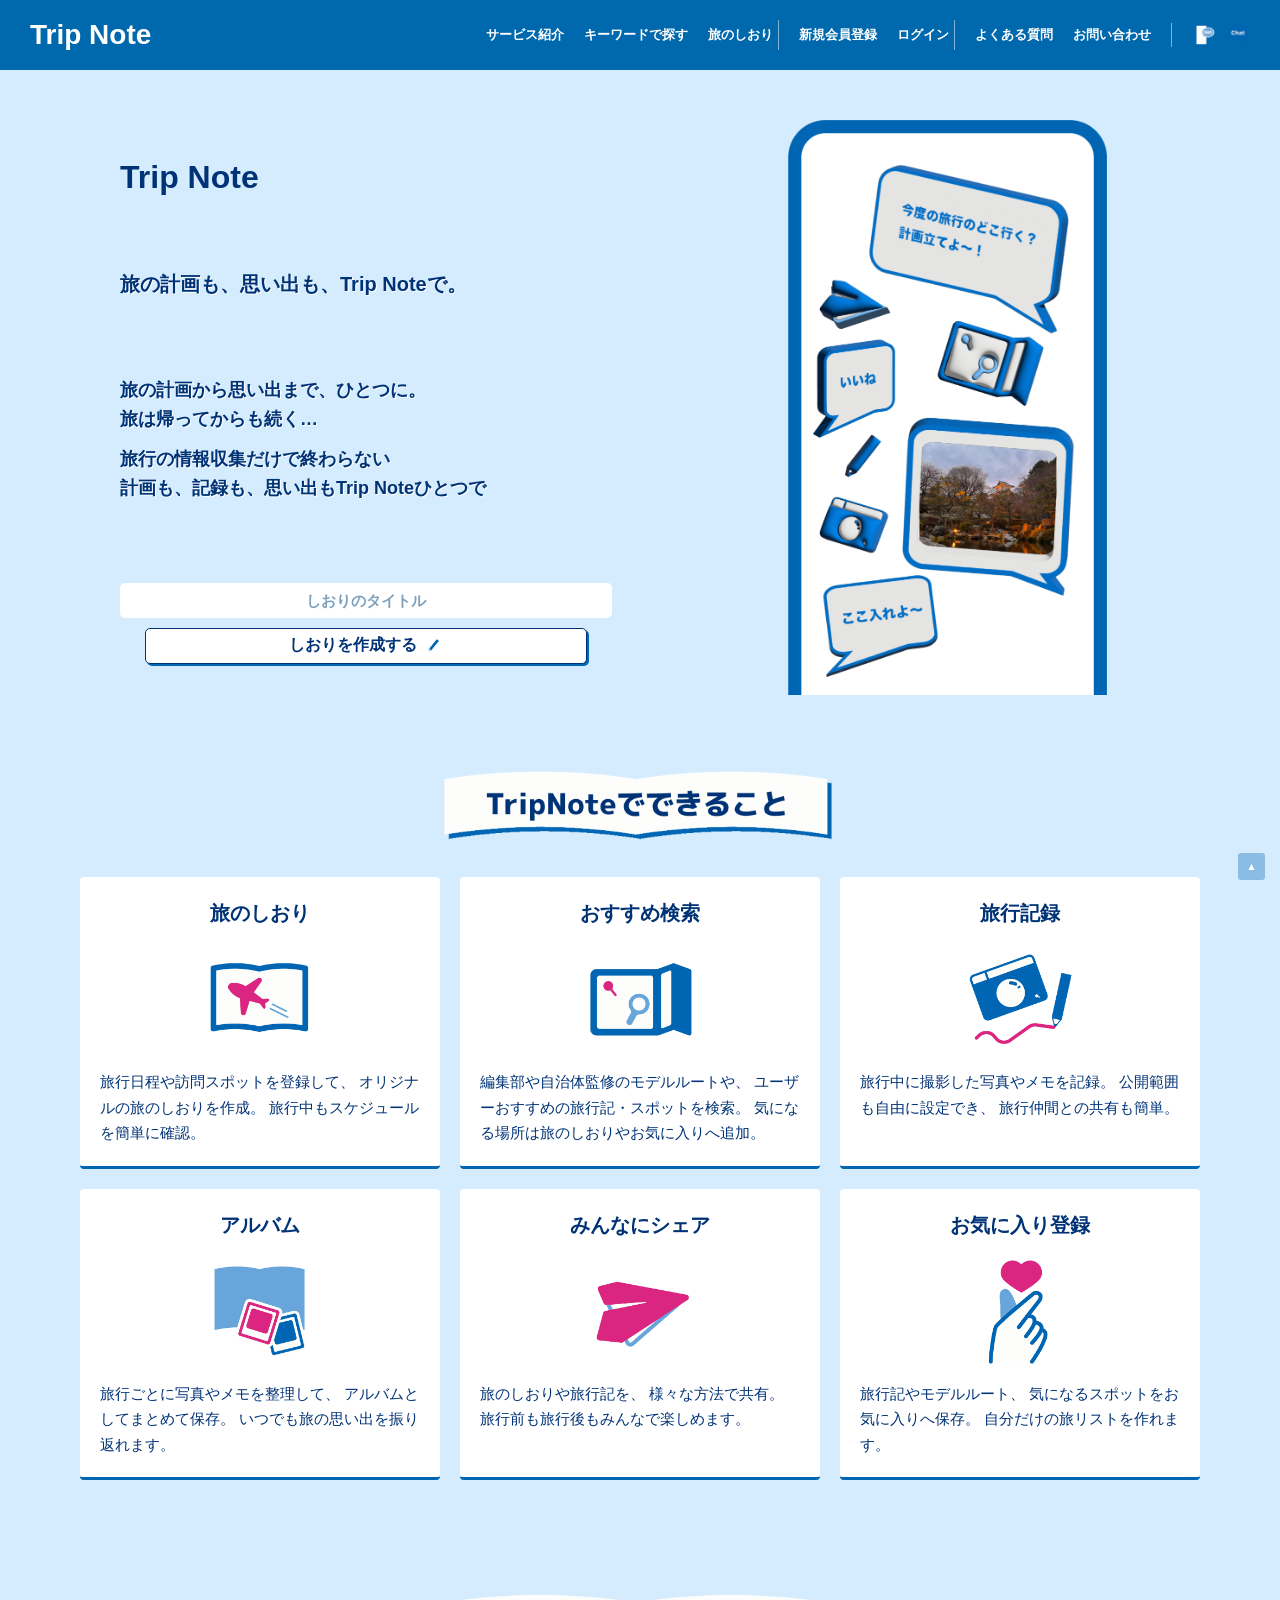
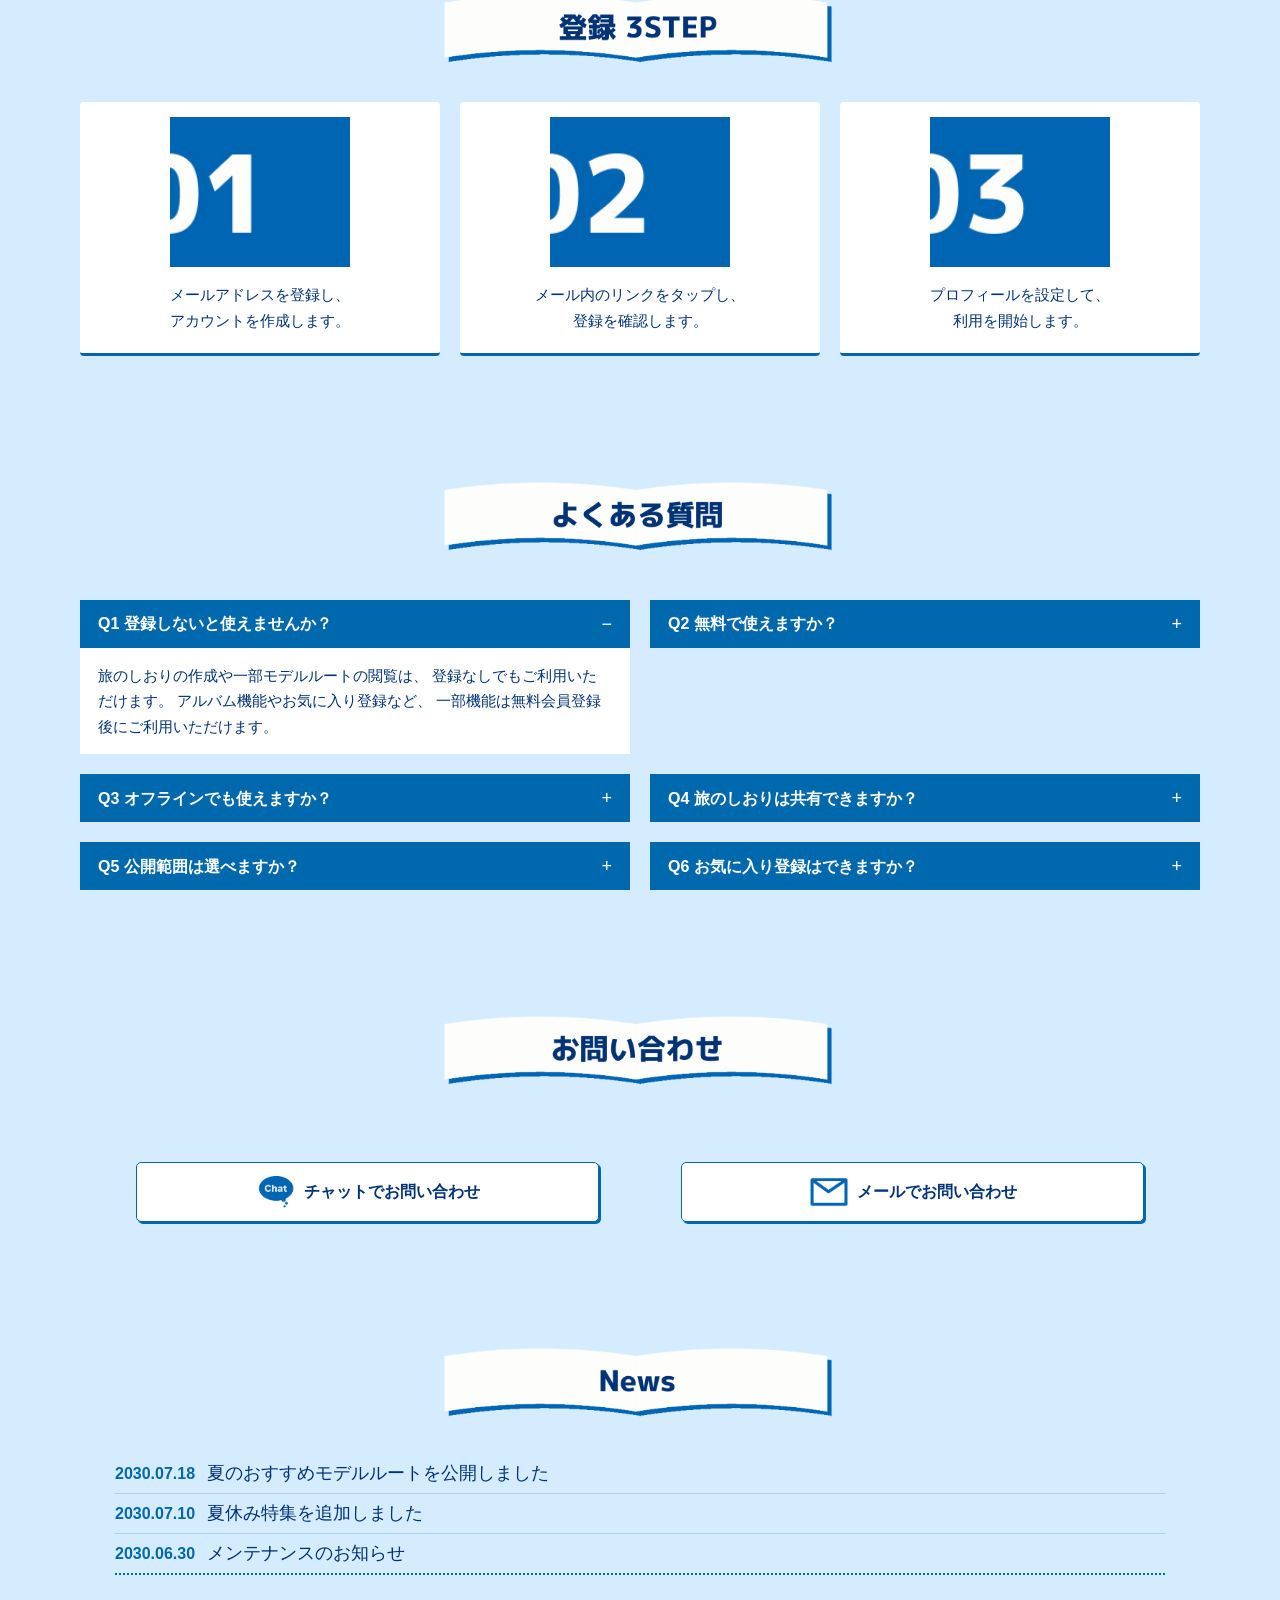
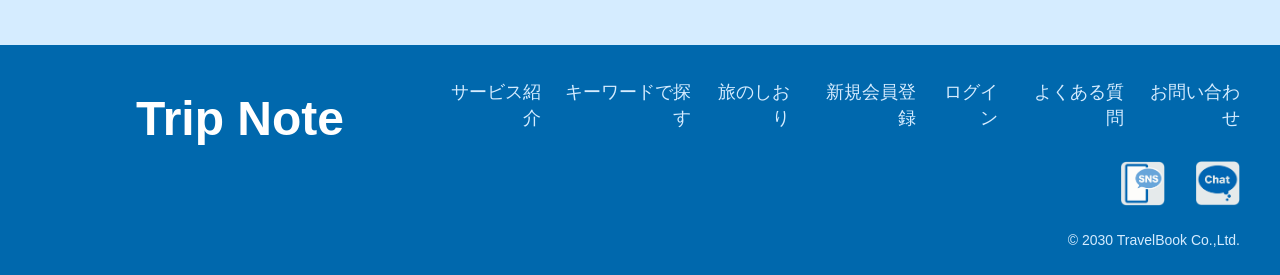
<file: index.html>
<!DOCTYPE html>
<html lang="ja">

<head>

    <!-- ページの基本設定 -->
    <meta charset="UTF-8">

    <!-- スマートフォンなどの画面幅に合わせて表示する -->
    <meta name="viewport" content="width=device-width, initial-scale=1.0">

    <!-- ページタイトル -->
    <title>Trip Note｜Top</title>

    <!-- 検索結果などに表示されるページの説明 -->
    <meta name="description" content="TripNoteと新しい旅を始めよう">

    <!-- CSSファイルの読み込み -->
    <link rel="stylesheet" href="./css/topStyle.css">

</head>


<body>

    <!-- ヘッダー -->
    <header>

        <!-- ヘッダー内の要素をまとめる -->
        <div class="headerInner">

            <!-- サイトロゴ -->
            <h1>
                <a class="siteIcon" href="index.html">
                    Trip Note
                </a>
            </h1>

            <!-- 新規登録リンク -->
            <a class="headerLink" href="register.html">新規登録</a>

            <!-- ログインリンク -->
            <a class="headerLink" href="login.html">ログイン</a>

            <!-- メニュー -->
            <details class="menu">

                <!-- メニューを開閉するボタン -->
                <summary class="menuButton">
                    <img src="./images/icon/topmenu.png" alt="メニューを開く">
                </summary>

                <!-- 開閉式メニューの内容 -->
                <nav class="menuNav">

                    <!-- サービス関連メニュー -->
                    <ul>
                        <li>
                            <a href="function.html">サービス紹介</a>
                        </li>

                        <li>
                            <a href="">キーワードで探す</a>
                        </li>

                        <li>
                            <a href="tripitinerary.html">旅のしおり</a>
                        </li>
                    </ul>

                    <!-- 会員関連メニュー -->
                    <ul>
                        <li>
                            <a href="register.html">新規会員登録</a>
                        </li>

                        <li>
                            <a href="login.html">ログイン</a>
                        </li>
                    </ul>

                    <!-- サポート関連メニュー -->
                    <ul>
                        <li>
                            <a href="">よくある質問</a>
                        </li>

                        <li>
                            <a href="">お問い合わせ</a>
                        </li>
                    </ul>

                    <!-- SNSリンク -->
                    <ul class="snsList">

                        <!-- SNS -->
                        <li>
                            <a class="snsLog" href="">
                                <img src="./images/icon/snsIcon02.png" alt="Trip NoteのSNSへのリンク">
                            </a>
                        </li>

                        <!-- chat -->
                        <li>
                            <a class="snsLog" href="">
                                <img src="./images/icon/Chat02.png" alt="Trip Noteお問い合わせチャットへのリンク">
                            </a>
                        </li>

                    </ul>

                </nav>

            </details>

        </div>

    </header>


    <!-- メインコンテンツ -->
    <main>

        <!-- ファーストビュー -->
        <section class="top1st">

            <!-- サイトタイトル -->
            <h1>Trip Note</h1>

            <!-- キャッチコピー -->
            <p class="topCatch">
                旅の計画も、思い出も、Trip Noteで。
            </p>

            <!-- サービス利用イメージ -->
            <figure class="topImage">
                <img class="top1stImg" src="./images/keyPicture/spBG.png" alt="Trip Noteの利用イメージ">
            </figure>

            <!-- サービスのコンセプト説明 -->
            <div class="topMessage">

                <!-- コンセプトメッセージ -->
                <p>
                    旅の計画から思い出まで、ひとつに。<br>
                    旅は帰ってからも続く…
                </p>

                <!-- サービスの特徴説明 -->
                <p>
                    旅行の情報収集だけで終わらない<br>
                    計画も、記録も、思い出もTrip Noteひとつで
                </p>

            </div>

            <!-- しおり作成フォーム -->
            <form class="bookmarkForm" action="" method="post">

                <!-- しおりタイトル入力欄 -->
                <div class="titleForm">
                    <input type="text" name="title" placeholder="しおりのタイトル">
                </div>

                <!-- しおり作成ボタン -->
                <div class="submitForm">
                    <button type="submit">
                        <span>しおりを作成する</span>
                        <img src="./images/icon/write_black.png" alt="しおり作成">
                    </button>
                </div>

            </form>

        </section>


        <!-- Trip Noteでできること -->
        <section class="function">

            <!-- セクションタイトル -->
            <h2>
                <img class="box_ttl" src="./images/boxTitle/boxtitle_01.png" alt="Trip Noteでできること">
            </h2>

            <!-- 機能一覧 -->
            <ul class="functionList">

                <!-- 旅のしおり -->
                <li class="function__item">

                    <!-- 機能名 -->
                    <h3>旅のしおり</h3>

                    <!-- 機能アイコンと説明文 -->
                    <div class="function__content">

                        <!-- 機能アイコン -->
                        <figure>
                            <img src="./images/icon/bookmark.png" alt="旅のしおりのアイコン">
                        </figure>

                        <!-- 機能説明 -->
                        <p>
                            旅行日程や訪問スポットを登録して、
                            オリジナルの旅のしおりを作成。
                            旅行中もスケジュールを簡単に確認。
                        </p>

                    </div>

                </li>


                <!-- おすすめ検索 -->
                <li class="function__item">

                    <!-- 機能名 -->
                    <h3>おすすめ検索</h3>

                    <!-- 機能アイコンと説明文 -->
                    <div class="function__content">

                        <!-- 機能アイコン -->
                        <figure>
                            <img src="./images/icon/search.png" alt="おすすめ検索のアイコン">
                        </figure>

                        <!-- 機能説明 -->
                        <p>
                            編集部や自治体監修のモデルルートや、
                            ユーザーおすすめの旅行記・スポットを検索。
                            気になる場所は旅のしおりやお気に入りへ追加。
                        </p>

                    </div>

                </li>


                <!-- 旅行記録 -->
                <li class="function__item">

                    <!-- 機能名 -->
                    <h3>旅行記録</h3>

                    <!-- 機能アイコンと説明文 -->
                    <div class="function__content">

                        <!-- 機能アイコン -->
                        <figure>
                            <img src="./images/icon/travellog.png" alt="旅行記録のアイコン">
                        </figure>

                        <!-- 機能説明 -->
                        <p>
                            旅行中に撮影した写真やメモを記録。
                            公開範囲も自由に設定でき、
                            旅行仲間との共有も簡単。
                        </p>

                    </div>

                </li>


                <!-- アルバム -->
                <li class="function__item">

                    <!-- 機能名 -->
                    <h3>アルバム</h3>

                    <!-- 機能アイコンと説明文 -->
                    <div class="function__content">

                        <!-- 機能アイコン -->
                        <figure>
                            <img src="./images/icon/album.png" alt="アルバムのアイコン">
                        </figure>

                        <!-- 機能説明 -->
                        <p>
                            旅行ごとに写真やメモを整理して、
                            アルバムとしてまとめて保存。
                            いつでも旅の思い出を振り返れます。
                        </p>

                    </div>

                </li>


                <!-- みんなにシェア -->
                <li class="function__item">

                    <!-- 機能名 -->
                    <h3>みんなにシェア</h3>

                    <!-- 機能アイコンと説明文 -->
                    <div class="function__content">

                        <!-- 機能アイコン -->
                        <figure>
                            <img src="./images/icon/share.png" alt="シェアのアイコン">
                        </figure>

                        <!-- 機能説明 -->
                        <p>
                            旅のしおりや旅行記を、
                            様々な方法で共有。<br>
                            旅行前も旅行後もみんなで楽しめます。
                        </p>

                    </div>

                </li>


                <!-- お気に入り登録 -->
                <li class="function__item">

                    <!-- 機能名 -->
                    <h3>お気に入り登録</h3>

                    <!-- 機能アイコンと説明文 -->
                    <div class="function__content">

                        <!-- 機能アイコン -->
                        <figure>
                            <img src="./images/icon/Favorite.png" alt="お気に入り登録のアイコン">
                        </figure>

                        <!-- 機能説明 -->
                        <p>
                            旅行記やモデルルート、
                            気になるスポットをお気に入りへ保存。
                            自分だけの旅リストを作れます。
                        </p>

                    </div>

                </li>

            </ul>

        </section>


        <!-- 会員登録の流れ -->
        <section class="registration">

            <!-- セクションタイトル -->
            <h2>
                <img class="box_ttl" src="./images/boxTitle/boxtitle_02.png" alt="登録3STEP">
            </h2>

            <!-- 登録手順一覧 -->
            <ol class="stepList">

                <!-- STEP01 -->
                <li>
                    <img src="./images/icon/Step01.jpg" alt="STEP01">

                    <!-- STEP01の説明 -->
                    <p>
                        メールアドレスを登録し、<br>
                        アカウントを作成します。
                    </p>
                </li>

                <!-- STEP02 -->
                <li>
                    <img src="./images/icon/Step02.jpg" alt="STEP02">

                    <!-- STEP02の説明 -->
                    <p>
                        メール内のリンクをタップし、<br>
                        登録を確認します。
                    </p>
                </li>

                <!-- STEP03 -->
                <li>
                    <img src="./images/icon/Step03.jpg" alt="STEP03">

                    <!-- STEP03の説明 -->
                    <p>
                        プロフィールを設定して、<br>
                        利用を開始します。
                    </p>
                </li>

            </ol>

        </section>


        <!-- よくある質問 -->
        <section class="QA">

            <!-- セクションタイトル -->
            <h2>
                <img class="box_ttl" src="./images/boxTitle/boxtitle_03.png" alt="よくある質問">
            </h2>

            <!-- FAQ一覧 -->
            <div class="qaList">

                <!-- Q1 -->
                <details open>

                    <!-- 質問 -->
                    <summary>
                        Q1 登録しないと使えませんか？
                    </summary>

                    <!-- 回答 -->
                    <p>
                        旅のしおりの作成や一部モデルルートの閲覧は、
                        登録なしでもご利用いただけます。
                        アルバム機能やお気に入り登録など、
                        一部機能は無料会員登録後にご利用いただけます。
                    </p>

                </details>


                <!-- Q2 -->
                <details>

                    <!-- 質問 -->
                    <summary>
                        Q2 無料で使えますか？
                    </summary>

                    <!-- 回答 -->
                    <p>
                        基本機能は無料でご利用いただけます。
                    </p>

                </details>


                <!-- Q3 -->
                <details>

                    <!-- 質問 -->
                    <summary>
                        Q3 オフラインでも使えますか？
                    </summary>

                    <!-- 回答 -->
                    <p>
                        保存した旅のしおりは、
                        オフラインでも閲覧できます。
                        電波の届きにくい場所でも、
                        旅行のスケジュールを確認できます。
                    </p>

                </details>


                <!-- Q4 -->
                <details>

                    <!-- 質問 -->
                    <summary>
                        Q4 旅のしおりは共有できますか？
                    </summary>

                    <!-- 回答 -->
                    <p>
                        URLやQRコードなどを利用して、
                        旅のしおりを共有できます。
                    </p>

                </details>


                <!-- Q5 -->
                <details>

                    <!-- 質問 -->
                    <summary>
                        Q5 公開範囲は選べますか？
                    </summary>

                    <!-- 回答 -->
                    <p>
                        旅行記録は公開範囲を設定できます。
                    </p>

                </details>


                <!-- Q6 -->
                <details>

                    <!-- 質問 -->
                    <summary>
                        Q6 お気に入り登録はできますか？
                    </summary>

                    <!-- 回答 -->
                    <p>
                        気になる旅行記やスポットを
                        お気に入りに保存できます。
                    </p>

                </details>

            </div>

        </section>


        <!-- お問い合わせ -->
        <section class="inquiry">

            <!-- セクションタイトル -->
            <h2>
                <img class="box_ttl" src="./images/boxTitle/boxtitle_04.png" alt="お問い合わせ">
            </h2>

            <!-- チャット問い合わせ -->
            <a class="inquiryicon" href="">
                <img src="./images/icon/Chat02.png" alt="チャット">
                <span>チャットでお問い合わせ</span>
            </a>

            <!-- メール問い合わせ -->
            <a class="inquiryicon" href="">
                <img src="./images/icon/mail.png" alt="メール">
                <span>メールでお問い合わせ</span>
            </a>

        </section>


        <!-- お知らせ -->
        <aside class="news">

            <!-- セクションタイトル -->
            <h2>
                <img class="box_ttl" src="./images/boxTitle/boxtitle_05.png" alt="News">
            </h2>

            <!-- お知らせ一覧 -->
            <ul>

                <!-- お知らせ01 -->
                <li>
                    <a href="">
                        <time datetime="2030-07-18">2030.07.18</time>
                        夏のおすすめモデルルートを公開しました
                    </a>
                </li>

                <!-- お知らせ02 -->
                <li>
                    <a href="">
                        <time datetime="2030-07-10">2030.07.10</time>
                        夏休み特集を追加しました
                    </a>
                </li>

                <!-- お知らせ03 -->
                <li>
                    <a href="">
                        <time datetime="2030-06-30">2030.06.30</time>
                        メンテナンスのお知らせ
                    </a>
                </li>

            </ul>

        </aside>

    </main>


    <!-- フッター -->
    <footer>
        <div class="footerInner">

            <!-- フッターロゴ -->
            <a class="footerLogo" href="index.html">
                <p>Trip Note</p>
            </a>

            <!-- フッター右側 -->
            <div class="footerRight">

                <!-- フッターナビゲーション -->
                <div class="footerNav">

                    <!-- サービス関連リンク -->
                    <ul>
                        <li>
                            <a href="function.html">サービス紹介</a>
                        </li>

                        <li>
                            <a href="">キーワードで探す</a>
                        </li>

                        <li>
                            <a href="tripitinerary.html">旅のしおり</a>
                        </li>
                    </ul>

                    <!-- 会員関連リンク -->
                    <ul>
                        <li>
                            <a href="register.html">新規会員登録</a>
                        </li>

                        <li>
                            <a href="login.html">ログイン</a>
                        </li>
                    </ul>

                    <!-- サポート関連リンク -->
                    <ul>
                        <li>
                            <a href="">よくある質問</a>
                        </li>

                        <li>
                            <a href="">お問い合わせ</a>
                        </li>
                    </ul>

                </div>


                <!-- フッターSNSリンク -->
                <ul class="footerSns">

                    <!-- SNS -->
                    <li>
                        <a class="snsLog" href="">
                            <img src="./images/icon/snsIcon.png" alt="Trip NoteのSNSへのリンク">
                        </a>
                    </li>

                    <!-- chat -->
                    <li>
                        <a class="snsLog" href="">
                            <img src="./images/icon/Chat.png" alt="Trip Noteお問い合わせチャットへのリンク">
                        </a>
                    </li>

                </ul>

                <!-- コピーライト -->
                <small>
                    &copy; 2030 TravelBook Co.,Ltd.
                </small>

            </div>
        </div>
    </footer>


    <!-- ページ上部へ戻るボタン -->
    <a class="btn_top" href="#">▲</a>
    <!-- JavaScript -->
    <script>

        // ヘッダー内のメニュー（details要素）を取得
        const menu = document.querySelector('.menu');


        // 画面幅に応じてメニューの開閉状態を切り替える関数
        function pcMenu() {

            // 画面幅が768px以上の場合（タブレット・PC）
            if (window.innerWidth >= 768) {

                // メニューを常に開いた状態にする
                // <details class="menu" open> と同じ状態になる
                menu.setAttribute('open', '');

            } else {

                // 画面幅が767px以下の場合（スマートフォン）
                // open属性を削除して、メニューを閉じた状態にする
                menu.removeAttribute('open');
            }
        }


        // ページを読み込んだときに、
        // 現在の画面幅に合わせてメニューの状態を設定する
        pcMenu();


        // ブラウザのサイズを変更したときにも、
        // 画面幅に合わせてメニューの状態を切り替える
        window.addEventListener('resize', pcMenu);

    </script>
</body>

</html>
</file>
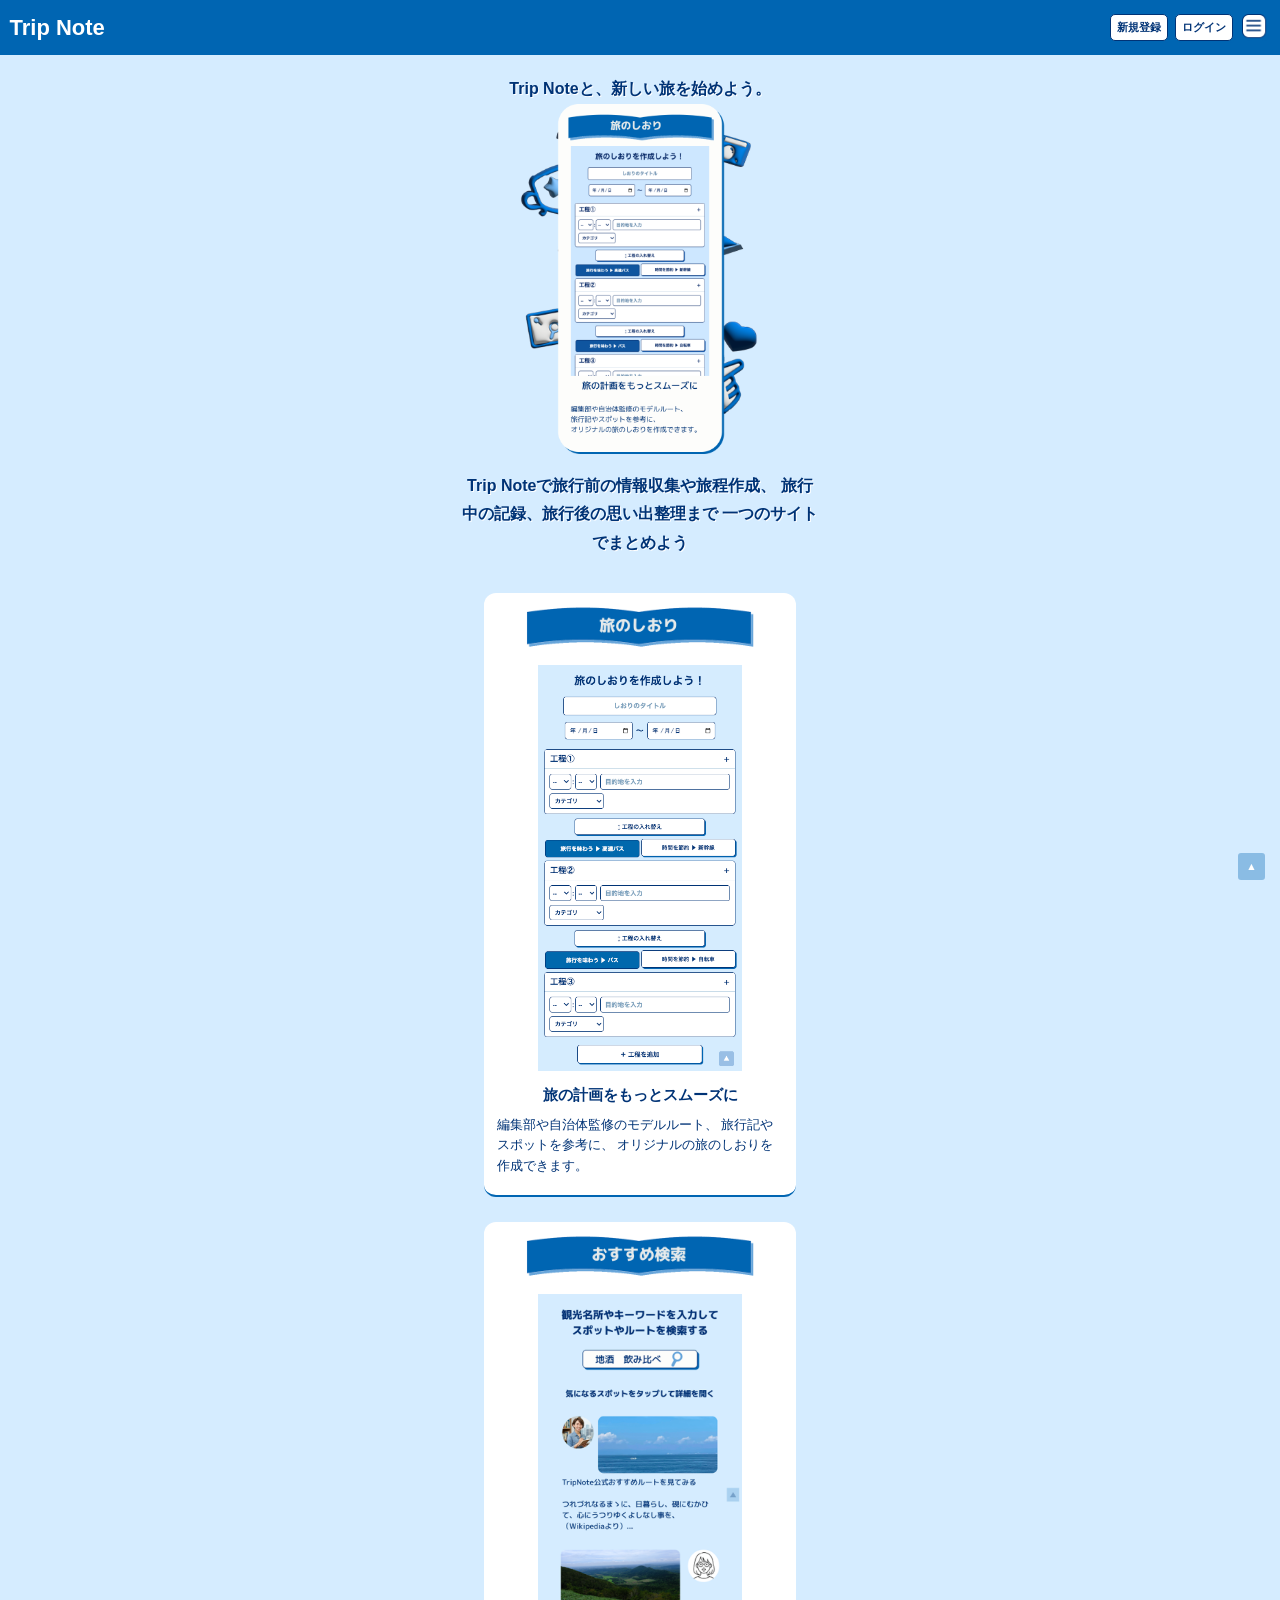
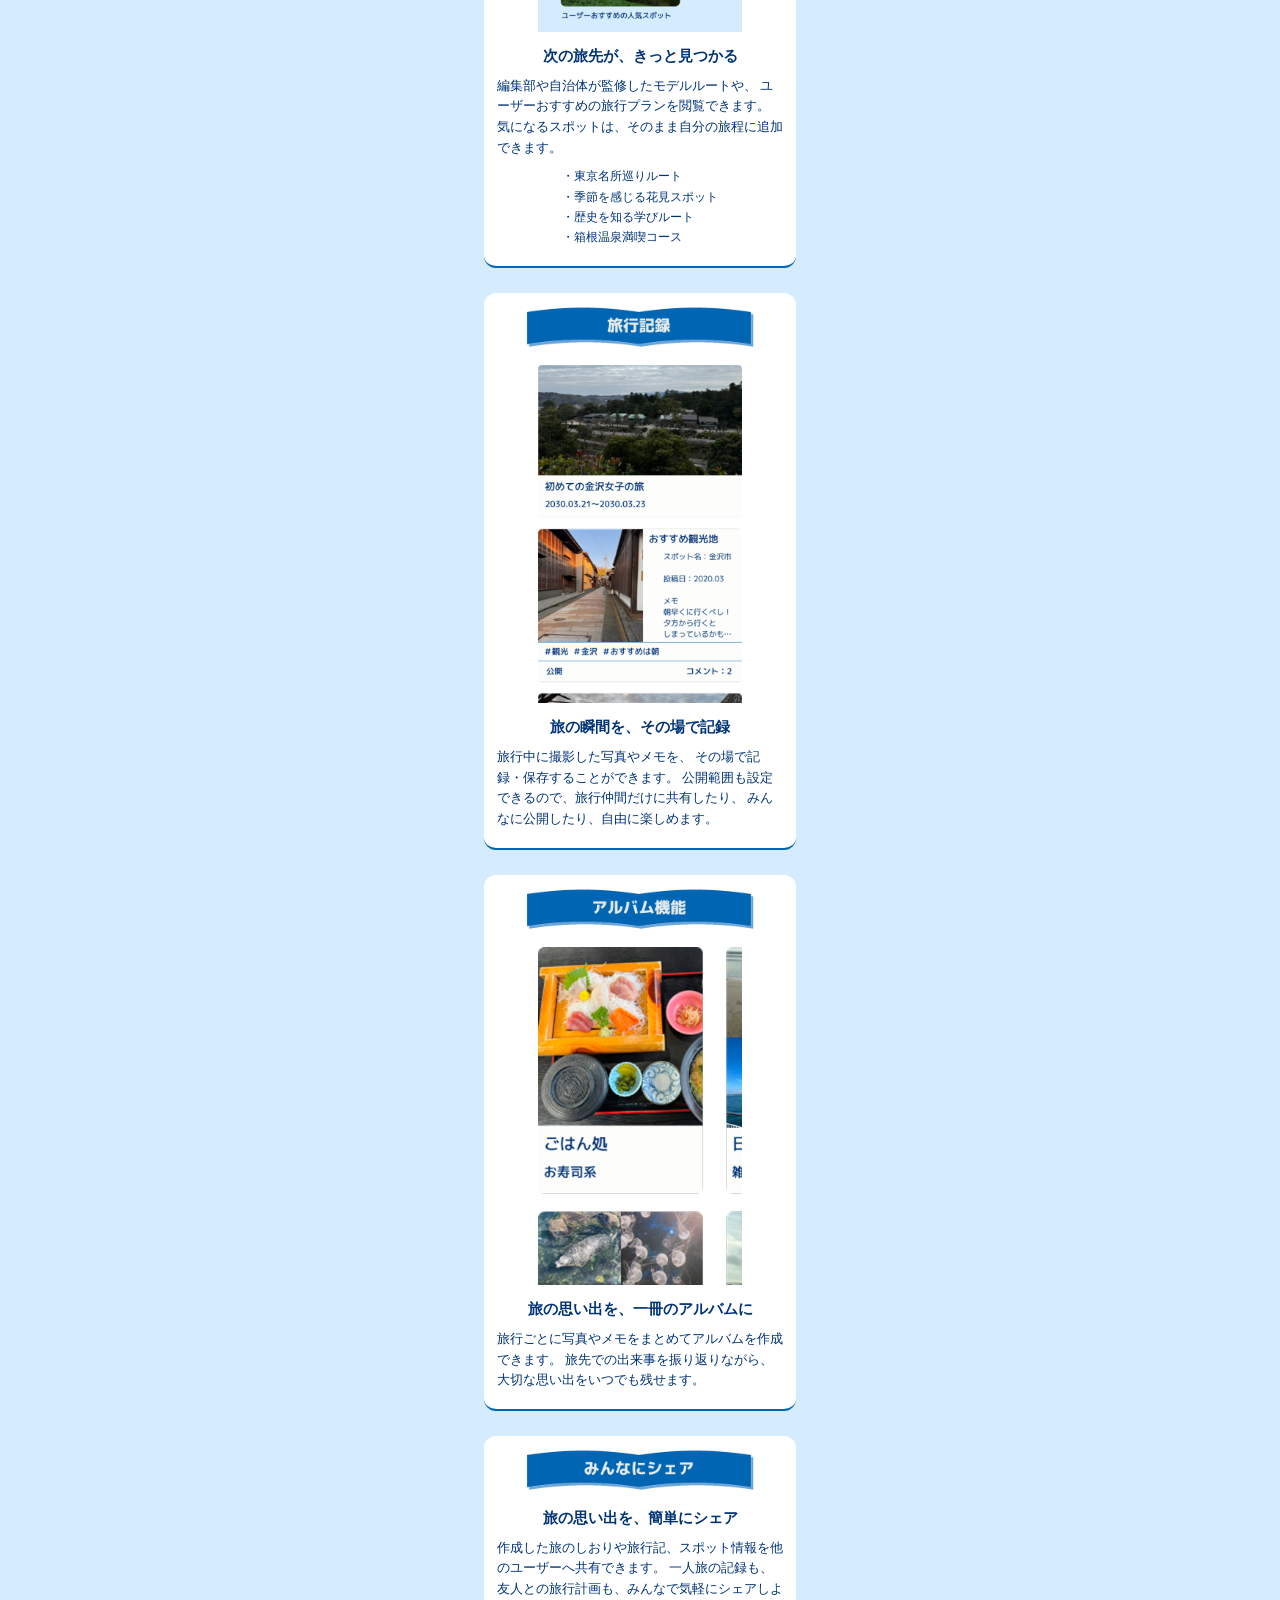
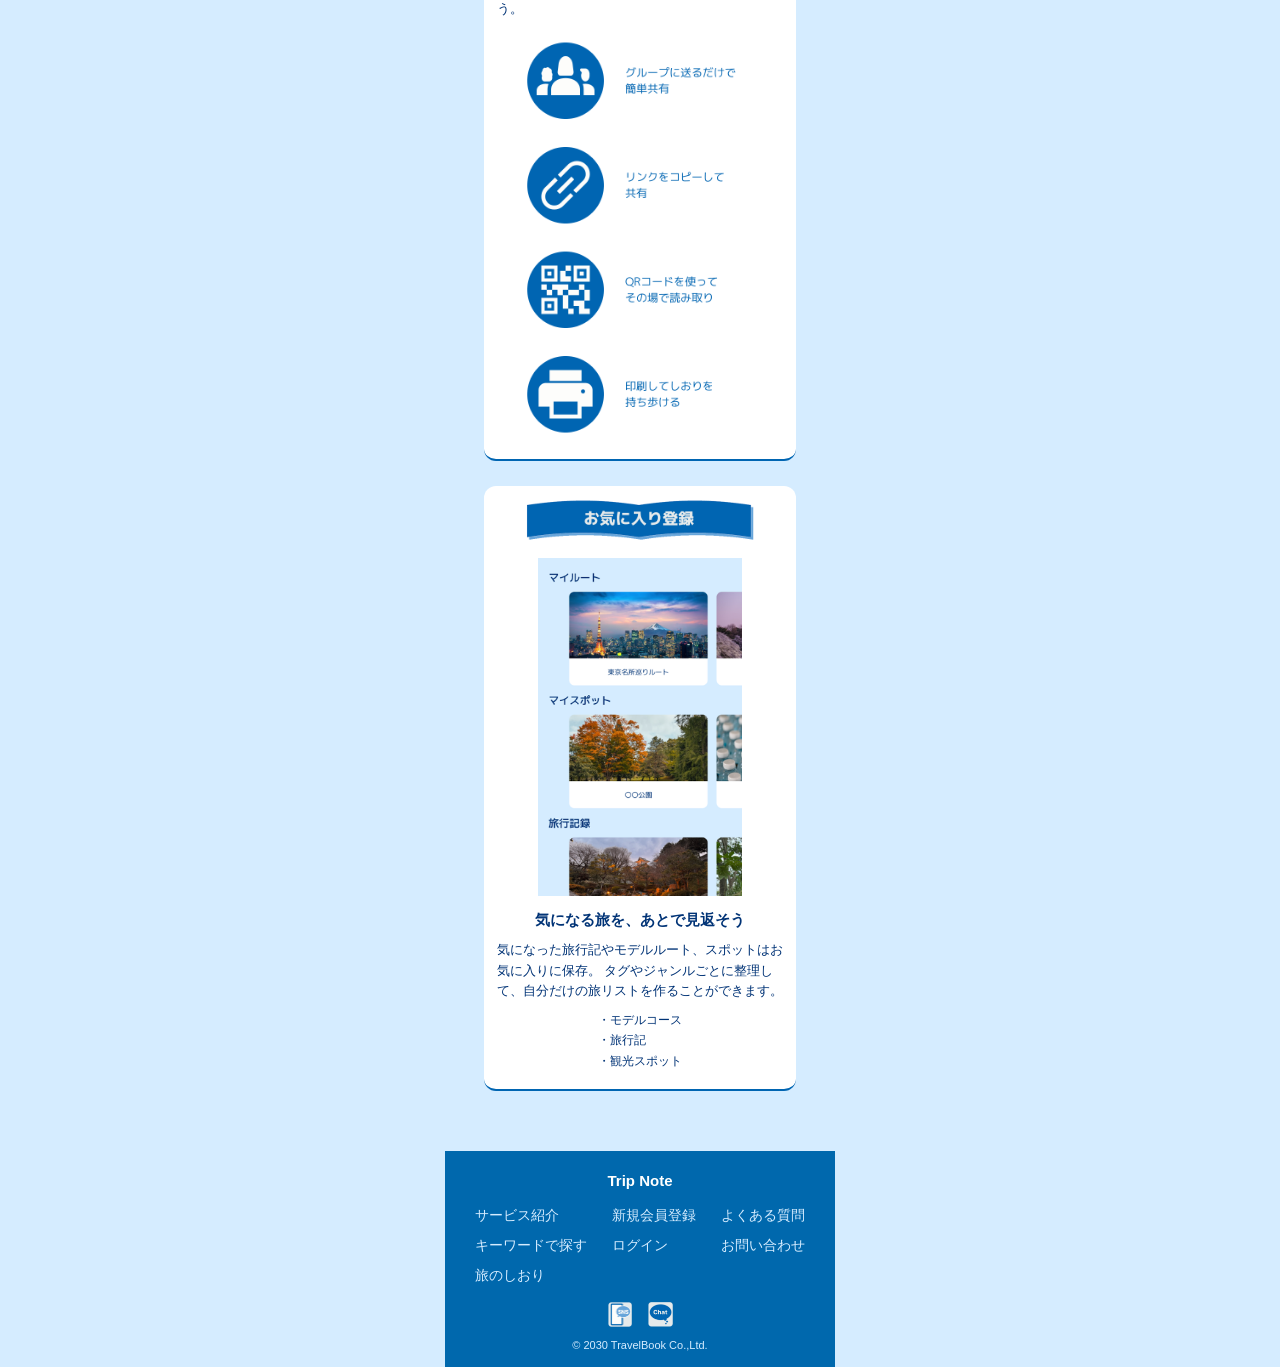
<file: function.html>
<!DOCTYPE html>
<html lang="ja">

<head>

    <!-- ページの基本設定 -->
    <meta charset="UTF-8">

    <!-- スマートフォンなどの画面幅に合わせて表示する -->
    <meta name="viewport" content="width=device-width, initial-scale=1.0">

    <!-- ページタイトル -->
    <title>Trip Note｜サービス紹介</title>

    <!-- 検索結果などに表示されるページの説明 -->
    <meta name="description" content="Trip Noteの機能をご紹介します。旅の計画から思い出の記録まで、ひとつのサービスで楽しめます。">

    <!-- CSSファイルの読み込み -->
    <link rel="stylesheet" href="./css/functionStyle.css">

</head>



<body>

    <!-- ヘッダー -->
    <header>

        <!-- ヘッダー内の要素をまとめる -->
        <div class="headerInner">

            <!-- サイトロゴ -->
            <h1>
                <a class="siteIcon" href="index.html">
                    Trip Note
                </a>
            </h1>

            <!-- 新規登録リンク -->
            <a class="headerLink" href="register.html">新規登録</a>

            <!-- ログインリンク -->
            <a class="headerLink" href="login.html">ログイン</a>

            <!-- メニュー -->
            <details class="menu">

                <!-- メニューを開閉するボタン -->
                <summary class="menuButton">
                    <img src="./images/icon/topmenu.png" alt="メニューを開く">
                </summary>

                <!-- 開閉式メニューの内容 -->
                <nav class="menuNav">

                    <!-- サービス関連メニュー -->
                    <ul>
                        <li>
                            <a href="function.html">サービス紹介</a>
                        </li>

                        <li>
                            <a href="">キーワードで探す</a>
                        </li>

                        <li>
                            <a href="tripitinerary.html">旅のしおり</a>
                        </li>
                    </ul>

                    <!-- 会員関連メニュー -->
                    <ul>
                        <li>
                            <a href="register.html">新規会員登録</a>
                        </li>

                        <li>
                            <a href="login.html">ログイン</a>
                        </li>
                    </ul>

                    <!-- サポート関連メニュー -->
                    <ul>
                        <li>
                            <a href="">よくある質問</a>
                        </li>

                        <li>
                            <a href="">お問い合わせ</a>
                        </li>
                    </ul>

                    <!-- SNSリンク -->
                    <ul class="snsList">

                        <!-- SNS -->
                        <li>
                            <a class="snsLog" href="">
                                <img src="./images/icon/snsIcon02.png" alt="Trip NoteのSNSへのリンク">
                            </a>
                        </li>

                        <!-- chat -->
                        <li>
                            <a class="snsLog" href="">
                                <img src="./images/icon/Chat02.png" alt="Trip Noteお問い合わせチャットへのリンク">
                            </a>
                        </li>

                    </ul>

                </nav>

            </details>

        </div>

    </header>



    <!-- メインコンテンツ -->
    <main>

        <!-- ページタイトル -->
        <section class="functionTop">

            <!-- ページの導入文 -->
            <p class="functionLead">
                Trip Noteと、新しい旅を始めよう。
            </p>

            <!-- サービス紹介のイメージ画像 -->
            <h1>
                <img class="box_ttl" src="./images/keyPicture/2ndTopview.png" alt="Trip Noteでできることの参考画像">
            </h1>

            <!-- ページの導入文 -->
            <p class="functionLead">
                Trip Noteで旅行前の情報収集や旅程作成、
                旅行中の記録、旅行後の思い出整理まで
                一つのサイトでまとめよう
            </p>

        </section>



        <!-- 機能一覧 -->
        <section class="function">

            <!-- 旅のしおり -->
            <article class="functionItem">

                <!-- 機能タイトル -->
                <h2>
                    <img class="box_ttl" src="./images/function/function_title01.png" alt="旅のしおり">
                </h2>

                <!-- 機能サンプル画像 -->
                <figure>
                    <img src="./images/function/function_sample01.png" alt="旅のしおりのサンプル画像">
                </figure>

                <!-- 機能説明 -->
                <div class="functionContent">

                    <h3>旅の計画をもっとスムーズに</h3>

                    <p>
                        編集部や自治体監修のモデルルート、
                        旅行記やスポットを参考に、
                        オリジナルの旅のしおりを作成できます。
                    </p>

                </div>

            </article>



            <!-- おすすめ検索 -->
            <article class="functionItem">

                <!-- 機能タイトル -->
                <h2>
                    <img class="box_ttl" src="./images/function/function_title02.png" alt="おすすめ検索">
                </h2>

                <!-- 機能サンプル画像 -->
                <figure>
                    <img src="./images/function/function_sample02.png" alt="おすすめ検索のサンプル画像">
                </figure>

                <!-- 機能説明 -->
                <div class="functionContent">

                    <h3>次の旅先が、きっと見つかる</h3>

                    <p>
                        編集部や自治体が監修したモデルルートや、
                        ユーザーおすすめの旅行プランを閲覧できます。
                        気になるスポットは、そのまま自分の旅程に追加できます。
                    </p>

                    <ul>

                        <li>東京名所巡りルート</li>

                        <li>季節を感じる花見スポット</li>

                        <li>歴史を知る学びルート</li>

                        <li>箱根温泉満喫コース</li>

                    </ul>

                </div>

            </article>



            <!-- 旅行記録 -->
            <article class="functionItem">

                <!-- 機能タイトル -->
                <h2>
                    <img class="box_ttl" src="./images/function/function_title03.png" alt="旅行記録">
                </h2>

                <!-- 機能サンプル画像 -->
                <figure>
                    <img src="./images/function/function_sample03.png" alt="旅行記録のサンプル画像">
                </figure>

                <!-- 機能説明 -->
                <div class="functionContent">

                    <h3>旅の瞬間を、その場で記録</h3>

                    <p>
                        旅行中に撮影した写真やメモを、
                        その場で記録・保存することができます。
                        公開範囲も設定できるので、旅行仲間だけに共有したり、
                        みんなに公開したり、自由に楽しめます。
                    </p>

                </div>

            </article>



            <!-- アルバム -->
            <article class="functionItem">

                <!-- 機能タイトル -->
                <h2>
                    <img class="box_ttl" src="./images/function/function_title04.png" alt="アルバム">
                </h2>

                <!-- 機能サンプル画像 -->
                <figure>
                    <img src="./images/function/function_sample04.png" alt="アルバム機能のサンプル画像">
                </figure>

                <!-- 機能説明 -->
                <div class="functionContent">

                    <h3>旅の思い出を、一冊のアルバムに</h3>

                    <p>
                        旅行ごとに写真やメモをまとめてアルバムを作成できます。
                        旅先での出来事を振り返りながら、
                        大切な思い出をいつでも残せます。
                    </p>

                </div>

            </article>



            <!-- みんなにシェア -->
            <article class="functionItem">

                <!-- 機能タイトル -->
                <h2>
                    <img class="box_ttl" src="./images/function/function_title05.png" alt="みんなにシェア">
                </h2>

                <!-- 機能説明 -->
                <div class="functionContent">

                    <h3>旅の思い出を、簡単にシェア</h3>

                    <p>
                        作成した旅のしおりや旅行記、スポット情報を他のユーザーへ共有できます。
                        一人旅の記録も、友人との旅行計画も、みんなで気軽にシェアしよう。
                    </p>

                    <!-- シェア方法のサンプル画像 -->
                    <figure>
                        <img src="./images/function/function_sample05.png" alt="グループに送るだけで簡単共有、リンクをコピーして共有、QRコードを使ってその場で読み取り、印刷してしおりを持ち歩ける">
                    </figure>

                </div>

            </article>



            <!-- お気に入り登録 -->
            <article class="functionItem">

                <!-- 機能タイトル -->
                <h2>
                    <img class="box_ttl" src="./images/function/function_title06.png" alt="お気に入り登録">
                </h2>

                <!-- 機能サンプル画像 -->
                <figure>
                    <img src="./images/function/function_sample06.png" alt="お気に入り機能のサンプル画像">
                </figure>

                <!-- 機能説明 -->
                <div class="functionContent">

                    <h3>気になる旅を、あとで見返そう</h3>

                    <p>
                        気になった旅行記やモデルルート、スポットはお気に入りに保存。
                        タグやジャンルごとに整理して、自分だけの旅リストを作ることができます。
                    </p>

                    <ul>

                        <li>モデルコース</li>

                        <li>旅行記</li>

                        <li>観光スポット</li>

                    </ul>

                </div>

            </article>

        </section>

    </main>



    <!-- フッター -->
    <footer>

        <!-- フッターロゴ -->
        <a class="footerLogo" href="index.html">
            <p>Trip Note</p>
        </a>

        <!-- フッターナビゲーション -->
        <div class="footerNav">

            <!-- サービス関連リンク -->
            <ul>
                <li>
                    <a href="function.html">サービス紹介</a>
                </li>

                <li>
                    <a href="">キーワードで探す</a>
                </li>

                <li>
                    <a href="tripitinerary.html">旅のしおり</a>
                </li>
            </ul>

            <!-- 会員関連リンク -->
            <ul>
                <li>
                    <a href="register.html">新規会員登録</a>
                </li>

                <li>
                    <a href="login.html">ログイン</a>
                </li>
            </ul>

            <!-- サポート関連リンク -->
            <ul>
                <li>
                    <a href="">よくある質問</a>
                </li>

                <li>
                    <a href="">お問い合わせ</a>
                </li>
            </ul>

        </div>



        <!-- フッターSNSリンク -->
        <ul class="footerSns">

            <!-- SNS -->
                <li>
                    <a class="snsLog" href="">
                        <img src="./images/icon/snsIcon.png" alt="Trip NoteのSNSへのリンク">
                    </a>
                </li>

                <!-- chat -->
                <li>
                    <a class="snsLog" href="">
                        <img src="./images/icon/Chat.png" alt="Trip Noteお問い合わせチャットへのリンク">
                    </a>
                </li>

        </ul>



        <!-- コピーライト -->
        <small>
            &copy; 2030 TravelBook Co.,Ltd.
        </small>

    </footer>



    <!-- ページ上部へ戻るボタン -->
    <a class="btn_top" href="#">▲</a>

</body>

</html>
</file>
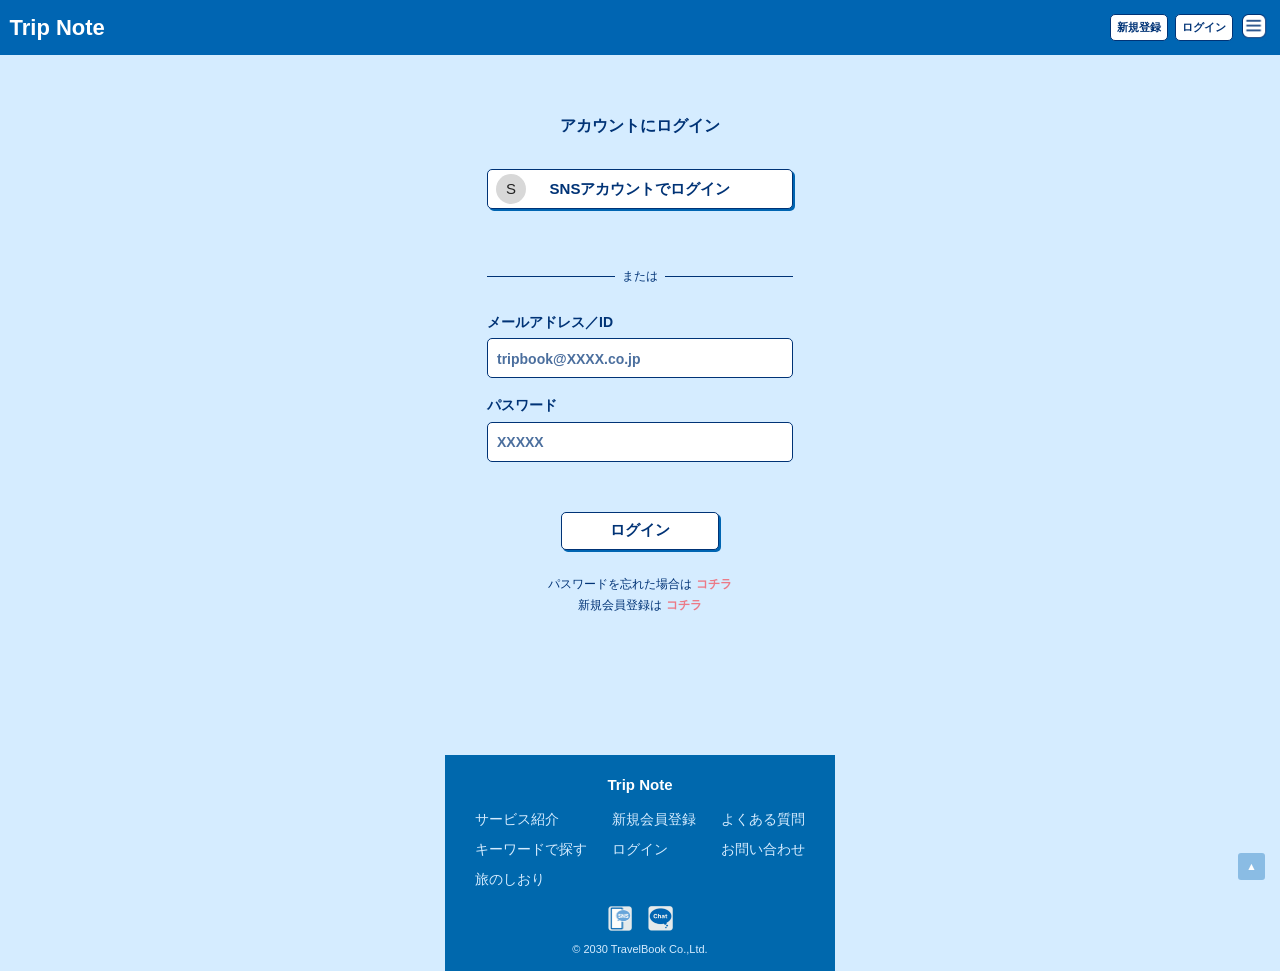
<file: login.html>
<!DOCTYPE html>
<html lang="ja">

<head>

    <!-- ページの基本設定 -->
    <meta charset="UTF-8">

    <!-- スマートフォンなどの画面幅に合わせて表示する -->
    <meta name="viewport" content="width=device-width, initial-scale=1.0">

    <!-- ページタイトル -->
    <title>Trip Note｜ログイン</title>

    <!-- 検索結果などに表示されるページの説明 -->
    <meta name="description" content="Trip Noteのログインページです。">

    <!-- CSSファイルの読み込み -->
    <link rel="stylesheet" href="./css/loginStyle.css">

</head>


<body>

    <!-- ヘッダー -->
    <header>

        <!-- ヘッダー内の要素をまとめる -->
        <div class="headerInner">

            <!-- サイトロゴ -->
            <h1>
                <a class="siteIcon" href="index.html">
                    Trip Note
                </a>
            </h1>

            <!-- 新規登録リンク -->
            <a class="headerLink" href="register.html">新規登録</a>

            <!-- ログインリンク -->
            <a class="headerLink" href="login.html">ログイン</a>

            <!-- メニュー -->
            <details class="menu">

                <!-- メニューを開閉するボタン -->
                <summary class="menuButton">
                    <img src="./images/icon/topmenu.png" alt="メニューを開く">
                </summary>

                <!-- 開閉式メニューの内容 -->
                <nav class="menuNav">

                    <!-- サービス関連メニュー -->
                    <ul>
                        <li>
                            <a href="function.html">サービス紹介</a>
                        </li>

                        <li>
                            <a href="">キーワードで探す</a>
                        </li>

                        <li>
                            <a href="tripitinerary.html">旅のしおり</a>
                        </li>
                    </ul>

                    <!-- 会員関連メニュー -->
                    <ul>
                        <li>
                            <a href="register.html">新規会員登録</a>
                        </li>

                        <li>
                            <a href="login.html">ログイン</a>
                        </li>
                    </ul>

                    <!-- サポート関連メニュー -->
                    <ul>
                        <li>
                            <a href="">よくある質問</a>
                        </li>

                        <li>
                            <a href="">お問い合わせ</a>
                        </li>
                    </ul>

                    <!-- SNSリンク -->
                    <ul class="snsList">

                        <!-- SNS -->
                        <li>
                            <a class="snsLog" href="">
                                <img src="./images/icon/snsIcon02.png" alt="Trip NoteのSNSへのリンク">
                            </a>
                        </li>

                        <!-- chat -->
                        <li>
                            <a class="snsLog" href="">
                                <img src="./images/icon/Chat02.png" alt="Trip Noteお問い合わせチャットへのリンク">
                            </a>
                        </li>

                    </ul>

                </nav>

            </details>

        </div>

    </header>



    <!-- メインコンテンツ -->
    <main>

        <!-- ログインエリア -->
        <section class="login">

            <!-- ログインタイトル -->
            <h1>アカウントにログイン</h1>


            <!-- 外部サービスログイン -->
            <div class="socialLogin">

                <!-- SNSログイン -->
                <a class="socialButton" href="">

                    <!-- SNSアイコン -->
                    <span class="socialIcon">S</span>

                    <!-- SNSログイン文字 -->
                    <span class="socialText">SNSアカウントでログイン</span>

                </a>

            </div>



            <!-- 区切り線 -->
            <div class="loginDivider">

                <!-- 区切り線左側 -->
                <span></span>

                <!-- 区切り文字 -->
                <p>または</p>

                <!-- 区切り線右側 -->
                <span></span>

            </div>



            <!-- ログインフォーム -->
            <form class="loginForm" action="" method="post">

                <!-- メールアドレス -->
                <div class="formItem">

                    <label for="email">メールアドレス／ID</label>

                    <input
                        id="email"
                        type="text"
                        name="email"
                        placeholder="tripbook@XXXX.co.jp"
                    >

                </div>


                <!-- パスワード -->
                <div class="formItem">

                    <label for="password">パスワード</label>

                    <input
                        id="password"
                        type="password"
                        name="password"
                        placeholder="XXXXX"
                    >

                </div>


                <!-- ログインボタン -->
                <button class="loginButton" type="submit">
                    ログイン
                </button>

            </form>



            <!-- パスワードを忘れた場合 -->
            <p class="loginHelp">

                パスワードを忘れた場合は

                <a href="">
                    コチラ
                </a>

            </p>


            <!-- 新規会員登録 -->
            <p class="loginHelp">

                新規会員登録は

                <a href="register.html">
                    コチラ
                </a>

            </p>

        </section>

    </main>



    <!-- フッター -->
    <footer>

        <!-- フッターロゴ -->
        <a class="footerLogo" href="index.html">
            <p>Trip Note</p>
        </a>


        <!-- フッターナビゲーション -->
        <div class="footerNav">

            <!-- サービス関連リンク -->
            <ul>
                <li>
                    <a href="function.html">サービス紹介</a>
                </li>

                <li>
                    <a href="">キーワードで探す</a>
                </li>

                <li>
                    <a href="tripitinerary.html">旅のしおり</a>
                </li>
            </ul>


            <!-- 会員関連リンク -->
            <ul>
                <li>
                    <a href="register.html">新規会員登録</a>
                </li>

                <li>
                    <a href="login.html">ログイン</a>
                </li>
            </ul>


            <!-- サポート関連リンク -->
            <ul>
                <li>
                    <a href="">よくある質問</a>
                </li>

                <li>
                    <a href="">お問い合わせ</a>
                </li>
            </ul>

        </div>



        <!-- フッターSNSリンク -->
        <ul class="footerSns">

            <!-- SNS -->
                <li>
                    <a class="snsLog" href="">
                        <img src="./images/icon/snsIcon.png" alt="Trip NoteのSNSへのリンク">
                    </a>
                </li>

                <!-- chat -->
                <li>
                    <a class="snsLog" href="">
                        <img src="./images/icon/Chat.png" alt="Trip Noteお問い合わせチャットへのリンク">
                    </a>
                </li>

        </ul>



        <!-- コピーライト -->
        <small>
            &copy; 2030 TravelBook Co.,Ltd.
        </small>

    </footer>



    <!-- ページ上部へ戻るボタン -->
    <a class="btn_top" href="#">▲</a>

</body>

</html>
</file>
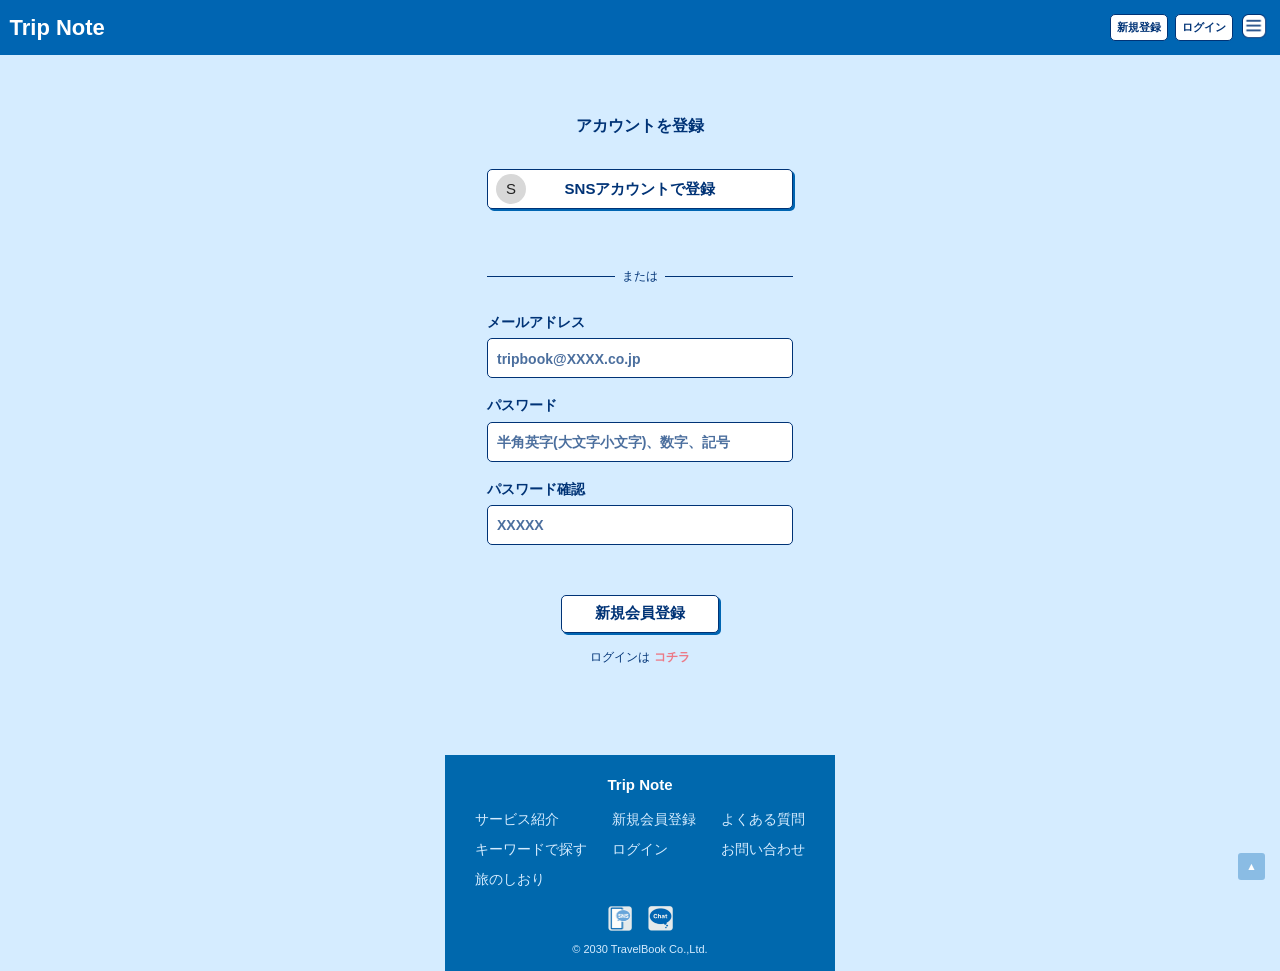
<file: register.html>
<!DOCTYPE html>
<html lang="ja">

<head>
    <!-- ページの基本設定 -->
    <meta charset="UTF-8">

    <!-- スマートフォンなどの画面幅に合わせて表示する -->
    <meta name="viewport" content="width=device-width, initial-scale=1.0">

    <!-- ページタイトル -->
    <title>Trip Note｜新規会員登録</title>

    <!-- 検索結果などに表示されるページの説明 -->
    <meta name="description" content="Trip Noteの新規会員登録ページです。">

    <!-- CSSファイルの読み込み -->
    <link rel="stylesheet" href="./css/registerStyle.css">
    
</head>

<body>

    <!-- ヘッダー -->
    <header>

        <!-- ヘッダー内の要素をまとめる -->
        <div class="headerInner">

            <!-- サイトロゴ -->
            <h1>
                <a class="siteIcon" href="index.html">
                    Trip Note
                </a>
            </h1>

            <!-- 新規登録リンク -->
            <a class="headerLink" href="register.html">新規登録</a>

            <!-- ログインリンク -->
            <a class="headerLink" href="login.html">ログイン</a>

            <!-- メニュー -->
            <details class="menu">

                <!-- メニューを開閉するボタン -->
                <summary class="menuButton">
                    <img src="./images/icon/topmenu.png" alt="メニューを開く">
                </summary>

                <!-- 開閉式メニューの内容 -->
                <nav class="menuNav">

                    <!-- サービス関連メニュー -->
                    <ul>
                        <li>
                            <a href="function.html">サービス紹介</a>
                        </li>

                        <li>
                            <a href="">キーワードで探す</a>
                        </li>

                        <li>
                            <a href="tripitinerary.html">旅のしおり</a>
                        </li>
                    </ul>

                    <!-- 会員関連メニュー -->
                    <ul>
                        <li>
                            <a href="register.html">新規会員登録</a>
                        </li>

                        <li>
                            <a href="login.html">ログイン</a>
                        </li>
                    </ul>

                    <!-- サポート関連メニュー -->
                    <ul>
                        <li>
                            <a href="">よくある質問</a>
                        </li>

                        <li>
                            <a href="">お問い合わせ</a>
                        </li>
                    </ul>

                    <!-- SNSリンク -->
                    <ul class="snsList">

                        <!-- SNS -->
                        <li>
                            <a class="snsLog" href="">
                                <img src="./images/icon/snsIcon02.png" alt="Trip NoteのSNSへのリンク">
                            </a>
                        </li>

                        <!-- chat -->
                        <li>
                            <a class="snsLog" href="">
                                <img src="./images/icon/Chat02.png" alt="Trip Noteお問い合わせチャットへのリンク">
                            </a>
                        </li>

                    </ul>

                </nav>

            </details>

        </div>

    </header>


    <!-- メインコンテンツ -->
    <main>

        <!-- 新規登録エリア -->
        <section class="register">

            <!-- 新規登録タイトル -->
            <h1>アカウントを登録</h1>

            <!-- 外部サービス登録 -->
            <div class="socialRegister">

                <!-- SNSアカウントで登録 -->
                <a class="socialButton" href="">

                    <!-- SNSアイコン -->
                    <span class="socialIcon">S</span>

                    <!-- SNS登録文字 -->
                    <span class="socialText">SNSアカウントで登録</span>

                </a>
                
            </div>

            <!-- 区切り -->
            <div class="registerDivider">

                <!-- 区切り線左側 -->
                <span></span>

                <!-- 区切り文字 -->
                <p>または</p>

                <!-- 区切り線右側 -->
                <span></span>

            </div>

            <!-- 新規登録フォーム -->
            <form class="registerForm" action="" method="post">

                <!-- メールアドレス -->
                <div class="formItem">

                    <label for="email">メールアドレス</label>
                    <input id="email" type="email" name="email" placeholder="tripbook@XXXX.co.jp">

                </div>

                <!-- パスワード -->
                <div class="formItem">

                    <label for="password">パスワード</label>
                    <input id="password" type="password" name="password" placeholder="半角英字(大文字小文字)、数字、記号">

                </div>

                <!-- パスワード確認 -->
                <div class="formItem">

                    <label for="passwordConfirm">パスワード確認</label>
                    <input id="passwordConfirm" type="password" name="passwordConfirm" placeholder="XXXXX">

                </div>

                <!-- 新規会員登録ボタン -->
                <button class="registerButton" type="submit">新規会員登録</button>

            </form>

            <!-- ログイン案内 -->
            <p class="registerHelp">
                
                ログインは
                <a href="login.html">コチラ</a>

            </p>

        </section>
        
    </main>

    <!-- フッター -->
    <footer>

        <!-- フッターロゴ -->
        <a class="footerLogo" href="index.html">

            <p>Trip Note</p>

        </a>
        
        <!-- フッターナビゲーション -->
        <div class="footerNav">
            
            <!-- サービス関連リンク -->
            <ul>
                <li>
                    <a href="function.html">サービス紹介</a>
                </li>
                <li>
                    <a href="">キーワードで探す</a>
                </li>
                <li>
                    <a href="tripitinerary.html">旅のしおり</a>
                </li>
            </ul>
            <!-- 会員関連リンク -->
            <ul>
                <li>
                    <a href="register.html">新規会員登録</a>
                </li>
                <li>
                    <a href="login.html">ログイン</a>
                </li>
            </ul>
            <!-- サポート関連リンク -->
            <ul>
                <li>
                    <a href="">よくある質問</a>
                </li>
                <li>
                    <a href="">お問い合わせ</a>
                </li>
            </ul>
        </div>
        <!-- フッターSNSリンク -->
        <ul class="footerSns">

            <!-- SNS -->
                <li>
                    <a class="snsLog" href="">
                        <img src="./images/icon/snsIcon.png" alt="Trip NoteのSNSへのリンク">
                    </a>
                </li>

                <!-- chat -->
                <li>
                    <a class="snsLog" href="">
                        <img src="./images/icon/Chat.png" alt="Trip Noteお問い合わせチャットへのリンク">
                    </a>
                </li>

        </ul>

        <!-- コピーライト -->
        <small>
            &copy; 2030 TravelBook Co.,Ltd.
        </small>
        
    </footer>
    <!-- ページ上部へ戻るボタン -->
    <a class="btn_top" href="#">▲</a>
</body>

</html>
</file>
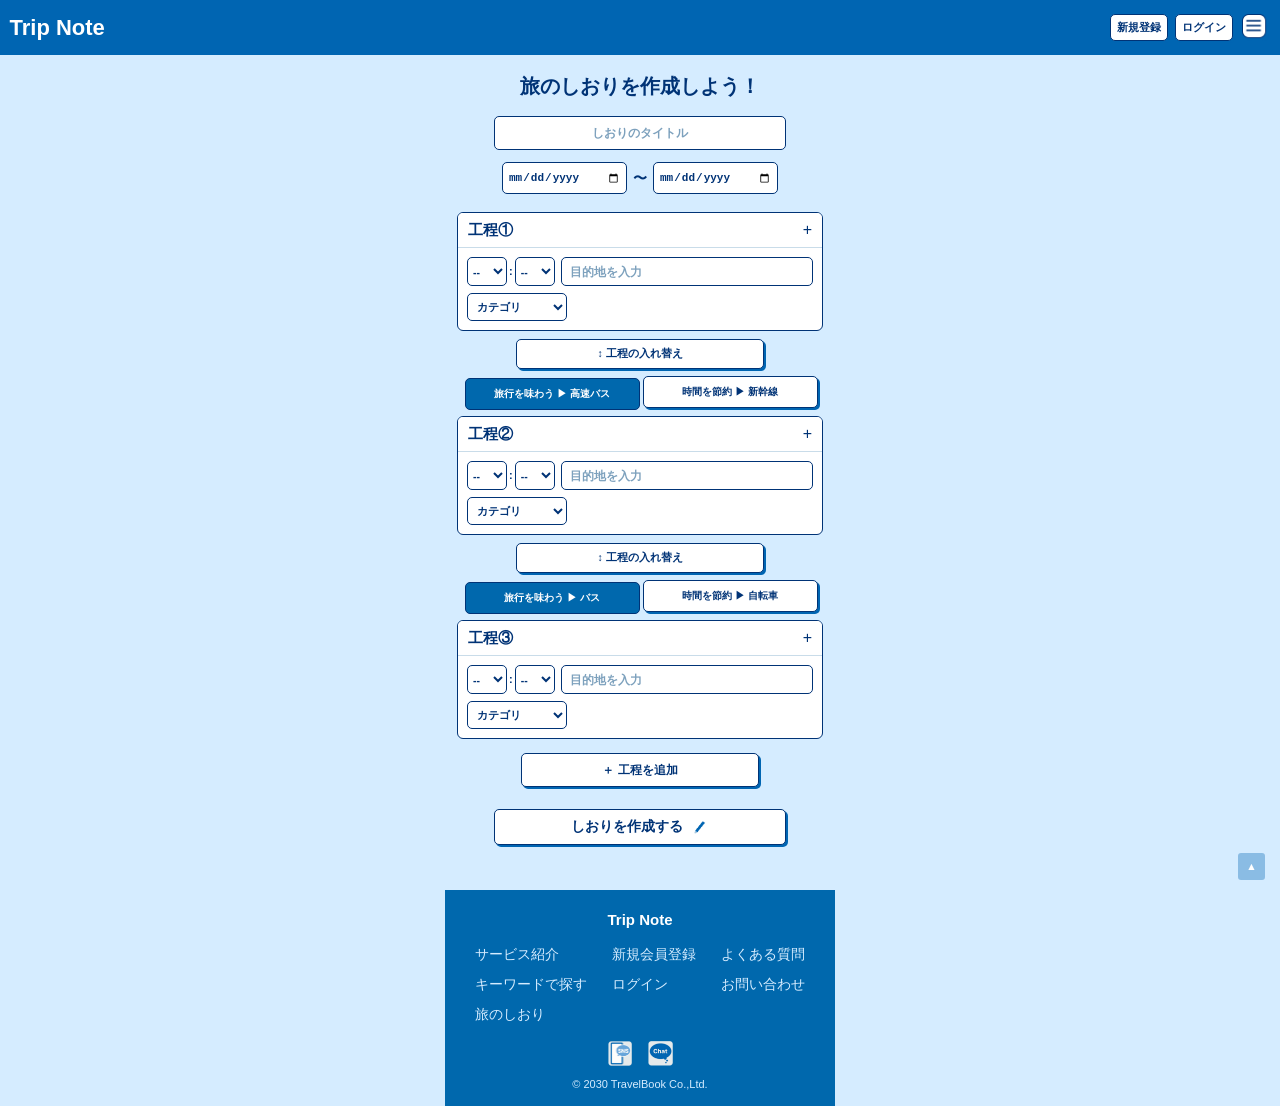
<file: tripitinerary.html>
<!DOCTYPE html>
<html lang="ja">

<head>

    <!-- ページの基本設定 -->
    <meta charset="UTF-8">

    <!-- スマートフォンなどの画面幅に合わせて表示する -->
    <meta name="viewport" content="width=device-width, initial-scale=1.0">

    <!-- ページタイトル -->
    <title>Trip Note｜旅のしおり</title>

    <!-- 検索結果などに表示されるページの説明 -->
    <meta name="description" content="Trip Noteで旅のしおりを作成">

    <!-- CSSファイルの読み込み -->
    <link rel="stylesheet" href="./css/tripitineraryStyle.css">

</head>



<body>

    <!-- ヘッダー -->
    <header>

        <!-- ヘッダー内の要素をまとめる -->
        <div class="headerInner">

            <!-- サイトロゴ -->
            <h1>
                <a class="siteIcon" href="index.html">
                    Trip Note
                </a>
            </h1>

            <!-- 新規登録リンク -->
            <a class="headerLink" href="register.html">新規登録</a>

            <!-- ログインリンク -->
            <a class="headerLink" href="login.html">ログイン</a>

            <!-- メニュー -->
            <details class="menu">

                <!-- メニューを開閉するボタン -->
                <summary class="menuButton">
                    <img src="./images/icon/topmenu.png" alt="メニューを開く">
                </summary>

                <!-- 開閉式メニューの内容 -->
                <nav class="menuNav">

                    <!-- サービス関連メニュー -->
                    <ul>
                        <li>
                            <a href="function.html">サービス紹介</a>
                        </li>

                        <li>
                            <a href="">キーワードで探す</a>
                        </li>

                        <li>
                            <a href="tripitinerary.html">旅のしおり</a>
                        </li>
                    </ul>

                    <!-- 会員関連メニュー -->
                    <ul>
                        <li>
                            <a href="register.html">新規会員登録</a>
                        </li>

                        <li>
                            <a href="login.html">ログイン</a>
                        </li>
                    </ul>

                    <!-- サポート関連メニュー -->
                    <ul>
                        <li>
                            <a href="">よくある質問</a>
                        </li>

                        <li>
                            <a href="">お問い合わせ</a>
                        </li>
                    </ul>

                    <!-- SNSリンク -->
                    <ul class="snsList">

                        <!-- SNS -->
                        <li>
                            <a class="snsLog" href="">
                                <img src="./images/icon/snsIcon02.png" alt="Trip NoteのSNSへのリンク">
                            </a>
                        </li>

                        <!-- chat -->
                        <li>
                            <a class="snsLog" href="">
                                <img src="./images/icon/Chat02.png" alt="Trip Noteお問い合わせチャットへのリンク">
                            </a>
                        </li>

                    </ul>

                </nav>

            </details>

        </div>

    </header>



    <!-- メインコンテンツ -->
    <main>

        <!-- 旅のしおり作成 -->
        <section class="itinerary">

            <!-- ページタイトル -->
            <h1>旅のしおりを作成しよう！</h1>

            <!-- しおりタイトル入力欄 -->
            <div class="titleForm">
                <input type="text" name="title" placeholder="しおりのタイトル">
            </div>

            <!-- 旅行期間 -->
            <div class="dateGroup">

                <!-- 出発日 -->
                <input type="date" name="startDate" aria-label="出発日">

                <span class="dateArrow">〜</span>

                <!-- 帰宅日 -->
                <input type="date" name="endDate" aria-label="帰宅日">

            </div>



            <!-- 工程一覧 -->
            <div class="processList">

                <!-- 工程① -->
                <article class="process">

                    <!-- 工程タイトル -->
                    <div class="processTitle">
                        <h2>工程①</h2>
                    </div>

                    <!-- 工程内容 -->
                    <div class="processContent">

                        <!-- 時間と目的地 -->
                        <div class="processTop">

                            <!-- 時間選択 -->
                            <div class="timeSelect">

                                <select name="hour1" aria-label="工程①の時">
                                    <option value="">--</option>
                                    <option value="00">00</option>
                                    <option value="01">01</option>
                                    <option value="02">02</option>
                                    <option value="03">03</option>
                                    <option value="04">04</option>
                                    <option value="05">05</option>
                                    <option value="06">06</option>
                                    <option value="07">07</option>
                                    <option value="08">08</option>
                                    <option value="09">09</option>
                                    <option value="10">10</option>
                                    <option value="11">11</option>
                                    <option value="12">12</option>
                                    <option value="13">13</option>
                                    <option value="14">14</option>
                                    <option value="15">15</option>
                                    <option value="16">16</option>
                                    <option value="17">17</option>
                                    <option value="18">18</option>
                                    <option value="19">19</option>
                                    <option value="20">20</option>
                                    <option value="21">21</option>
                                    <option value="22">22</option>
                                    <option value="23">23</option>
                                </select>

                                <span>:</span>

                                <select name="minute1" aria-label="工程①の分">
                                    <option value="">--</option>
                                    <option value="00">00</option>
                                    <option value="01">01</option>
                                    <option value="02">02</option>
                                    <option value="03">03</option>
                                    <option value="04">04</option>
                                    <option value="05">05</option>
                                    <option value="06">06</option>
                                    <option value="07">07</option>
                                    <option value="08">08</option>
                                    <option value="09">09</option>
                                    <option value="10">10</option>
                                    <option value="11">11</option>
                                    <option value="12">12</option>
                                    <option value="13">13</option>
                                    <option value="14">14</option>
                                    <option value="15">15</option>
                                    <option value="16">16</option>
                                    <option value="17">17</option>
                                    <option value="18">18</option>
                                    <option value="19">19</option>
                                    <option value="20">20</option>
                                    <option value="21">21</option>
                                    <option value="22">22</option>
                                    <option value="23">23</option>
                                    <option value="24">24</option>
                                    <option value="25">25</option>
                                    <option value="26">26</option>
                                    <option value="27">27</option>
                                    <option value="28">28</option>
                                    <option value="29">29</option>
                                    <option value="30">30</option>
                                    <option value="31">31</option>
                                    <option value="32">32</option>
                                    <option value="33">33</option>
                                    <option value="34">34</option>
                                    <option value="35">35</option>
                                    <option value="36">36</option>
                                    <option value="37">37</option>
                                    <option value="38">38</option>
                                    <option value="39">39</option>
                                    <option value="40">40</option>
                                    <option value="41">41</option>
                                    <option value="42">42</option>
                                    <option value="43">43</option>
                                    <option value="44">44</option>
                                    <option value="45">45</option>
                                    <option value="46">46</option>
                                    <option value="47">47</option>
                                    <option value="48">48</option>
                                    <option value="49">49</option>
                                    <option value="50">50</option>
                                    <option value="51">51</option>
                                    <option value="52">52</option>
                                    <option value="53">53</option>
                                    <option value="54">54</option>
                                    <option value="55">55</option>
                                    <option value="56">56</option>
                                    <option value="57">57</option>
                                    <option value="58">58</option>
                                    <option value="59">59</option>
                                </select>

                            </div>

                            <!-- 目的地入力 -->
                            <input class="destination" type="text" name="destination1" placeholder="目的地を入力">

                        </div>

                        <!-- カテゴリ選択 -->
                        <div class="categorySelect">
                            <select name="category1" aria-label="工程①のカテゴリ">
                                <option value="">カテゴリ</option>
                                <option value="観光">観光</option>
                                <option value="食事">食事</option>
                                <option value="宿泊">宿泊</option>
                                <option value="買い物">買い物</option>
                                <option value="移動">移動</option>
                                <option value="その他">その他</option>
                            </select>
                        </div>

                    </div>

                </article>


                <!-- 工程①と②の間 -->
                <div class="processBetween">

                    <!-- 工程の順番を入れ替えるボタン -->
                    <button class="sortButton" type="button">
                        ↕ 工程の入れ替え
                    </button>

                    <!-- 移動方法 -->
                    <div class="moveButtons">

                        <!-- 旅行を味わう -->
                        <label class="moveButton">

                            <input type="radio" name="move1" value="bus" checked>

                            <span>旅行を味わう ▶ 高速バス</span>

                        </label>

                        <!-- 時間を節約 -->
                        <label class="moveButton">

                            <input type="radio" name="move1" value="train">

                            <span>時間を節約 ▶ 新幹線</span>

                        </label>

                    </div>

                </div>




                <!-- 工程② -->
                <article class="process">

                    <!-- 工程タイトル -->
                    <div class="processTitle">
                        <h2>工程②</h2>
                    </div>

                    <!-- 工程内容 -->
                    <div class="processContent">

                        <!-- 時間と目的地 -->
                        <div class="processTop">

                            <!-- 時間選択 -->
                            <div class="timeSelect">

                                <select name="hour2" aria-label="工程②の時">
                                    <option value="">--</option>
                                    <option value="00">00</option>
                                    <option value="01">01</option>
                                    <option value="02">02</option>
                                    <option value="03">03</option>
                                    <option value="04">04</option>
                                    <option value="05">05</option>
                                    <option value="06">06</option>
                                    <option value="07">07</option>
                                    <option value="08">08</option>
                                    <option value="09">09</option>
                                    <option value="10">10</option>
                                    <option value="11">11</option>
                                    <option value="12">12</option>
                                    <option value="13">13</option>
                                    <option value="14">14</option>
                                    <option value="15">15</option>
                                    <option value="16">16</option>
                                    <option value="17">17</option>
                                    <option value="18">18</option>
                                    <option value="19">19</option>
                                    <option value="20">20</option>
                                    <option value="21">21</option>
                                    <option value="22">22</option>
                                    <option value="23">23</option>
                                </select>

                                <span>:</span>

                                <select name="minute2" aria-label="工程②の分">
                                    <option value="">--</option>
                                    <option value="00">00</option>
                                    <option value="01">01</option>
                                    <option value="02">02</option>
                                    <option value="03">03</option>
                                    <option value="04">04</option>
                                    <option value="05">05</option>
                                    <option value="06">06</option>
                                    <option value="07">07</option>
                                    <option value="08">08</option>
                                    <option value="09">09</option>
                                    <option value="10">10</option>
                                    <option value="11">11</option>
                                    <option value="12">12</option>
                                    <option value="13">13</option>
                                    <option value="14">14</option>
                                    <option value="15">15</option>
                                    <option value="16">16</option>
                                    <option value="17">17</option>
                                    <option value="18">18</option>
                                    <option value="19">19</option>
                                    <option value="20">20</option>
                                    <option value="21">21</option>
                                    <option value="22">22</option>
                                    <option value="23">23</option>
                                    <option value="24">24</option>
                                    <option value="25">25</option>
                                    <option value="26">26</option>
                                    <option value="27">27</option>
                                    <option value="28">28</option>
                                    <option value="29">29</option>
                                    <option value="30">30</option>
                                    <option value="31">31</option>
                                    <option value="32">32</option>
                                    <option value="33">33</option>
                                    <option value="34">34</option>
                                    <option value="35">35</option>
                                    <option value="36">36</option>
                                    <option value="37">37</option>
                                    <option value="38">38</option>
                                    <option value="39">39</option>
                                    <option value="40">40</option>
                                    <option value="41">41</option>
                                    <option value="42">42</option>
                                    <option value="43">43</option>
                                    <option value="44">44</option>
                                    <option value="45">45</option>
                                    <option value="46">46</option>
                                    <option value="47">47</option>
                                    <option value="48">48</option>
                                    <option value="49">49</option>
                                    <option value="50">50</option>
                                    <option value="51">51</option>
                                    <option value="52">52</option>
                                    <option value="53">53</option>
                                    <option value="54">54</option>
                                    <option value="55">55</option>
                                    <option value="56">56</option>
                                    <option value="57">57</option>
                                    <option value="58">58</option>
                                    <option value="59">59</option>
                                </select>

                            </div>

                            <!-- 目的地入力 -->
                            <input class="destination" type="text" name="destination2" placeholder="目的地を入力">

                        </div>

                        <!-- カテゴリ選択 -->
                        <div class="categorySelect">
                            <select name="category2" aria-label="工程②のカテゴリ">
                                <option value="">カテゴリ</option>
                                <option value="観光">観光</option>
                                <option value="食事">食事</option>
                                <option value="宿泊">宿泊</option>
                                <option value="買い物">買い物</option>
                                <option value="移動">移動</option>
                                <option value="その他">その他</option>
                            </select>
                        </div>

                    </div>

                </article>


                <!-- 工程②と③の間 -->
                <div class="processBetween">

                    <!-- 工程の順番を入れ替えるボタン -->
                    <button class="sortButton" type="button">
                        ↕ 工程の入れ替え
                    </button>

                    <!-- 移動方法 -->
                    <div class="moveButtons">

                        <!-- 旅行を味わう -->
                        <label class="moveButton">

                            <input type="radio" name="move2" value="bus" checked>

                            <span>旅行を味わう ▶ バス</span>

                        </label>

                        <!-- 時間を節約 -->
                        <label class="moveButton">

                            <input type="radio" name="move2" value="bike">

                            <span>時間を節約 ▶ 自転車</span>

                        </label>

                    </div>

                </div>


                <!-- 工程③ -->
                <article class="process">

                    <!-- 工程タイトル -->
                    <div class="processTitle">
                        <h2>工程③</h2>
                    </div>

                    <!-- 工程内容 -->
                    <div class="processContent">

                        <!-- 時間と目的地 -->
                        <div class="processTop">

                            <!-- 時間選択 -->
                            <div class="timeSelect">

                                <select name="hour3" aria-label="工程③の時">
                                    <option value="">--</option>
                                    <option value="00">00</option>
                                    <option value="01">01</option>
                                    <option value="02">02</option>
                                    <option value="03">03</option>
                                    <option value="04">04</option>
                                    <option value="05">05</option>
                                    <option value="06">06</option>
                                    <option value="07">07</option>
                                    <option value="08">08</option>
                                    <option value="09">09</option>
                                    <option value="10">10</option>
                                    <option value="11">11</option>
                                    <option value="12">12</option>
                                    <option value="13">13</option>
                                    <option value="14">14</option>
                                    <option value="15">15</option>
                                    <option value="16">16</option>
                                    <option value="17">17</option>
                                    <option value="18">18</option>
                                    <option value="19">19</option>
                                    <option value="20">20</option>
                                    <option value="21">21</option>
                                    <option value="22">22</option>
                                    <option value="23">23</option>
                                </select>

                                <span>:</span>

                                <select name="minute3" aria-label="工程③の分">
                                    <option value="">--</option>
                                    <option value="00">00</option>
                                    <option value="01">01</option>
                                    <option value="02">02</option>
                                    <option value="03">03</option>
                                    <option value="04">04</option>
                                    <option value="05">05</option>
                                    <option value="06">06</option>
                                    <option value="07">07</option>
                                    <option value="08">08</option>
                                    <option value="09">09</option>
                                    <option value="10">10</option>
                                    <option value="11">11</option>
                                    <option value="12">12</option>
                                    <option value="13">13</option>
                                    <option value="14">14</option>
                                    <option value="15">15</option>
                                    <option value="16">16</option>
                                    <option value="17">17</option>
                                    <option value="18">18</option>
                                    <option value="19">19</option>
                                    <option value="20">20</option>
                                    <option value="21">21</option>
                                    <option value="22">22</option>
                                    <option value="23">23</option>
                                    <option value="24">24</option>
                                    <option value="25">25</option>
                                    <option value="26">26</option>
                                    <option value="27">27</option>
                                    <option value="28">28</option>
                                    <option value="29">29</option>
                                    <option value="30">30</option>
                                    <option value="31">31</option>
                                    <option value="32">32</option>
                                    <option value="33">33</option>
                                    <option value="34">34</option>
                                    <option value="35">35</option>
                                    <option value="36">36</option>
                                    <option value="37">37</option>
                                    <option value="38">38</option>
                                    <option value="39">39</option>
                                    <option value="40">40</option>
                                    <option value="41">41</option>
                                    <option value="42">42</option>
                                    <option value="43">43</option>
                                    <option value="44">44</option>
                                    <option value="45">45</option>
                                    <option value="46">46</option>
                                    <option value="47">47</option>
                                    <option value="48">48</option>
                                    <option value="49">49</option>
                                    <option value="50">50</option>
                                    <option value="51">51</option>
                                    <option value="52">52</option>
                                    <option value="53">53</option>
                                    <option value="54">54</option>
                                    <option value="55">55</option>
                                    <option value="56">56</option>
                                    <option value="57">57</option>
                                    <option value="58">58</option>
                                    <option value="59">59</option>
                                </select>

                            </div>

                            <!-- 目的地入力 -->
                            <input class="destination" type="text" name="destination3" placeholder="目的地を入力">

                        </div>

                        <!-- カテゴリ選択 -->
                        <div class="categorySelect">
                            <select name="category3" aria-label="工程③のカゴリ">
                                <option value="">カテゴリ</option>
                                <option value="観光">観光</option>
                                <option value="食事">食事</option>
                                <option value="宿泊">宿泊</option>
                                <option value="買い物">買い物</option>
                                <option value="移動">移動</option>
                                <option value="その他">その他</option>
                            </select>
                        </div>

                    </div>

                </article>



                <!-- ==================== -->
                <!-- 工程追加ボタン -->
                <!-- ==================== -->
                <button class="addProcessButton" type="button">
                    <span>＋ 工程を追加</span>
                </button>

            </div>



            <!-- しおり作成ボタン -->
            <div class="submitForm">

                <button type="submit">

                    <span>しおりを作成する</span>

                    <img src="./images/icon/write_black.png" alt="しおり作成">

                </button>

            </div>

        </section>

    </main>



    <!-- フッター -->
    <footer>

        <!-- フッターロゴ -->
        <a class="footerLogo" href="index.html">
            <p>Trip Note</p>
        </a>

        <!-- フッターナビゲーション -->
        <div class="footerNav">

            <!-- サービス関連リンク -->
            <ul>
                <li>
                    <a href="function.html">サービス紹介</a>
                </li>

                <li>
                    <a href="">キーワードで探す</a>
                </li>

                <li>
                    <a href="tripitinerary.html">旅のしおり</a>
                </li>
            </ul>

            <!-- 会員関連リンク -->
            <ul>
                <li>
                    <a href="register.html">新規会員登録</a>
                </li>

                <li>
                    <a href="login.html">ログイン</a>
                </li>
            </ul>

            <!-- サポート関連リンク -->
            <ul>
                <li>
                    <a href="">よくある質問</a>
                </li>

                <li>
                    <a href="">お問い合わせ</a>
                </li>
            </ul>

        </div>



        <!-- フッターSNSリンク -->
        <ul class="footerSns">

            <!-- SNS -->
                <li>
                    <a class="snsLog" href="">
                        <img src="./images/icon/snsIcon.png" alt="Trip NoteのSNSへのリンク">
                    </a>
                </li>

                <!-- chat -->
                <li>
                    <a class="snsLog" href="">
                        <img src="./images/icon/Chat.png" alt="Trip Noteお問い合わせチャットへのリンク">
                    </a>
                </li>

        </ul>



        <!-- コピーライト -->
        <small>
            &copy; 2030 TravelBook Co.,Ltd.
        </small>

    </footer>



    <!-- ページ上部へ戻るボタン -->
    <a class="btn_top" href="#">▲</a>

</body>

</html>
</file>
<file: css/topStyle.css>
/* -全体設定- */

/* ページ全体の余白やサイズ計算の基準を設定 */
* {
    margin: 0;
    padding: 0;
    box-sizing: border-box;
    /* paddingとborderをwidth・heightの中に含めて計算する */
}


/* HTML全体の基本設定 */
html {
    font-size: 62.5%;
    /* 1remを約10pxとして扱いやすくするための基準サイズ */

    font-family:
        "M PLUS 1p",
        "Hiragino Kaku Gothic ProN",
        "Yu Gothic",
        sans-serif;
    /* 日本語表示に使用するフォントを指定 */

    font-style: normal;
    /* 通常の文字スタイルに設定 */

    color: #003376;
    /* ページ全体の基本文字色を設定 */

    text-align: center;
    /* ページ内の文字を基本的に中央揃えにする */

    scroll-behavior: smooth;
    /* ページ内リンクをクリックしたときに滑らかに移動する */
}


/* -ページ全体- */
/* body全体の基本設定 */
body {
    /* margin: 0;
        /*ブラウザ標準の外側余白をなくす
        *で設定済みのため不要 */

    padding-top: 55px;
    /* 固定ヘッダーの高さ分だけ本文を下へずらす */

    font-size: 1.4rem;
    /* 本文の基本文字サイズ */

    line-height: 1.6;
    /* 本文の行間を設定 */

    background-color: #D5ECFF;
    /* ページ全体の背景色を設定 */
}


/* -リンク- */
/* ページ内のリンクを共通設定 */
a {
    color: #003376;
    /* リンクの文字色 */

    text-decoration: none;
    /* リンクの下線を消す */
}


/* -画像- */
/* ページ内の画像を共通設定 */
img {
    max-width: 100%;
    /* 親要素から画像がはみ出さないようにする */

    height: auto;
    /* 画像の縦横比を維持する */

    vertical-align: bottom;
    /* インライン画像の下に生じる余白を防ぐ */
}


/* -見出し- */
/* h1・h2・h3の共通設定 */
h1,
h2,
h3 {
    margin: 0;
    /* ブラウザ標準の見出し余白をなくす */

    font-weight: 700;
    /* 見出しを太字にする */
}


/* -段落- */
/* p要素の共通設定 */
p {
    margin: 0;
    /* ブラウザ標準の段落余白をなくす */
}


/* -リスト- */
/* ul・olの共通設定 */
ul,
ol {
    margin: 0;
    /* リストの外側余白をなくす */

    padding: 0;
    /* リストの内側余白をなくす */

    list-style: none;
    /* リスト先頭の「・」や番号を消す */
}


/* -ヘッダー- */
/* ヘッダーを画面上部に固定する */
header {
    position: fixed;
    /* 画面をスクロールしても同じ位置に表示する */

    top: 0;
    /* 画面上端に配置 */

    left: 50%;
    /* 画面中央を基準に配置 */

    transform: translateX(-50%);
    /* 自分自身の幅の半分だけ左へ移動し、中央揃えにする */

    width: 100%;
    /* ヘッダーを横幅いっぱいにする */

    /* max-width: 390px; */
    /* スマートフォン用デザインの最大幅を390pxに制限 */

    height: 55px;
    /* ヘッダー全体の高さ */

    background-color: #0065B2;

    z-index: 1000;
    /* 本文などより手前に表示する */

}


/* -ヘッダー内- */
/* ヘッダー内のロゴ・リンク・メニューを横並びにする */
.headerInner {
    display: flex;
    /* 子要素を横方向に並べる */

    align-items: center;
    /* 子要素を上下中央に揃える */

    width: 100%;
    /* ヘッダーいっぱいの横幅 */

    height: 100%;
    /* ヘッダーと同じ高さにする */

    padding: 0 10px;
    /* ヘッダー左右に10pxの余白を設定 */

    gap: 7px;
    /* 子要素同士の間隔 */
}


/* -サイトロゴ- */
/* ロゴを左側へ配置し、右側の要素を押し出す */
.headerInner h1 {
    margin-right: auto;
    /* 右側にautoの余白を作り、右側の要素を押し出す */

    color: #fff;
}

/* -サイトロゴ- */
.siteIcon {
    display: block;
    /* ロゴをブロック要素として扱う */

    color: #fff;
    /* SP版のヘッダーに合わせて文字色を設定する */

    font-size: 2.2rem;
    /* SP版ではPCより少し小さく表示する */

    font-weight: 900;
    /* ロゴを太くしてサイト名として認識しやすくする */

    line-height: 1;
    /* ロゴ周辺の余白を抑える */

    white-space: nowrap;
    /* Trip Noteが改行されないようにする */
}


/* -新規登録・ログイン- */
/* 新規登録・ログインをボタン風に表示 */
.headerLink {
    display: flex;
    /* ボタン内部をFlexboxで配置 */

    align-items: center;
    /* 文字を上下中央に揃える */

    justify-content: center;
    /* 文字を左右中央に揃える */

    min-width: 48px;
    /* ボタンの最小横幅 */

    height: 27px;
    /* ボタンの高さ */

    padding: 0 6px;
    /* ボタン左右の内側余白 */

    border: 1.5px solid #003376;
    /* 青色の枠線 */

    border-radius: 5px;
    /* ボタンの角を少し丸くする */

    background-color: #fff;
    /* ボタン背景を白にする */

    box-shadow: 2px 2px 0 #0065B2;
    /* ボタン右下に青い影を付ける */

    color: #003376;
    /* ボタン内の文字色 */

    font-size: 1.05rem;
    /* ボタンの文字サイズ */

    font-weight: 700;
    /* ボタン文字を太字にする */

    white-space: nowrap;
    /* ボタン内の文字を途中で改行しない */
}


/* メニュー */
/* メニュー本体をヘッダー内のボタンを基準に配置できるようにする */
.menu {
    position: relative;
    /* 子要素のメニュー本体をこの要素を基準にして絶対配置できるようにする */

    flex-shrink: 0;
    /* ヘッダー内でメニューボタンが横幅によって縮まないようにする */
}

/* メニューボタン */
/* ハンバーガーメニューの画像を中央に配置する */
.menuButton {
    display: flex;
    /* メニューボタンをFlexboxとして扱う */

    align-items: center;
    /* メニューアイコンを上下中央に揃える */

    justify-content: center;
    /* メニューアイコンを左右中央に揃える */

    width: 30px;
    /* メニューボタンの横幅を30pxに設定する */

    height: 30px;
    /* メニューボタンの高さを30pxに設定する */

    cursor: pointer;
    /* マウスを乗せたときにクリックできる要素であることを示す */

    list-style: none;
    /* summary要素に表示される標準のリストマーカーを取り除く */
}

/* summaryの標準マーカーを非表示 */
/* details要素に表示される標準の三角形を取り除く */
.menuButton::-webkit-details-marker {
    display: none;
    /* WebKit系ブラウザで表示されるsummaryの標準マーカーを非表示にする */
}

/* メニューアイコン */
/* ハンバーガーメニューの画像サイズを設定する */
.menuButton img {
    display: block;
    /* 画像をブロック要素として表示し、画像下部の余計な隙間を防ぐ */

    width: 27px;
    /* メニューアイコンの横幅を27pxに設定する */

    height: 27px;
    /* メニューアイコンの高さを27pxに設定する */
}

/* メニュー本体 */
/* ハンバーガーボタンの右端に合わせてポップアップメニューを表示する */
.menuNav {
    position: absolute;
    /* menu要素を基準にして、ポップアップメニューを自由に配置できるようにする */
    top: 35px;
    /* ハンバーガーボタンの下側にメニューを表示する */
    right: 0;
    /* メニューの右端をハンバーガーボタンの右端に合わせる */
    z-index: 1100;
    /* ヘッダー内の他の要素より手前に表示し、メニュー項目を確実にクリックできるようにする */
    width: 200px;
    /* スマートフォンでも各メニュー項目を押しやすくできるようにする */
    padding: 10px;
    /* メニューの内側に余白を設定する */
    border: 2px solid #003376;
    /* サイトの基本色でメニューの外周を囲む */
    border-radius: 10px;
    /* メニューの四隅を丸める */
    background-color: #ffffff;
    /* メニューの背景を白にする */
    box-shadow: 0 5px 15px rgba(0, 51, 118, 0.15);
    /* メニューをページから少し浮かせて見せる */
    text-align: left;
    /* メニュー内の文字を左揃えにする */
}


/* -メニューリスト- */
/* メニュー内のリストを設定 */
.menuNav ul {
    margin: 0;
    /* リスト外側の余白をなくす */

    padding: 0;
    /* リスト内側の余白をなくす */
}


/* -メニューグループの区切り- */
/* 2つ目以降のメニューグループに区切り線を付ける */
.menuNav ul+ul {
    margin-top: 6px;
    /* 前のグループとの間隔 */

    padding-top: 6px;
    /* 区切り線と文字の間隔 */

    border-top: 1px solid #c9dce9;
    /* メニューグループ上部に薄い区切り線を付ける */
}


/* メニューリンク */
/* メニュー項目全体をタップしやすい大きさにし、スマートフォンでの操作性を高める */
.menuNav a {
    display: block;
    /* リンク文字だけでなく、リンクの余白部分もタップできるようにする */

    padding: 9px 8px;
    /* 上下の余白を9pxにして、スマートフォンでも指で押しやすい高さを確保する */

    color: #003376;
    /* メニューリンクの文字色をサイトの基本色に設定する */

    font-size: 1.2rem;
    /* メニューリンクの文字サイズを設定する */

    font-weight: 700;
    /* メニューリンクを太字にして視認性を高める */
}

/* メニューリンクにマウスを乗せたときの表示 */
.menuNav a:hover {
    background-color: #eef7fc;
    /* 背景を薄い青色に変える */
}


/* -SNSリスト- */
/* SNSアイコンを横並びにする */
.menuNav .snsList {
    display: flex;
    /* SNSアイコンを横並びにする */

    align-items: center;
    /* SNSアイコンを上下中央に揃える */

    justify-content: center;
    /* SNSアイコンを中央に配置 */

    gap: 15px;
    /* SNSアイコン同士の間隔 */

    padding-top: 10px;
    /* 上側に余白を作る */
}

/* SNSリスト内のliに余計な区切り線を付けない */
.menuNav .snsList li {
    border: none;
    /* 通常のメニューグループ用の線を解除 */
}


/* -SNSリンク- */
/* SNSアイコンのリンク部分を設定 */
.menuNav .snsLog {
    display: block;
    /* リンクをブロック要素として扱う */

    padding: 0;
    /* 標準のリンク余白をなくす */
}


/* -SNS画像- */
/* メニュー内SNSアイコンのサイズ */
.menuNav .snsLog img {
    display: block;
    /* 画像下部の余白を防ぐ */

    width: 30px;
    /* アイコンの横幅 */

    height: 30px;
    /* アイコンの高さ */
}


/* -メイン- */
/* メインコンテンツ全体の横幅を設定 */
main {
    width: 100%;
    /* 親要素いっぱいの横幅 */

    max-width: 390px;
    /* スマートフォン用デザインの最大幅 */

    margin: 0 auto;
    /* 左右中央に配置 */
}


/* -ファーストビュー- */
/* ファーストビュー全体の余白 */
.top1st {
    padding: 8px 15px 35px;
    /* 上・左右・下の順に余白を設定 */
}


/* -メインタイトル- */
/* Trip Noteのサイトタイトル */
.top1st h1 {
    margin-bottom: 2px;
    /* タイトル下の余白 */

    color: #003376;
    /* タイトルの文字色 */

    font-size: 2.4rem;
    /* タイトルの文字サイズ */

    font-weight: 900;
    /* タイトルを強く太字にする */
}


/* -キャッチコピー- */
/* ファーストビューのキャッチコピー */
.topCatch {
    margin-bottom: 13px;
    /* キャッチコピー下の余白 */

    color: #003376;
    /* キャッチコピーの文字色 */

    font-size: 1.6rem;
    /* キャッチコピーの文字サイズ */

    font-weight: 700;
    /* キャッチコピーを太字にする */

    text-shadow: 1px 1px 0 #fff;
    /* 白い影を付けて背景上でも読みやすくする */
}


/* -メイン画像- */
/* ファーストビュー画像を中央に配置 */
.topImage {
    margin: 0 auto 15px;
    /* 左右中央に配置し、下に15pxの余白を付ける */

    width: 65%;
    /* 画像表示エリアを全体の65%にする */
}


/* -ファーストビュー画像本体- */
/* スマートフォンのイメージ画像 */
.top1stImg {
    display: block;
    /* 画像下部の余白を防ぐ */

    width: 100%;
    /* 親要素の幅いっぱいに表示 */

    margin: 0 auto;
    /* 左右中央に配置 */
}


/* -ファーストビュー説明- */
/* ファーストビュー内のサービス説明文 */
.topMessage {
    margin-bottom: 17px;
    /* 説明文の下に余白を作る */

    color: #003376;
    /* 説明文の文字色 */

    font-size: 1.6rem;
    /* 説明文の文字サイズ */

    font-weight: 700;
    /* 説明文を太字にする */

    text-shadow: 1px 1px 0 #fff;
    /* 背景上でも読みやすくするため白い影を付ける */
}

/* 2つ目以降の説明文との間隔 */
.topMessage p+p {
    margin-top: 12px;
    /* 前の段落との間に12pxの余白を付ける */
}


/* -しおり作成フォーム- */
/* しおり作成フォーム全体の横幅 */
.bookmarkForm {
    width: 75%;
    /* フォームを画面幅の75%にする */

    margin: 0 auto;
    /* フォームを左右中央に配置 */
}


/* -タイトル入力欄- */
/* しおりタイトル入力エリア */
.titleForm {
    width: 100%;
    /* フォームの横幅いっぱいにする */

    margin-bottom: 10px;
    /* 入力欄とボタンの間に余白を付ける */
}


/* -タイトル入力欄本体- */
/* しおりのタイトルを入力するテキスト欄 */
.titleForm input[type="text"] {
    display: block;
    /* 入力欄をブロック要素として扱う */

    width: 100%;
    /* 親要素いっぱいの横幅 */

    height: 35px;
    /* 入力欄の高さ */

    padding: 0 12px;
    /* 入力文字の左右余白 */

    border: none;
    /* 枠線をなくす */

    border-radius: 5px;
    /* 入力欄の角を丸くする */

    background-color: #ffffff;
    /* 入力欄の背景色 */

    color: #003376;
    /* 入力文字の色 */

    font-size: 1.2rem;
    /* 入力文字のサイズ */

    font-weight: 700;
    /* 入力文字を太字にする */

    text-align: center;
    /* 入力文字を中央揃えにする */

    outline: none;
    /* 入力時の標準アウトラインを消す */
}


/* -入力欄のプレースホルダー- */
/* 「しおりのタイトル」の表示色 */
.titleForm input::placeholder {
    color: #7da1bd;
    /* プレースホルダーを薄い青色にする */
}


/* -しおり作成ボタン- */
/* ボタンを配置するエリア */
.submitForm {
    width: 90%;
    margin: 0 auto;
    /* フォームの横幅を少し縮める */
}


/* -しおり作成ボタン本体- */
/* しおり作成ボタンの見た目を設定 */
.submitForm button {
    display: flex;
    /* 文字とアイコンをFlexboxで配置 */

    align-items: center;
    /* 文字とアイコンを上下中央に揃える */

    justify-content: center;
    /* 文字とアイコンを左右中央に揃える */

    gap: 8px;
    /* 文字とアイコンの間隔 */

    width: 100%;
    /* ボタンを親要素いっぱいにする */

    height: 36px;
    /* ボタンの高さ */

    border: 1.5px solid #003376;
    /* 青色の枠線 */

    border-radius: 5px;
    /* ボタンの角を丸くする */

    background-color: #fff;
    /* ボタン背景を白にする */

    box-shadow: 2px 2px 0 #0065B2;
    /* ボタン右下に青い影を付ける */

    color: #003376;
    /* ボタン文字の色 */

    font-size: 1.4rem;
    /* ボタン文字のサイズ */

    font-weight: 700;
    /* ボタン文字を太字にする */

    cursor: pointer;
    /* クリック可能であることを示す */
}


/* -しおり作成ボタンのアイコン- */
/* ボタン内の書き込みアイコン */
.submitForm button img {
    width: 17px;
    /* アイコンの横幅 */

    height: 17px;
    /* アイコンの高さ */
}


/* -セクションタイトル- */
/* 各セクションの見出し画像 */
.box_ttl {
    display: block;
    /* 画像をブロック要素として扱う */

    width: 220px;
    /* セクションタイトル画像の横幅 */

    margin: 0 auto 18px;
    /* タイトル画像を左右中央に配置 */
}


/* -機能紹介- */
/* 機能紹介エリア全体 */
.function {
    width: 100%;
    /* 機能紹介エリアを画面幅いっぱいにする */

    margin: 0 auto;
    /* 左右中央に配置 */
}


/* -機能紹介アイテム- */
/* 各機能を表示するカード */
.function__item {
    list-style: none;
    /* リストの「・」を消す */

    width: 90%;
    /* カードの横幅を画面の90%にする */

    margin: 0 auto 10px;
    /* 左右中央に配置し、下に10pxの余白を付ける */

    padding: 10px;
    /* カード内部の余白 */

    background-color: #fff;
    /* カードの背景を白にする */

    border-bottom: 2px solid #0065B2;
    /* カード下部に青い線を付ける */
}


/* -機能紹介のタイトル- */
/* 各機能名の表示 */
.function__item h3 {
    margin-bottom: 5px;
    /* タイトルと下の内容との間隔 */

    font-size: 1.7rem;
    /* タイトルの文字サイズ */

    font-weight: 700;
    /* タイトルを太字にする */
}


/* -画像と説明文の配置- */
/* 機能アイコンと説明文を横並びにする */
.function__content {
    display: flex;
    /* 画像と文章を横方向に並べる */

    align-items: center;
    /* 画像と文章を上下中央に揃える */

    justify-content: space-between;
    /* 画像と文章の間に余白を作って左右に配置する */
}


/* -機能紹介アイコンのエリア- */
/* アイコンを入れるfigureの幅を設定 */
.function__item figure {
    width: 45%;
    /* カード内の45%を画像エリアとして使用 */

    margin: 0;
    /* figure標準の余白をなくす */
}


/* -機能紹介アイコン- */
/* 各機能のアイコン画像 */
.function__item figure img {
    width: 100%;
    /* figureの幅いっぱいに画像を表示 */

    height: auto;
    /* 画像の縦横比を維持する */

    display: block;
    /* 画像下部の余白を防ぐ */
}


/* -機能紹介の説明文- */
/* 各機能の説明文章 */
.function__item p {
    width: 50%;
    /* カード内の50%を文章エリアとして使用 */

    padding: 0 5px;
    /* 文章左右に少し余白を付ける */

    box-sizing: border-box;
    /* paddingをwidthに含めて計算する */

    font-size: 1.3rem;
    /* 機能説明文の文字サイズ */

    font-weight: 500;
    /* 説明文を少し太くする */

    line-height: 1.6;
    /* 説明文の行間を設定 */

    text-align: left;
    /* 説明文を左揃えにする */
}


/* -左右交互配置- */
/* 2番目・4番目・6番目のカード */
.function__item:nth-child(even) .function__content {
    flex-direction: row-reverse;
    /* 偶数番目だけ画像と文章の左右を入れ替える */
}


/* -会員登録の流れ- */
/* 会員登録セクション全体 */
.registration {
    padding: 45px 10px;
    /* 左右に10px、下に45pxの余白を設定 */
}


/* -STEP一覧- */
/* STEPカード全体の上側の余白 */
.stepList {
    margin-top: 8px;
    /* タイトル画像とSTEP一覧の間隔 */
}


/* -STEPカード- */
/* 各STEPを横並びのカードとして表示 */
.stepList li {
    display: flex;
    /* STEP画像と説明文を横並びにする */

    align-items: center;
    /* 画像と説明文を上下中央に揃える */

    width: 95%;
    /* 親要素の横幅を少し縮める */

    margin: 0 auto 8px;
    /* 左右をautoにして中央寄せし、下に8pxの余白を設定 */

    min-height: 62px;
    /* カードの最低高さ */

    background-color: #fff;
    /* STEPカードの背景を白にする */
}


/* -STEP画像- */
/* STEP01～03の画像 */
.stepList li>img {
    flex-shrink: 0;
    /* 指定サイズいっぱいに画像を表示し、必要に応じて一部を切り取る */

    width: 70px;
    /* STEP画像の横幅 */

    height: 62px;
    /* STEP画像の高さ */

    object-fit: cover;
    /* 指定サイズに合わせて画像を表示 */
}


/* -STEP説明- */
/* 各STEPの説明文 */
.stepList li p {
    flex: 1;
    /* 残りのスペースを説明文が使用する */

    padding: 0 10px 0 20px;
    /* 説明文の左側に20px、右側に10pxの余白を付ける */

    color: #003376;
    /* 説明文の文字色 */

    font-size: 1.3rem;
    /* 登録説明文の文字サイズ */

    line-height: 1.5;
    /* 説明文の行間 */

    font-weight: 500;
    /* 説明文を少し太くする */

    text-align: left;
    /* 説明文を左揃えにする */
}


/* -よくある質問- */
/* FAQセクション全体 */
.QA {
    padding: 0 20px 45px;
    /* 左右20px、下45pxの余白を設定 */
}


/* -FAQ一覧- */
/* FAQ一覧とタイトル画像の間隔 */
.qaList {
    margin-top: 8px;
    /* FAQ一覧の上側に8pxの余白 */
}


/* -FAQ- */
/* 各質問と回答をまとめるdetails */
.qaList details {
    margin-bottom: 7px;
    /* FAQ同士の間隔 */

    background-color: #fff;
    /* FAQ全体の背景を白にする */
}


/* -質問部分- */
/* FAQの質問文をクリックできる見出しとして表示 */
.qaList summary {
    position: relative;
    /* ＋・−記号を配置する基準 */

    display: flex;
    /* 質問文をFlexboxで配置 */

    align-items: center;
    /* 質問文を上下中央に揃える */

    min-height: 36px;
    /* 質問部分の最低高さ */

    padding: 5px 30px 5px 10px;
    /* 上・右・下・左の内側余白 */

    background-color: #0068AD;
    /* 質問部分の背景色 */

    color: #fff;
    /* 質問文の文字色 */

    font-size: 1.4rem;
    /* 質問文の文字サイズ */

    font-weight: 700;
    /* 質問文を太字にする */

    text-align: left;
    /* 質問文を左揃えにする */

    cursor: pointer;
    /* クリック可能であることを示す */

    list-style: none;
    /* 標準のマーカーを消す */
}

/* summaryの標準マーカーを消す */
.qaList summary::-webkit-details-marker {
    display: none;
    /* Chrome・Safariの標準三角形を非表示にする */
}


/* -開閉記号- */
/* 質問右側に＋記号を表示 */
.qaList summary::after {
    content: "+";
    /* 開いていない状態では＋を表示 */

    position: absolute;
    /* summaryを基準に自由な位置へ配置 */

    top: 50%;
    /* summaryの縦方向中央 */

    right: 9px;
    /* 右端から9pxの位置 */

    transform: translateY(-50%);
    /* 自分の高さの半分だけ上へ移動して中央揃え */

    font-size: 1.5rem;
    /* ＋記号の文字サイズ */

    font-weight: 400;
    /* ＋記号を通常の太さにする */
}


/* -開いたときの記号- */
/* FAQを開いたときは＋を−に変更 */
.qaList details[open] summary::after {
    content: "−";

    /* 開いた状態では−記号を表示 */
}


/* -回答- */
/* FAQを開いたときに表示される回答 */
.qaList details>p {
    padding: 10px;
    /* 回答文の内側余白 */

    background-color: #fff;
    /* 回答部分の背景色 */

    color: #003376;
    /* 回答文の文字色 */

    font-size: 1.4rem;
    /* Q&A本文の文字サイズ */

    line-height: 1.55;
    /* 回答文の行間 */

    font-weight: 500;
    /* 回答文を少し太くする */

    text-align: left;
    /* 回答文を左揃えにする */
}



/* -お問い合わせ- */
/* お問い合わせセクション全体 */
.inquiry {
    padding: 0 10px 60px;
    /* 左右10px、下60pxの余白を設定 */
}


/* -お問い合わせボタン- */
/* LINE・メールのお問い合わせボタン */
.inquiryicon {
    display: flex;
    /* アイコンと文字を横並びにする */

    align-items: center;
    /* アイコンと文字を上下中央に揃える */

    justify-content: center;
    /* アイコンと文字を左右中央に配置 */

    gap: 8px;
    /* アイコンと文字の間隔 */

    width: 80%;
    /* お問い合わせボタンの横幅を80%にする */

    height: 34px;
    /* ボタンの高さ */

    margin: 8px auto 0;
    /* ボタンを中央に配置し、8pxの余白を付ける */

    border: 1.5px solid #0068AD;
    /* 青色の枠線 */

    border-radius: 5px;
    /* ボタンの角を丸くする */

    background-color: #fff;
    /* ボタン背景を白にする */

    box-shadow: 2px 2px 0 #0068AD;
    /* ボタン右下に青い影を付ける */

    color: #003376;
    /* ボタン文字の色 */

    font-size: 1.4rem;
    /* ボタン文字のサイズを14pxにする */

    font-weight: 700;
    /* ボタン文字を太字にする */
}


/* -お問い合わせアイコン- */
/* LINE・メールのアイコン */
.inquiryicon img {
    width: 20px;
    /* アイコンの横幅 */

    height: 20px;
    /* アイコンの高さ */

    object-fit: contain;
    /* アイコンの縦横比を維持して収める */
}



/* -News- */
/* Newsセクション全体 */
.news {
    padding: 0 15px 45px;
    /* 左右15px、下45pxの余白を設定 */
}


/* -News一覧- */
/* News一覧の下側に点線を表示 */
.news ul {
    margin-top: 8px;
    /* タイトル画像と一覧の間隔 */

    border-bottom: 2px dotted #0068AD;
    /* News一覧の下に青い点線を付ける */
}


/* -News項目- */
/* 各News項目の区切り */
.news li {
    border-bottom: 1px solid rgba(0, 104, 173, 0.2);
    /* 項目同士を区切る薄い線 */
}


/* 最後のNews項目だけ下線を消す */
.news li:last-child {
    border-bottom: none;
    /* 一覧全体の点線だけを残す */
}


/* -Newsリンク- */
/* Newsタイトルと日付をまとめたリンク */
.news a {
    display: block;
    /* リンク全体をクリックできるようにする */

    padding: 7px 0;
    /* News項目の上下余白 */

    color: #003376;
    /* News文字の色 */

    font-size: 1.4rem;
    /* News本文の文字サイズ */

    line-height: 1.4;
    /* News本文の行間 */

    text-align: left;
    /* News本文を左揃えにする */
}


/* -News日付- */
/* Newsの日付部分 */
.news time {
    display: inline-block;
    /* タイトルと横並びにする */

    margin-right: 7px;
    /* 日付とタイトルの間隔 */

    color: #0068AD;
    /* 日付の文字色 */

    font-size: 1.2rem;
    /* 日付の文字サイズ */

    font-weight: 700;
    /* 日付を太字にする */
}



/* -フッター- */
/* フッター全体の基本設定 */
footer {
    width: 100%;
    /* フッターを親要素いっぱいにする */

    /* max-width: 390px; */
    /* スマートフォン用デザインの最大幅 */

    margin: 0 auto;
    /* 左右中央に配置 */

    padding: 18px 15px 12px;
    /* 上・左右・下の内側余白 */

    background-color: #0068AD;
    /* フッターの背景色 */

    color: #fff;
    /* フッター内の基本文字色 */
}


/* -フッターロゴ- */
/* フッター内のTrip Noteロゴ */
.footerLogo {
    display: block;
    /* ロゴ全体をブロック要素にする */

    margin-bottom: 7px;
    /* ロゴと下のナビゲーションとの間隔 */

    color: #fff;
    /* ロゴの文字色 */
}


/* フッターロゴの文字 */
.footerLogo p {
    font-size: 1.5rem;
    /* ロゴ文字のサイズ */

    font-weight: 900;
    /* ロゴ文字を強く太字にする */
}


/* -フッターナビ- */
/* フッター内のナビゲーションを横並びにする */
.footerNav {
    display: flex;
    /* ナビゲーションのグループを横並びにする */

    justify-content: center;
    /* ナビゲーション全体を中央に配置 */

    gap: 25px;
    /* ナビゲーションのグループ同士の間隔 */

    margin-bottom: 12px;
    /* ナビゲーションとSNSの間隔 */
}


/* -フッターナビリスト- */
/* 各ナビゲーションの文字を左揃えにする */
.footerNav ul {
    text-align: left;
    /* ナビゲーション項目を左揃えにする */
}


/* -フッターリンク- */
/* フッター内の各リンク */
.footerNav a {
    display: block;
    /* リンク全体をクリックできるようにする */

    padding: 1px 0;
    /* リンク上下に少し余白を付ける */

    color: #D5ECFF;
    /* フッターリンクの文字色 */

    font-size: 1.4rem;
    /* フッターリンクの文字サイズ */

    line-height: 2;
    /* フッターリンクの行間 */
}


/* -SNS- */
/* フッターのSNSアイコンを横並びにする */
.footerSns {
    display: flex;
    /* SNSアイコンを横並びにする */

    align-items: center;
    /* SNSアイコンを上下中央に揃える */

    justify-content: center;
    /* SNSアイコンを中央に配置 */

    gap: 15px;
    /* SNSアイコン同士の間隔 */

    margin-bottom: 10px;
    /* SNSとコピーライトの間隔 */
}


/* -SNSリンク- */
/* SNSアイコンのリンク */
.footerSns a {
    display: block;
    /* リンクをブロック要素として扱う */
}


/* -SNS画像- */
/* フッター内のSNSアイコン */
.footerSns img {
    display: block;
    /* 画像下部の余白を防ぐ */

    width: 25px;
    /* アイコンの横幅 */

    height: 25px;
    /* アイコンの高さ */

    object-fit: contain;
    /* アイコンの縦横比を維持して表示 */
}


/* -コピーライト- */
/* フッター下部のコピーライト */
footer small {
    display: block;
    /* コピーライトを独立したブロックとして表示 */

    color: #D5ECFF;
    /* コピーライトの文字色 */

    font-size: 1.1rem;
    /* コピーライトの文字サイズ */
}



/* -Topへ戻るボタン- */
/* ページを上部へ戻るための固定ボタン */
.btn_top {
    position: fixed;
    /* 画面上の決まった位置に固定する */

    right: 15px;
    /* 画面右端から15px離す */

    bottom: 20px;
    /* 画面下端から20px離す */

    display: flex;
    /* 矢印をFlexboxで配置 */

    align-items: center;
    /* 矢印を上下中央に配置 */

    justify-content: center;
    /* 矢印を左右中央に配置 */

    width: 27px;
    /* ボタンの横幅 */

    height: 27px;
    /* ボタンの高さ */

    border-radius: 3px;
    /* ボタンの角を少し丸くする */

    background-color: rgba(0, 101, 178, 0.35);
    /* 半透明の青色背景 */

    color: #fff;
    /* 矢印の色 */

    font-size: 1.05rem;
    /* 矢印の文字サイズ */

    text-align: center;
    /* 矢印を中央揃えにする */
}


/* タブレット・PC共通設定
   画面幅が768px以上になったときに適用 */
@media screen and (min-width: 768px) {

    /* -ページ全体- */
    body {
        padding-top: 70px;
        /* PC用ヘッダーが固定表示される分だけ本文を下へずらし、ヘッダーと本文が重ならないようにする */

        font-size: 1.6rem;
    }

    /* -ヘッダー- */
    header {
        max-width: none;
        /* スマートフォン用に設定されている390pxの幅制限を解除し、PC画面いっぱいにヘッダーを表示する */

        height: 70px;
        /* PC用ヘッダーの高さを70pxに設定し、スマートフォンより余裕のあるナビゲーション領域を確保する */

        background-color: #0068AD;
        /* ページ背景と同じ色にして、ヘッダーとページが自然につながって見えるようにする */
    }

    /* -ヘッダー内- */
    /* ヘッダー内のロゴ・リンク・メニューを横並びにする */
    .headerInner {

        display: flex;
        /* 子要素をFlexboxで横方向に並べる */

        align-items: center;
        /* 子要素を上下中央に揃える */

        max-width: 1400px;
        /* ヘッダー内のコンテンツが広がりすぎないよう最大幅を1400pxにする */

        margin: 0 auto;
        /* 左右の余白をautoにして、ヘッダー内のコンテンツを中央に配置する */

        padding: 0 30px;
        /* ヘッダー内の左右に30pxの余白を設定する */

        gap: 20px;
        /* ロゴ・リンク・メニューなどの要素同士の間隔を20pxにする */

    }

    /* -サイトロゴ- */
    .siteIcon {
        display: block;
        /* ロゴをブロック要素として扱う */

        color: #fff;
        /* 濃い青のヘッダーに合わせて文字を白色にする */

        font-size: 2.8rem;
        /* PC版のロゴを大きく表示する */

        font-weight: 900;
        /* ロゴを太くして、サイト名として目立たせる */

        line-height: 1;
        /* ロゴ周辺の余白を抑える */

        white-space: nowrap;
        /* Trip Noteが途中で改行されないようにする */
    }

    /* -新規登録・ログイン- */
    .headerLink {
        display: none;
        /* PCでは新規登録・ログインボタンを非表示にする */

        min-width: 80px;
        /* ボタンの最低幅を確保し、文字数によってボタンが小さくなりすぎないようにする */

        height: 32px;
        /* PCでも操作しやすい高さを確保し、ヘッダー内で他の要素と高さを揃える */

        padding: 0 12px;
        /* ボタン文字の左右に余白を設け、窮屈に見えないようにする */

        font-size: 1.2rem;
        /* PCではスマートフォンより文字を少し大きくして視認性を高める */
    }

    /* -メニュー本体の親要素- */
    .menu {
        position: static;
        /* PCではポップアップの基準位置として使用しない */

        flex-shrink: 0;
        /* メニューが横幅によって縮まないようにする */
    }

    /* -メニューボタン- */
    .menuButton {
        display: none;
        /* PCではハンバーガーメニューを使わず、通常のナビゲーションを表示するため非表示にする */
    }

    /* -メニュー本体- */
    .menuNav {
        position: static;
        /* スマートフォン用のポップアップ配置を解除し、通常のヘッダー内に配置する */

        display: flex !important;
        /* ナビゲーション内の要素を横方向に並べる */

        align-items: center;
        /* ナビゲーションの各要素を上下中央に揃える */

        width: auto;
        /* スマートフォン用の固定幅を解除し、内容に合わせて横幅を決める */

        padding: 0;
        /* スマートフォン用ポップアップの内側余白を解除する */

        border: none;
        /* PCではポップアップとして表示しないため、枠線を解除する */

        border-radius: 0;
        /* PCではポップアップの角丸を必要としないため解除する */

        background-color: transparent;
        /* ヘッダーの背景をそのまま見せるため、ナビゲーションの背景を透明にする */

        box-shadow: none;
        /* ポップアップ用の影を解除し、ヘッダーと一体化させる */

        text-align: center;
        /* ナビゲーション内の文字を中央基準で扱う */
    }

    /* -メニューリスト- */
    .menuNav ul {
        display: flex;
        /* メニュー項目を縦並びから横並びへ変更し、PC向けのナビゲーションにする */

        align-items: center;
        /* メニュー項目を上下中央に揃える */

        gap: 20px;
        /* メニュー項目同士が詰まりすぎないよう20pxの間隔を設ける */

        margin: 0;
        /* SP版で設定されているulの外側の余白を解除し、PC版でグループ同士の位置がずれないようにする */

        padding: 0;
        /* SP版で設定されているulの内側の余白を解除し、PC版のナビゲーションをヘッダー内に収める */

        list-style: none;
        /* ulの標準のリストマーカーが表示されないようにする */
    }

    /* -メニューグループの区切り- */
    .menuNav ul+ul {
        margin-top: 0;
        /* PCでは縦方向の余白を解除する */

        padding-top: 0;
        /* PCでは上側の余白を解除する */

        padding-left: 20px;
        /* グループの左側に余白を作り、区切り線との間隔を確保する */

        margin-left: 5px;
        /* 前のグループとの間に少し余白を作る */

        border-top: none;
        /* SP版で使用している上側の区切り線を解除する */

        border-left: 1px solid rgba(255, 255, 255, 0.5);
        /* PCではグループ間を縦線で区切る */
    }

    /* -メニューリンク- */
    .menuNav a {
        padding: 5px 0;
        /* リンクの上下に余白を設け、クリックしやすい領域を確保する */

        font-size: 1.3rem;
        /* PC用のナビゲーションとして読みやすい文字サイズに設定する */

        white-space: nowrap;
        /* メニュー名が途中で改行されてレイアウトが崩れないようにする */

        color: #fff;
        /* 濃い青のヘッダーに合わせ、文字を白色にする */
    }

    /* -SNSリスト- */
    .menuNav .snsList {
        margin-left: 20px;
        /* 通常のナビゲーションとSNSアイコンの間に余白を設け、グループを視覚的に分ける */

        padding-top: 0;
        /* スマートフォン用の上側余白を解除し、PCではナビゲーションと同じ高さに揃える */

        gap: 10px;
        /* SNSアイコン同士の間隔を10pxにして、まとまりを保ちながら見やすく配置する */
    }

    /* -SNS画像- */
    .menuNav .snsLog img {
        width: 24px;
        /* PCではSNSアイコンを24pxに統一し、ナビゲーションとのバランスを取る */

        height: 24px;
        /* 横幅と同じ24pxにして、SNSアイコンを正方形で表示する */
    }

    /* -メイン- */
    main {
        max-width: 1200px;
        /* メインコンテンツが大画面で広がりすぎないよう最大幅を1200pxに設定する */

        margin: 0 auto;
        /* メインコンテンツを画面中央に配置する */
    }

    /* -ファーストビュー- */
    .top1st {
        display: grid;
        /* PCではGridを使用して、テキストと画像を左右に配置しやすくする */

        grid-template-columns: 1.3fr 0.9fr;
        /* ファーストビューを左右2列に分け、テキストと画像をバランスよく配置する */

        align-items: center;
        /* 左右のコンテンツを縦方向の中央に揃える */

        min-height: 500px;
        /* PC画面でファーストビューとして十分な高さを確保する */

        padding: 50px 80px;
        /* コンテンツが画面端に近づきすぎないよう上下50px、左右80pxの余白を設定する */
    }

    /* -メインタイトル- */
    .top1st h1 {
        grid-column: 1;
        /* タイトルをGridの左側の列に配置する */

        font-size: 3.2rem;
        /* PCではタイトルを大きくして、ファーストビューの主役として目立たせる */

        text-align: left;
        /* PCではタイトルを左揃えにして、本文との視線の流れを作る */
    }

    /* -キャッチコピー- */
    .topCatch {
        grid-column: 1;
        /* キャッチコピーをタイトルと同じ左側の列に配置する */

        font-size: 2rem;
        /* タイトルを補足する重要な情報として、SP版より大きく表示する */

        text-align: left;
        /* タイトルと揃えて左揃えにし、まとまりのあるレイアウトにする */
    }

    /* -ファーストビュー画像- */
    .topImage {
        grid-column: 2;
        /* サービスイメージをGridの右側の列に配置する */

        grid-row: 1 / 5;
        /* ファーストビュー内の複数行にまたがって右側に配置する */

        width: 75%;
        /* 右側の列に対して画像を75%程度の大きさで表示し、左右のバランスを取る */

        margin: 0 auto;
        /* 画像を右側の列の中央に配置する */
    }

    /* -ファーストビュー説明- */
    .topMessage {
        grid-column: 1;
        /* サービス説明をタイトルやキャッチコピーと同じ左側に配置する */

        font-size: 1.8rem;
        /* PCでも読みやすい大きさを確保し、サービス内容を伝えやすくする */

        text-align: left;
        /* 左側のコンテンツとして文章を左揃えにする */
    }

    /* -しおり作成フォーム- */
    .bookmarkForm {
        grid-column: 1;
        /* しおり作成フォームをファーストビュー左側のコンテンツとして配置する */

        width: 80%;
        /* 左側の列の中で大きくなりすぎないよう、幅を80%に制限する */

        margin: 0;
        /* SP版の中央寄せを解除し、左側のコンテンツとして配置する */
    }

    /* しおり作成フォーム */
    .titleForm input[type="text"] {
        font-size: 1.5rem;
    }

    .submitForm button {
        font-size: 1.6rem;
    }

    .box_ttl {
        width: 400px;
        /* PC版のタイトル画像のサイズ */
    }

    /* -機能紹介- */
    .function {
        width: 100%;
        /* メインコンテンツの横幅を使用し、PCでは機能紹介を広く表示する */

        padding: 0 40px 100px;
        /* 左右に40pxの余白を作り、下に100pxの余白を設けて次のセクションと離す */
    }

    /* -機能一覧- */
    .functionList {
        display: grid;
        /* 機能カードをGridで配置し、PCでは複数列に並べる */

        grid-template-columns: repeat(3, 1fr);
        /* 機能カードを3列に配置し、PCでは複数段で見せやすくする */

        gap: 20px;
        /* カード同士に20pxの間隔を設け、隣接したカードが詰まって見えないようにする */
    }

    /* -機能紹介カード- */
    .function__item {
        width: 100%;
        /* Gridの各列いっぱいにカードを表示する */

        margin: 0;
        /* SP版で設定しているカード間の余白を解除し、Gridのgapで間隔を管理する */

        padding: 20px;
        /* カード内に20pxの余白を設け、文字やアイコンが端に寄りすぎないようにする */

        min-height: 240px;
        /* 6枚のカードの高さを揃えやすくし、一覧として整った見た目にする */

        border-bottom: 3px solid #0065B2;
        /* Topで使用しているサイトカラーの下線を付け、カードをサイト全体のデザインに統一する */

        border-radius: 4px;
        /* カードの角を少し丸め、ボタンや他のUIと統一感のある柔らかい印象にする */

        background-color: #fff;
        /* ページ背景とカードを区別し、機能ごとの情報を読み取りやすくする */
    }

    /* -機能紹介タイトル- */
    .function__item h3 {
        margin-bottom: 15px;
        /* タイトルとアイコンの間に余白を作り、情報が詰まって見えないようにする */

        font-size: 2.0rem;
        /* PCでは機能名を少し大きくして、カードの見出しとして認識しやすくする */

        text-align: center;
        /* 機能名を中央揃えにし、カード上部の視覚的な中心を作る */
    }

    /* -機能紹介内容- */
    .function__content {
        display: block;
        /* SP版の横並びを解除し、PCではアイコンと説明を縦方向に配置する */
    }

    /* -機能紹介アイコン- */
    .function__item figure {
        width: 100%;
        /* アイコンエリアをカード全体の幅として扱い、中央配置しやすくする */

        margin: 0 auto 15px;
        /* アイコンを中央配置し、下に15pxの余白を作って説明文と分ける */

        text-align: center;
        /* figure内のアイコンを中央揃えにする */
    }

    .function__item figure img {
        width: 110px;
        /* PCではアイコンを110pxに統一し、カード内で十分に視認できる大きさにする */

        height: 110px;
        /* 高さも110pxに統一して、各カードのアイコンサイズを揃える */

        object-fit: contain;
        /* アイコン画像の縦横比を維持しながら、指定サイズ内に収める */

        margin: 0 auto;
        /* アイコン自体を左右中央に配置する */
    }

    /* -機能紹介説明- */
    .function__item p {
        width: 100%;
        /* 説明文をカードの横幅いっぱいで使用する */

        padding: 0;
        /* SP版の左右余白を解除し、PCではカード内paddingを利用して整える */

        font-size: 1.5rem;
        /* PCでも読みやすい文字サイズに設定する */

        line-height: 1.7;
        /* 行間を広げて文章が詰まって見えないようにする */

        text-align: left;
        /* 長い文章を読みやすくするため、説明文は左揃えにする */
    }

    /* -会員登録の流れ- */
    .registration {
        width: 100%;
        /* メインコンテンツの横幅いっぱいで使用する */

        margin: 0 auto;
        /* 登録セクションを中央に配置する */

        padding: 0 40px 100px;
        /* PCでは左右40px、下100pxの余白を設定してセクション間に十分な空間を作る */
    }

    /* -STEP一覧- */
    .stepList {
        display: grid;
        /* STEPをGridで配置し、PCでは3つを横並びにする */

        grid-template-columns: repeat(3, 1fr);
        /* STEP01〜03を均等な3列に配置する */

        gap: 20px;
        /* STEPカード同士に20pxの間隔を設ける */

        margin-top: 20px;
        /* セクションタイトルとSTEPカードの間に余白を作る */
    }

    /* -STEPカード- */
    .stepList li {
        display: flex;
        /* STEPカード内をFlexboxで構成し、画像と説明文を縦方向に整列しやすくする */

        flex-direction: column;
        /* PCでは画像を上、説明文を下に配置する */

        align-items: center;
        /* 画像と説明文をカード中央に揃える */

        width: 100%;
        /* Gridの列幅いっぱいにカードを表示する */

        min-height: 220px;
        /* STEPカードの最低高さを揃え、3つのカードを同じ高さに見せやすくする */

        margin: 0 auto;
        /* SP版のカード間余白を解除し、Gridのgapで間隔を管理する */

        padding: 15px 15px 20px;
        /* カード内部に余白を設け、画像や説明文が端に近づかないようにする */

        background-color: #fff;
        /* STEPカードを白背景にして、ページ背景から区別する */

        border-bottom: 3px solid #0065B2;
        /* 機能紹介と同じサイトカラーの下線を付け、カードデザインを統一する */

        border-radius: 4px;
        /* 機能紹介カードと同じ角丸にして、セクション間のデザインを統一する */
    }

    /* -STEP画像- */
    .stepList li>img {
        flex-shrink: 0;
        /* カード幅が変化しても画像が意図せず縮小されないようにする */

        width: 100%;
        /* STEPカード内で画像表示領域を最大限使用する */

        max-width: 180px;
        /* 画像が大きくなりすぎないよう最大幅を180pxに制限する */

        height: auto;
        /* 元画像の縦横比を維持して表示する */

        object-fit: contain;
        /* 画像全体が見えるように枠内へ収める */

        margin-bottom: 15px;
        /* 画像と説明文の間に余白を作る */
    }

    /* -STEP説明- */
    .stepList li p {
        flex: none;
        /* SP版のflex設定を解除し、PCでは文章の高さを内容に合わせる */

        width: 100%;
        /* 説明文をカードの横幅いっぱいにする */

        padding: 0;
        /* SP版の左右余白を解除し、カードのpaddingを利用する */

        color: #003376;
        /* サイトの基本色を使用して、全体の文字色を統一する */

        font-size: 1.5rem;
        /* PCでも読みやすい文字サイズにする */

        line-height: 1.7;
        /* 行間を広げて説明文を読みやすくする */

        font-weight: 500;
        /* 通常の本文より少し太くして、STEPの説明を認識しやすくする */

        text-align: center;
        /* STEP説明を中央揃えにして、カード全体のまとまりを出す */
    }

    /* -よくある質問- */
    .QA {
        width: 100%;
        /* FAQセクションを親要素の横幅いっぱいに使用する */

        padding: 0 0 40px;
        /* PC画面では左右の余白を設定せず、下に60pxの余白を設ける */
    }

    /* -FAQ一覧- */
    .qaList {
        display: grid;
        /* FAQをGridで配置し、PCでは2列で表示する */

        grid-template-columns: repeat(2, minmax(0, 1fr));
        /* FAQを均等な2列に分け、長い文章でも列幅を適切に調整できるようにする */

        gap: 20px 20px;
        /* FAQ同士の縦方向・横方向に20pxの間隔を設け、見やすく配置する */

        width: 100%;
        /* FAQ一覧をQAセクション内で最大限使用する */

        padding: 0 40px 60px;
        /* PCでは左右40pxの余白を確保し、機能紹介や登録STEPと横幅を揃える */

        margin: 30px auto 0;
        /* FAQ一覧を中央配置し、タイトルとの間に30pxの余白を設けてまとまりを持たせる */

        align-items: start;
        /* 片方のFAQが開いても、同じ行のもう一方まで高さが伸びないようにする */
    }

    /* -FAQ本体- */
    .qaList details {
        display: block;
        /* 各FAQを独立したブロックとして扱い、開閉時の高さを個別に管理する */

        width: 100%;
        /* Gridの列幅いっぱいにFAQを表示する */

        margin: 0;
        /* Gridのgapで間隔を管理するため、個別の下余白を設定しない */

        padding: 0;
        /* details自体には余計な内側余白を設定せず、summaryと回答側で管理する */

        border-radius: 5px;
        /* FAQの角を少し丸め、カード全体を柔らかい印象にする */

        background-color: #fff;
        /* 回答部分を含めたFAQ全体の背景を白にする */

        align-self: start;
        /* 同じ行のFAQが開いたとき、隣のFAQまで同じ高さに引き伸ばされるのを防ぐ */
    }

    /* -FAQ質問部分- */
    .qaList summary {
        position: relative;
        /* ::afterで表示する開閉記号の位置をsummary基準にする */

        display: flex;
        /* 質問文をFlexboxで扱い、上下中央に配置しやすくする */

        align-items: center;
        /* 質問文をsummaryの上下中央に揃える */

        width: 100%;
        /* FAQカードの横幅いっぱいをクリック領域として使用する */

        min-height: 48px;
        /* PCでもクリックしやすい最低高さを確保する */

        padding: 8px 45px 8px 18px;
        /* 右側に開閉記号用の45pxを確保し、質問文が記号と重ならないようにする */

        box-sizing: border-box;
        /* paddingをwidthの計算に含め、指定した横幅からはみ出さないようにする */

        background-color: #0068AD;
        /* Topと同系統の青を使用し、FAQの質問部分を目立たせる */

        color: #fff;
        /* 青背景とのコントラストを確保するため、質問文を白色にする */

        font-size: 1.6rem;
        /* PCでも質問文を読みやすいサイズにする */

        font-weight: 700;
        /* 質問部分を太字にして、回答部分との情報階層を明確にする */

        text-align: left;
        /* 質問文は文章として読みやすい左揃えにする */

        cursor: pointer;
        /* マウスを重ねたとき、クリックできる要素であることを示す */

        list-style: none;
        /* ブラウザ標準のsummaryマーカーを非表示にする */
    }

    /* -FAQ標準マーカー- */
    .qaList summary::-webkit-details-marker {
        display: none;
        /* ChromeやSafariで表示される標準の三角形を非表示にし、独自の＋・−記号を使用する */
    }

    /* -FAQ開閉記号- */
    .qaList summary::after {
        content: "+";
        /* FAQが閉じているときは＋を表示し、クリックすると開けることを視覚的に示す */

        position: absolute;
        /* summaryを基準に開閉記号を自由に配置する */

        top: 50%;
        /* summaryの高さの中央位置を基準にする */

        right: 18px;
        /* FAQ右端から18px離して配置し、質問文との距離を確保する */

        transform: translateY(-50%);
        /* 記号自身の高さの半分だけ上へ移動し、縦方向の中央に揃える */

        font-size: 1.8rem;
        /* 開閉記号を質問文より少し大きくして、操作箇所を認識しやすくする */

        font-weight: 400;
        /* 記号は通常の太さにして、質問文より強くなりすぎないようにする */
    }

    /* -FAQ開閉記号（開いた状態）- */
    .qaList details[open] summary::after {
        content: "−";
        /* FAQが開いたときは＋を−へ変更し、現在開いている状態であることを示す */
    }

    /* -FAQ回答- */
    .qaList details>p {
        display: block;
        /* 回答を独立したブロックとして表示し、質問部分の下へ配置する */

        width: 100%;
        /* 回答をFAQカードの横幅いっぱいにする */

        padding: 15px 18px;
        /* 回答文の上下左右に余白を設け、質問部分と区別しながら読みやすくする */

        box-sizing: border-box;
        /* paddingをwidthに含め、回答がカードの横幅からはみ出さないようにする */

        background-color: #fff;
        /* 質問部分の青と対比させるため、回答部分は白背景にする */

        color: #003376;
        /* サイトの基本色を使用して、本文の色を統一する */

        font-size: 1.5rem;
        /* PCでも回答文を読みやすいサイズにする */

        line-height: 1.7;
        /* 行間を広げて、複数行の回答でも読みやすくする */

        font-weight: 500;
        /* 通常の本文より少し太くし、視認性を高める */

        text-align: left;
        /* 回答文は文章として読みやすい左揃えにする */
    }

    /* -お問い合わせ- */
    .inquiry {
        display: grid;
        /* LINEとメールのお問い合わせボタンをGridで配置する */

        grid-template-columns: 1fr 1fr;
        /* お問い合わせボタンを左右2列に均等配置する */

        gap: 30px;
        /* ボタン同士の間隔を30px確保し、隣接しすぎないようにする */

        width: 90%;
        /* メインコンテンツより少し内側に収め、左右に余白を作る */

        margin: 0 auto;
        /* お問い合わせエリア全体を中央配置する */

        padding-bottom: 100px;
    }

    /* -お問い合わせタイトル- */
    .inquiry h2 {
        grid-column: 1 / -1;
        /* タイトルを2列すべてにまたがって表示し、ボタンの上に配置する */
    }

    /* -お問い合わせボタン- */
    .inquiryicon {
        width: 90%;
        /* Gridの列幅いっぱいにボタンを広げ、左右のボタンサイズを揃える */

        height: 60px;
        /* PCではボタンを上下に広げる */

        margin: 10px auto 0;
        /* ボタン上部の余白を少し調整 */

        font-size: 1.6rem;
    }

    /* -お問い合わせアイコン- */
    .inquiryicon img {
        width: 40px;
        /* アイコンを少し大きくする */

        height: 40px;
        /* アイコンを少し大きくする */
    }

    /* -News- */
    .news {
        width: 90%;
        /* Newsをメインコンテンツより少し内側に配置して、左右に余白を作る */

        margin: 0 auto;
        /* News全体を中央配置する */

        padding-bottom: 70px;
        /* Newsとフッターの間に十分な余白を設け、コンテンツが詰まって見えないようにする */
    }

    /* ニュースリンクの文字サイズ */
    .news a {
        font-size: 1.8rem;
    }

    /* 時間の文字サイズ */
    .news time {
        font-size: 1.6rem;
    }

    /* -フッター- */
    footer {
        max-width: none;
        /* スマートフォン用の390px制限を解除し、PCでは画面幅いっぱいに表示する */

        padding: 35px 40px 25px;
        /* PCでは上下左右の余白を広げ、フッターの情報をゆったり配置する */
    }


    /* -PCフッター内部- */
    /* PC版ではフッターを左右2グループに分ける */
    .footerInner {
        display: grid;
        /* フッター内部をGridで左右2つのエリアに分ける */

        grid-template-columns: 1fr 2fr;
        /* 左側を1、右側を2の割合で設定する */

        align-items: start;
        /* 左右の内容を上端に揃える */

        width: 100%;
        /* フッター内部を横幅いっぱいにする */
    }


    /* -フッターロゴ- */
    /* PC版ではロゴを左側に大きく表示する */
    .footerLogo {
        display: block;
        /* ロゴ全体をブロック要素として扱う */

        margin: 15px 0 0;
        /* フッター上部から少し余白を取り、ロゴを配置する */

        color: #fff;
        /* ロゴの文字色を白にする */
    }

    /* -フッターロゴ文字- */
    /* PC版のTripNoteロゴを大きく表示する */
    .footerLogo p {
        font-size: 4.8rem;
        /* ロゴ文字を48pxに設定する */

        font-weight: 900;
        /* ロゴを太字にして存在感を出す */

        line-height: 1;
        /* ロゴの上下の余白を抑える */
    }

    /* -右側エリア- */
    /* ナビゲーションとSNSを右側にまとめる */
    .footerRight {
        display: flex;
        /* ナビゲーションと下部エリアを縦方向に配置する */

        flex-direction: column;
        /* 子要素を上から下へ並べる */

        align-items: flex-end;
        /* 右側のコンテンツを右端に揃える */
    }

    /* -フッターナビ- */
    /* PC版ではナビゲーションを横一列にする */
    .footerNav {
        display: flex;
        /* ナビゲーションをFlexboxで配置する */

        justify-content: flex-end;
        /* ナビゲーションを右側へ寄せる */

        margin-bottom: 30px;
        /* ナビゲーションとSNSの間に余白を作る */
    }

    /* -ナビゲーションリスト- */
    /* ナビゲーション項目を横並びにする */
    .footerNav ul {
        display: flex;
        /* リスト項目を横方向に並べる */

        align-items: center;
        /* ナビゲーション項目を上下中央に揃える */

        justify-content: flex-end;
        /* 項目全体を右側へ寄せる */

        gap: 15px;
        /* ナビゲーション項目同士の間隔を設定する */

        text-align: right;
        /* ナビゲーション文字を右寄せにする */
    }

    /* -フッターリンク- */
    /* PC版のナビゲーションリンクを設定する */
    .footerNav a {
        display: block;
        /* リンク全体をクリックできるようにする */

        padding: 0;
        /* SP版で設定した上下の余白をなくす */

        color: #D5ECFF;
        /* フッターの背景に合わせて薄い青色にする */

        font-size: 1.8rem;
        /* ナビゲーション文字を18pxに設定する */

        line-height: 1.4;
        /* ナビゲーションの行間を設定する */
    }

    /* -SNS- */
    /* PC版のSNSアイコンを横並びにする */
    .footerSns {
        display: flex;
        /* SNSアイコンをFlexboxで配置する */

        align-items: center;
        /* SNSアイコンを上下中央に揃える */

        justify-content: flex-end;
        /* SNSアイコンを右側へ寄せる */

        gap: 30px;
        /* SNSアイコン同士の間隔を設定する */

        margin-bottom: 25px;
        /* SNSアイコンの下に25pxの余白を設け、コピーライトとの間隔を確保する */
    }

    /* -SNSリンク- */
    /* SNSアイコンのリンク部分を設定する */
    .footerSns a {
        display: block;
        /* リンクをブロック要素として扱う */
    }

    /* -SNS画像- */
    /* PC版のSNSアイコンを大きく表示する */
    .footerSns img {
        display: block;
        /* 画像下部の余白を防ぐ */

        width: 45px;
        /* SNSアイコンの横幅を45pxに設定する */

        height: 45px;
        /* SNSアイコンの高さを45pxに設定する */

        object-fit: contain;
        /* アイコンの縦横比を維持して表示する */
    }

    /* -コピーライト- */
    /* PC版のコピーライトを設定する */
    footer small {
        display: block;
        /* コピーライトを独立したブロックとして扱う */

        color: #D5ECFF;
        /* フッターの背景に合わせて薄い青色にする */

        font-size: 1.4rem;
        /* コピーライトを14pxに設定する */

        line-height: 1.4;
        /* コピーライトの行間を設定する */
    }

}
</file>
<file: css/functionStyle.css>
/* 全体設定 */

/* ページ全体の余白をリセットし、widthやheightの計算にpaddingとborderを含める */
* {
    margin: 0;
    /* ブラウザ標準の外側余白をリセットする */

    padding: 0;
    /* ブラウザ標準の内側余白をリセットする */

    box-sizing: border-box;
    /* widthとheightにpaddingとborderを含めてサイズを計算する */
}


/* HTML全体の基本設定 */
html {
    font-size: 62.5%;
    /* 1remを約10pxとして扱いやすくするための基準サイズ */

    font-family:
        "M PLUS 1p",
        "Hiragino Kaku Gothic ProN",
        "Yu Gothic",
        sans-serif;
    /* 日本語表示に使用するフォントを指定し、指定したフォントが使用できない場合は代替フォントを使用する */

    font-style: normal;
    /* 通常の文字スタイルに設定する */

    color: #003376;
    /* ページ全体の基本文字色を設定する */

    text-align: center;
    /* ページ内の文字を基本的に中央揃えにする */

    scroll-behavior: smooth;
    /* ページ内リンクをクリックしたときに滑らかに移動する */
}


/* ページ全体 */

/* ヘッダーの高さ分だけページ上部に余白を作り、ページ全体の基本的な文字サイズや背景色を設定する */
body {
    padding-top: 55px;
    /* position: fixedで固定したヘッダーと本文が重ならないように、ヘッダーと同じ高さの上側余白を作る */

    font-size: 1.4rem;
    /* ページ全体の基本文字サイズを設定する */

    line-height: 1.6;
    /* 文章の行間を文字サイズの1.6倍に設定して読みやすくする */

    background-color: #D5ECFF;
    /* ページ全体の背景色を淡い水色に設定する */
}


/* リンク */

/* ページ内のリンクに共通する文字色と下線を設定する */
a {
    color: #003376;
    /* リンクの文字色をサイト全体の基本色に合わせる */

    text-decoration: none;
    /* ブラウザ標準のリンク下線を取り除く */
}


/* 画像 */

/* 画像が親要素からはみ出さないようにし、画像下部に余計な隙間ができないようにする */
img {
    max-width: 100%;
    /* 画像が親要素の横幅を超えないようにする */

    height: auto;
    /* 横幅に合わせて画像の縦横比を維持する */

    vertical-align: bottom;
    /* インライン画像の下側にできる余計な隙間を取り除く */
}


/* 見出し */

/* 見出しにブラウザ標準の余白を付けず、文字の太さを統一する */
h1,
h2,
h3 {
    margin: 0;
    /* 見出しに設定されているブラウザ標準の外側余白をリセットする */

    font-weight: 700;
    /* 見出しの文字を太字に設定する */
}


/* 段落 */

/* 段落にブラウザ標準の余白を付けない */
p {
    margin: 0;
    /* 段落に設定されているブラウザ標準の外側余白をリセットする */
}


/* リスト */

/* リストの標準余白と番号・点を取り除き、デザインをCSSで調整できる状態にする */
ul,
ol {
    margin: 0;
    /* リストに設定されているブラウザ標準の外側余白をリセットする */

    padding: 0;
    /* リストに設定されているブラウザ標準の内側余白をリセットする */

    list-style: none;
    /* リスト項目の標準の「・」や番号を取り除く */
}


/* -ヘッダー- */
/* ヘッダーを画面上部に固定する */
header {
    position: fixed;
    /* 画面をスクロールしても同じ位置に表示する */

    top: 0;
    /* 画面上端に配置 */

    left: 50%;
    /* 画面中央を基準に配置 */

    transform: translateX(-50%);
    /* 自分自身の幅の半分だけ左へ移動し、中央揃えにする */

    width: 100%;
    /* ヘッダーを横幅いっぱいにする */

    /* max-width: 390px; */
    /* スマートフォン用デザインの最大幅を390pxに制限 */

    height: 55px;
    /* ヘッダー全体の高さ */

    background-color: #0065B2;

    z-index: 1000;
    /* 本文などより手前に表示する */

}


/* -ヘッダー内- */
/* ヘッダー内のロゴ・リンク・メニューを横並びにする */
.headerInner {
    display: flex;
    /* 子要素を横方向に並べる */

    align-items: center;
    /* 子要素を上下中央に揃える */

    width: 100%;
    /* ヘッダーいっぱいの横幅 */

    height: 100%;
    /* ヘッダーと同じ高さにする */

    padding: 0 10px;
    /* ヘッダー左右に10pxの余白を設定 */

    gap: 7px;
    /* 子要素同士の間隔 */
}


/* -サイトロゴ- */
/* ロゴを左側へ配置し、右側の要素を押し出す */
.headerInner h1 {
    margin-right: auto;
    /* 右側にautoの余白を作り、右側の要素を押し出す */

    color: #fff;
}

/* -サイトロゴ- */
.siteIcon {
    display: block;
    /* ロゴをブロック要素として扱う */

    color: #fff;
    /* SP版のヘッダーに合わせて文字色を設定する */

    font-size: 2.2rem;
    /* SP版ではPCより少し小さく表示する */

    font-weight: 900;
    /* ロゴを太くしてサイト名として認識しやすくする */

    line-height: 1;
    /* ロゴ周辺の余白を抑える */

    white-space: nowrap;
    /* Trip Noteが改行されないようにする */
}


/* -新規登録・ログイン- */
/* 新規登録・ログインをボタン風に表示 */
.headerLink {
    display: flex;
    /* ボタン内部をFlexboxで配置 */

    align-items: center;
    /* 文字を上下中央に揃える */

    justify-content: center;
    /* 文字を左右中央に揃える */

    min-width: 48px;
    /* ボタンの最小横幅 */

    height: 27px;
    /* ボタンの高さ */

    padding: 0 6px;
    /* ボタン左右の内側余白 */

    border: 1.5px solid #003376;
    /* 青色の枠線 */

    border-radius: 5px;
    /* ボタンの角を少し丸くする */

    background-color: #fff;
    /* ボタン背景を白にする */

    box-shadow: 2px 2px 0 #0065B2;
    /* ボタン右下に青い影を付ける */

    color: #003376;
    /* ボタン内の文字色 */

    font-size: 1.05rem;
    /* ボタンの文字サイズ */

    font-weight: 700;
    /* ボタン文字を太字にする */

    white-space: nowrap;
    /* ボタン内の文字を途中で改行しない */
}


/* メニュー */
/* メニュー本体をヘッダー内のボタンを基準に配置できるようにする */
.menu {
    position: relative;
    /* 子要素のメニュー本体をこの要素を基準にして絶対配置できるようにする */

    flex-shrink: 0;
    /* ヘッダー内でメニューボタンが横幅によって縮まないようにする */
}

/* メニューボタン */
/* ハンバーガーメニューの画像を中央に配置する */
.menuButton {
    display: flex;
    /* メニューボタンをFlexboxとして扱う */

    align-items: center;
    /* メニューアイコンを上下中央に揃える */

    justify-content: center;
    /* メニューアイコンを左右中央に揃える */

    width: 30px;
    /* メニューボタンの横幅を30pxに設定する */

    height: 30px;
    /* メニューボタンの高さを30pxに設定する */

    cursor: pointer;
    /* マウスを乗せたときにクリックできる要素であることを示す */

    list-style: none;
    /* summary要素に表示される標準のリストマーカーを取り除く */
}

/* summaryの標準マーカーを非表示 */
/* details要素に表示される標準の三角形を取り除く */
.menuButton::-webkit-details-marker {
    display: none;
    /* WebKit系ブラウザで表示されるsummaryの標準マーカーを非表示にする */
}

/* メニューアイコン */
/* ハンバーガーメニューの画像サイズを設定する */
.menuButton img {
    display: block;
    /* 画像をブロック要素として表示し、画像下部の余計な隙間を防ぐ */

    width: 27px;
    /* メニューアイコンの横幅を27pxに設定する */

    height: 27px;
    /* メニューアイコンの高さを27pxに設定する */
}

/* メニュー本体 */
/* ハンバーガーボタンの右端に合わせてポップアップメニューを表示する */
.menuNav {
    position: absolute;
    /* menu要素を基準にして、ポップアップメニューを自由に配置できるようにする */
    top: 35px;
    /* ハンバーガーボタンの下側にメニューを表示する */
    right: 0;
    /* メニューの右端をハンバーガーボタンの右端に合わせる */
    z-index: 1100;
    /* ヘッダー内の他の要素より手前に表示し、メニュー項目を確実にクリックできるようにする */
    width: 200px;
    /* スマートフォンでも各メニュー項目を押しやすくできるようにする */
    padding: 10px;
    /* メニューの内側に余白を設定する */
    border: 2px solid #003376;
    /* サイトの基本色でメニューの外周を囲む */
    border-radius: 10px;
    /* メニューの四隅を丸める */
    background-color: #ffffff;
    /* メニューの背景を白にする */
    box-shadow: 0 5px 15px rgba(0, 51, 118, 0.15);
    /* メニューをページから少し浮かせて見せる */
    text-align: left;
    /* メニュー内の文字を左揃えにする */
}


/* -メニューリスト- */
/* メニュー内のリストを設定 */
.menuNav ul {
    margin: 0;
    /* リスト外側の余白をなくす */

    padding: 0;
    /* リスト内側の余白をなくす */
}


/* -メニューグループの区切り- */
/* 2つ目以降のメニューグループに区切り線を付ける */
.menuNav ul+ul {
    margin-top: 6px;
    /* 前のグループとの間隔 */

    padding-top: 6px;
    /* 区切り線と文字の間隔 */

    border-top: 1px solid #c9dce9;
    /* メニューグループ上部に薄い区切り線を付ける */
}


/* メニューリンク */
/* メニュー項目全体をタップしやすい大きさにし、スマートフォンでの操作性を高める */
.menuNav a {
    display: block;
    /* リンク文字だけでなく、リンクの余白部分もタップできるようにする */

    padding: 9px 8px;
    /* 上下の余白を9pxにして、スマートフォンでも指で押しやすい高さを確保する */

    color: #003376;
    /* メニューリンクの文字色をサイトの基本色に設定する */

    font-size: 1.2rem;
    /* メニューリンクの文字サイズを設定する */

    font-weight: 700;
    /* メニューリンクを太字にして視認性を高める */
}

/* メニューリンクにマウスを乗せたときの表示 */
.menuNav a:hover {
    background-color: #eef7fc;
    /* 背景を薄い青色に変える */
}


/* -SNSリスト- */
/* SNSアイコンを横並びにする */
.menuNav .snsList {
    display: flex;
    /* SNSアイコンを横並びにする */

    align-items: center;
    /* SNSアイコンを上下中央に揃える */

    justify-content: center;
    /* SNSアイコンを中央に配置 */

    gap: 15px;
    /* SNSアイコン同士の間隔 */

    padding-top: 10px;
    /* 上側に余白を作る */
}

/* SNSリスト内のliに余計な区切り線を付けない */
.menuNav .snsList li {
    border: none;
    /* 通常のメニューグループ用の線を解除 */
}


/* -SNSリンク- */
/* SNSアイコンのリンク部分を設定 */
.menuNav .snsLog {
    display: block;
    /* リンクをブロック要素として扱う */

    padding: 0;
    /* 標準のリンク余白をなくす */
}


/* -SNS画像- */
/* メニュー内SNSアイコンのサイズ */
.menuNav .snsLog img {
    display: block;
    /* 画像下部の余白を防ぐ */

    width: 30px;
    /* アイコンの横幅 */

    height: 30px;
    /* アイコンの高さ */
}


/* メイン */

/* メインコンテンツ全体の幅をスマートフォン表示に合わせて390pxまでに制限する */
main {
    width: 100%;
    /* メインコンテンツの横幅を親要素いっぱいに設定する */

    max-width: 390px;
    /* スマートフォン表示を想定し、メインコンテンツの最大横幅を390pxに制限する */

    margin: 0 auto;
    /* メインコンテンツを画面中央に配置する */
}


/* ファーストビュー */

/* サービス紹介ページの導入部分に上下の余白を付ける */
.functionTop {
    padding: 20px 15px 35px;
    /* 上20px・左右15px・下35pxの余白を設定し、導入部分に適度な空間を作る */
}


/* ファーストビューのタイトル画像 */

/* Topページと同じように、サービス紹介のイメージ画像を中央に配置する */
.functionTop .box_ttl {
    display: block;
    /* 画像をブロック要素として扱い、marginによる中央配置を可能にする */

    width: 240px;
    /* サービス紹介ページのメインイメージをカード内のサンプル画像より大きく表示する */

    margin: 0 auto 18px;
    /* 左右のautoで画像を中央配置し、下側に18pxの余白を設定する */
}


/* ページ導入文 */

/* ファーストビューの文章を中央揃えにし、Topページと同じ青系の文字色で強調する */
.functionLead {
    color: #003376;
    /* 導入文の文字色をサイトの基本色に設定する */

    font-size: 1.6rem;
    /* 導入文を本文より少し大きく設定して目立たせる */

    font-weight: 700;
    /* 導入文を太字にしてページの導入部分であることを強調する */

    line-height: 1.8;
    /* 導入文の行間を広めに設定して読みやすくする */

    text-shadow: 1px 1px 0 #fff;
    /* 白い影を付けて背景上でも文字を見やすくする */
}


/* 機能紹介 */

/* 機能カードを縦方向に並べ、ページ下部に余白を確保する */
.function {
    width: 100%;
    /* 機能一覧全体を親要素の横幅いっぱいに設定する */

    padding-bottom: 35px;
    /* 最後のカードとフッターの間に35pxの余白を作る */
}


/* 各機能カード */

/* 各機能を白いカードとしてまとめ、画像のように角を丸くしてカード同士に間隔を作る */
.functionItem {
    width: 80%;
    /* カードの横幅をメインコンテンツより少し狭くし、左右に背景色が見える余白を作る */

    margin: 0 auto 25px;
    /* カードを左右中央に配置し、次のカードとの間に25pxの余白を作る */

    padding: 12px 10px 18px;
    /* カード内部に上12px・左右10px・下18pxの余白を設定する */

    background-color: #fff;
    /* カードの背景色を白に設定する */

    border-bottom: 2px solid #0065B2;
    /* カード下部に青色のラインを付けてTopページと同じアクセントを作る */

    border-radius: 12px;
    /* カードの四隅を12px丸めて柔らかい印象にする */

    overflow: hidden;
    /* タイトル画像などがカードの角からはみ出さないようにする */
}


/* 機能タイトル */

/* 機能タイトル画像をカードの横幅いっぱいに近づけ、画像の青いタイトル帯がカード上部に揃うようにする */
.functionItem h2 {
    width: 100%;
    /* 機能タイトルの領域をカードの横幅いっぱいに設定する */

    margin-bottom: 12px;
    /* タイトル画像とサンプル画像の間に12pxの余白を作る */
}


/* 機能タイトル画像 */

/* 機能ごとのタイトル画像をカード幅に合わせて表示する */
.functionItem h2 .box_ttl {
    display: block;
    /* タイトル画像をブロック要素として表示する */

    width: 80%;
    /* タイトル画像をカード幅の80%に設定し、左右に余白を残して表示する */

    height: auto;
    /* 画像の縦横比を維持する */

    margin: auto;
    /* 上下左右の余白をautoに設定し、画像をh2の中央に配置する */
}


/* 機能サンプル画像 */

/* サンプル画像をカード内で小さめに表示し、左右中央に配置する */
.functionItem figure {
    width: 70%;
    /* サンプル画像の表示幅をカード幅の70%に設定し、画像を小さめに表示する */

    margin: 0 auto 14px;
    /* 左右をautoにしてサンプル画像をカード中央に配置し、下側に14pxの余白を作る */
}


/* 機能サンプル画像本体 */

/* サンプル画像の横幅をfigureに合わせ、縦横比を維持して表示する */
.functionItem figure img {
    display: block;
    /* 画像をブロック要素として表示する */

    width: 100%;
    /* figureの横幅いっぱいに画像を表示する */

    height: auto;
    /* 画像の縦横比を維持する */
}


/* 機能説明 */

/* 説明部分をサンプル画像の下へ縦方向に配置する */
.functionContent {
    width: 100%;
    /* 説明部分をカード内の横幅いっぱいに設定する */

    margin: 0;
    /* 説明部分の外側余白をリセットする */
}


/* 機能見出し */

/* 各機能の短い説明タイトルを中央揃えにし、画像との間隔を確保する */
.functionContent h3 {
    margin-bottom: 8px;
    /* 見出しとその下の説明文との間に8pxの余白を作る */

    color: #003376;
    /* 機能見出しの文字色をサイトの基本色に設定する */

    font-size: 1.45rem;
    /* 機能見出しを本文より少し大きく設定する */

    font-weight: 700;
    /* 機能見出しを太字にして目立たせる */

    line-height: 1.5;
    /* 見出しが複数行になった場合でも読みやすい行間を設定する */

    text-align: center;
    /* 機能見出しをカード中央に配置する */
}


/* 機能説明文 */

/* 説明文章は読みやすいように左揃えにし、カード内に収まる文字サイズにする */
.functionContent p {
    width: 100%;
    /* 説明文の横幅をカード内いっぱいに設定する */

    padding: 0 3px;
    /* 説明文の左右に3pxの余白を追加し、カード端との距離を確保する */

    color: #003376;
    /* 説明文の文字色をサイトの基本色に設定する */

    font-size: 1.25rem;
    /* 説明文を読みやすいサイズに設定する */

    font-weight: 500;
    /* 説明文を標準より少しだけ太くして読みやすくする */

    line-height: 1.65;
    /* 説明文の行間を広めに設定して読みやすくする */

    text-align: left;
    /* 説明文章自体は左揃えにして読みやすくする */
}


/* 機能一覧 */

/* おすすめ検索やお気に入り登録の補足リストを文章の下に配置する */
.functionContent ul {
    width: fit-content;
    /* リスト全体の横幅を文字内容に合わせ、中央配置しやすくする */

    margin: 8px auto 0;
    /* リスト自体を左右中央に配置し、上側に8pxの余白を作る */

    padding: 0;
    /* リストの標準的な内側余白をなくす */

    color: #003376;
    /* リストの文字色をサイトの基本色に設定する */

    font-size: 1.2rem;
    /* リストの文字サイズを説明文より少し小さく設定する */

    line-height: 1.7;
    /* リスト項目同士の行間を確保して読みやすくする */

    text-align: left;
    /* リスト内の文字自体は左揃えにする */
}


/* 機能一覧項目 */

/* リスト項目の左側に「・」を表示して、箇条書きとして見せる */
.functionContent li::before {
    content: "・";
    /* 各リスト項目の先頭に「・」を追加する */
}


/* シェア機能のサンプル画像 */

/* シェア機能では説明文の下にサンプル画像を縦方向に表示する */
.functionContent figure {
    width: 80%;
    /* シェア機能のサンプル画像をカード幅の80%に設定し、他の画像より大きく表示する */

    margin: 14px auto 0;
    /* 説明文との間に14pxの余白を作り、画像を下側に配置する */
}


/* シェア機能のサンプル画像本体 */

/* シェア方法を説明する画像をカード幅に合わせて表示する */
.functionContent figure img {
    display: block;
    /* 画像をブロック要素として表示する */

    width: 100%;
    /* シェア方法を説明する画像をfigureいっぱいに表示する */

    height: auto;
    /* 画像の縦横比を維持する */
}


/* 詳細ページへのボタン */

/* 今回の参考画像ではカード内に詳細ボタンを表示していないため、ボタン用スタイルは使用しない */
.functionButton {
    display: none;
    /* HTMLにはボタンを残したまま、画面上では非表示にする */
}


/* フッター */

/* フッター全体をTopページと同じ青色の背景にし、スマートフォン幅に合わせて表示する */
footer {
    width: 100%;
    /* フッターの横幅を親要素いっぱいに設定する */

    max-width: 390px;
    /* フッターの最大横幅を390pxに制限する */

    margin: 0 auto;
    /* フッターを画面中央に配置する */

    padding: 18px 15px 12px;
    /* フッター内部に上18px・左右15px・下12pxの余白を設定する */

    background-color: #0068AD;
    /* Topページと同じ青色をフッターの背景色に設定する */

    color: #fff;
    /* フッター内の基本文字色を白に設定する */
}


/* フッターロゴ */

/* フッター上部のTrip Noteロゴを白文字で表示する */
.footerLogo {
    display: block;
    /* ロゴリンクをブロック要素として表示する */

    margin-bottom: 7px;
    /* ロゴと下のナビゲーションとの間に7pxの余白を作る */

    color: #fff;
    /* ロゴの文字色を白に設定する */
}


/* フッターロゴ文字 */

/* フッターのサイト名をTopページと同じように太字で表示する */
.footerLogo p {
    font-size: 1.5rem;
    /* フッターロゴの文字サイズを設定する */

    font-weight: 900;
    /* フッターロゴを強調するため、太い文字に設定する */
}


/* フッターナビ */

/* フッター内のリンクグループを横並びに配置する */
.footerNav {
    display: flex;
    /* フッター内のリンクグループをFlexboxで横方向に並べる */

    justify-content: center;
    /* リンクグループ全体をフッター中央に配置する */

    gap: 25px;
    /* リンクグループ同士の間隔を25pxに設定する */

    margin-bottom: 12px;
    /* ナビゲーションとSNSアイコンの間に12pxの余白を作る */
}


/* フッターナビリスト */

/* 各リンクグループの文字を左揃えにする */
.footerNav ul {
    text-align: left;
    /* 各ナビゲーション項目を左揃えにする */
}


/* フッターリンク */

/* フッター内のリンクを淡い水色で表示し、縦方向に読みやすく並べる */
.footerNav a {
    display: block;
    /* リンク全体をクリックできるブロックとして表示する */

    padding: 1px 0;
    /* リンクの上下に1pxの余白を設定する */

    color: #D5ECFF;
    /* フッターリンクを背景色に合わせた淡い水色で表示する */

    font-size: 1.4rem;
    /* フッターリンクの文字サイズを設定する */

    line-height: 2;
    /* リンク同士の縦方向の間隔を広めに設定する */
}


/* フッターSNS */

/* X・Instagram・LINEを横一列の中央に配置する */
.footerSns {
    display: flex;
    /* SNSアイコンをFlexboxで横方向に並べる */

    align-items: center;
    /* SNSアイコンを上下中央に揃える */

    justify-content: center;
    /* SNSアイコン全体を左右中央に配置する */

    gap: 15px;
    /* SNSアイコン同士の間隔を15pxに設定する */

    margin-bottom: 10px;
    /* SNSアイコンとコピーライトの間に10pxの余白を作る */
}


/* SNSリンク */

/* SNS画像をリンクとして表示する */
.footerSns a {
    display: block;
    /* SNSリンクをブロック要素として表示する */
}


/* SNS画像 */

/* フッター内のSNSアイコンを一定サイズで表示する */
.footerSns img {
    display: block;
    /* SNS画像をブロック要素として表示する */

    width: 25px;
    /* SNSアイコンの横幅を25pxに設定する */

    height: 25px;
    /* SNSアイコンの高さを25pxに設定する */

    object-fit: contain;
    /* 画像の縦横比を維持したまま25pxの領域内に収める */
}


/* コピーライト */

/* コピーライトをフッター下部に小さく表示する */
footer small {
    display: block;
    /* コピーライトを独立したブロックとして表示する */

    color: #D5ECFF;
    /* コピーライトの文字色を淡い水色に設定する */

    font-size: 1.1rem;
    /* コピーライトの文字サイズを小さく設定する */
}


/* Topへ戻るボタン */

/* ページ右下に固定し、Topページと同じ半透明の青いボタンとして表示する */
.btn_top {
    position: fixed;
    /* ページをスクロールしても同じ位置に表示される固定ボタンにする */

    right: 15px;
    /* 画面右端から15px離れた位置に配置する */

    bottom: 20px;
    /* 画面下端から20px離れた位置に配置する */

    display: flex;
    /* ボタン内の文字をFlexboxで配置する */

    align-items: center;
    /* 「▲」を上下中央に揃える */

    justify-content: center;
    /* 「▲」を左右中央に揃える */

    width: 27px;
    /* ボタンの横幅を27pxに設定する */

    height: 27px;
    /* ボタンの高さを27pxに設定する */

    border-radius: 3px;
    /* ボタンの角を3px丸める */

    background-color: rgba(0, 101, 178, 0.35);
    /* 背景を半透明の青色にして、ページの邪魔になりにくくする */

    color: #fff;
    /* 「▲」の文字色を白に設定する */

    font-size: 1.05rem;
    /* 「▲」の文字サイズを設定する */

    text-align: center;
    /* ボタン内の文字を中央揃えにする */
}
</file>
<file: css/loginStyle.css>
/* 全体設定 */

/* ページ全体の余白をリセットし、widthやheightの計算にpaddingとborderを含める */
* {
    margin: 0;
    /* ブラウザ標準の外側余白をリセットし、要素ごとの余白をCSSで統一して設定できるようにする */
    padding: 0;
    /* ブラウザ標準の内側余白をリセットし、フォームやリストなどの位置を意図した通りに調整できるようにする */
    box-sizing: border-box;
    /* widthとheightにpaddingとborderを含めてサイズを計算し、指定した幅から要素がはみ出しにくくする */
}

/* HTML全体の基本設定 */

html {
    font-size: 62.5%;
    /* 1remを約10pxとして扱いやすくするための基準サイズ */
    font-family: "M PLUS 1p", "Hiragino Kaku Gothic ProN", "Yu Gothic", sans-serif;
    /* 日本語表示に使用するフォントを指定し、指定したフォントが使用できない場合は代替フォントを使用する */
    font-style: normal;
    /* 文字を通常のスタイルで表示し、斜体などが意図せず適用されないようにする */
    color: #003376;
    /* ページ全体の基本文字色をTrip Noteのメインカラーに設定する */
    text-align: center;
    /* ページ内の文字を基本的に中央揃えにし、ログイン画面全体をすっきり見せる */
    scroll-behavior: smooth;
    /* ページ内リンクをクリックしたときに滑らかに移動する */
}

/* ページ全体 */

/* ヘッダーの高さ分だけページ上部に余白を作り、ページ全体の基本的な文字サイズや背景色を設定する */
body {
    padding-top: 55px;
    /* position: fixedで固定したヘッダーと本文が重ならないように、ヘッダーと同じ高さの上側余白を作る */
    font-size: 1.4rem;
    /* ページ全体の基本文字サイズを設定する */
    line-height: 1.6;
    /* 文章の行間を文字サイズの1.6倍に設定して読みやすくする */
    background-color: #D5ECFF;
    /* ページ全体の背景色を淡い水色に設定する */
}

/* リンク */

/* ページ内のリンクに共通する文字色と下線を設定する */
a {
    color: #003376;
    /* リンクの文字色をTrip Noteの基本色に設定し、サイト全体のデザインを統一する */
    text-decoration: none;
    /* ブラウザ標準のリンク下線を取り除き、ボタンやテキストリンクをデザインしやすくする */
}

/* 画像 */

/* 画像が親要素からはみ出さないようにする */
img {
    max-width: 100%;
    /* 画像が親要素の横幅を超えないようにし、スマートフォン画面からはみ出すのを防ぐ */
    height: auto;
    /* 横幅が変化しても画像の縦横比を維持する */
    vertical-align: bottom;
    /* インライン画像の下側にできる余計な隙間を取り除く */
}

/* 見出し */

/* 見出しの標準余白と文字の太さを設定する */
h1,
h2,
h3 {
    margin: 0;
    /* ブラウザ標準の見出し余白をリセットし、ログイン画面内で位置を細かく調整できるようにする */
    font-weight: 700;
    /* 見出しを太字に設定し、通常の本文よりも目立たせる */
}

/* 段落 */

/* 段落の標準余白を取り除く */
p {
    margin: 0;
    /* ブラウザ標準の段落余白をリセットし、各場所で必要な間隔を個別に設定できるようにする */
}

/* リスト */

/* リストの標準余白と記号を取り除く */
ul,
ol {
    margin: 0;
    /* リストのブラウザ標準の外側余白をリセットする */
    padding: 0;
    /* リストのブラウザ標準の内側余白をリセットする */
    list-style: none;
    /* リスト項目の標準の「・」や番号を取り除き、デザインを自由に設定できるようにする */
}

/* -ヘッダー- */
/* ヘッダーを画面上部に固定する */
header {
    position: fixed;
    /* 画面をスクロールしても同じ位置に表示する */

    top: 0;
    /* 画面上端に配置 */

    left: 50%;
    /* 画面中央を基準に配置 */

    transform: translateX(-50%);
    /* 自分自身の幅の半分だけ左へ移動し、中央揃えにする */

    width: 100%;
    /* ヘッダーを横幅いっぱいにする */

    /* max-width: 390px; */
    /* スマートフォン用デザインの最大幅を390pxに制限 */

    height: 55px;
    /* ヘッダー全体の高さ */

    background-color: #0065B2;

    z-index: 1000;
    /* 本文などより手前に表示する */

}


/* -ヘッダー内- */
/* ヘッダー内のロゴ・リンク・メニューを横並びにする */
.headerInner {
    display: flex;
    /* 子要素を横方向に並べる */

    align-items: center;
    /* 子要素を上下中央に揃える */

    width: 100%;
    /* ヘッダーいっぱいの横幅 */

    height: 100%;
    /* ヘッダーと同じ高さにする */

    padding: 0 10px;
    /* ヘッダー左右に10pxの余白を設定 */

    gap: 7px;
    /* 子要素同士の間隔 */
}


/* -サイトロゴ- */
/* ロゴを左側へ配置し、右側の要素を押し出す */
.headerInner h1 {
    margin-right: auto;
    /* 右側にautoの余白を作り、右側の要素を押し出す */

    color: #fff;
}

/* -サイトロゴ- */
.siteIcon {
    display: block;
    /* ロゴをブロック要素として扱う */

    color: #fff;
    /* SP版のヘッダーに合わせて文字色を設定する */

    font-size: 2.2rem;
    /* SP版ではPCより少し小さく表示する */

    font-weight: 900;
    /* ロゴを太くしてサイト名として認識しやすくする */

    line-height: 1;
    /* ロゴ周辺の余白を抑える */

    white-space: nowrap;
    /* Trip Noteが改行されないようにする */
}


/* -新規登録・ログイン- */
/* 新規登録・ログインをボタン風に表示 */
.headerLink {
    display: flex;
    /* ボタン内部をFlexboxで配置 */

    align-items: center;
    /* 文字を上下中央に揃える */

    justify-content: center;
    /* 文字を左右中央に揃える */

    min-width: 48px;
    /* ボタンの最小横幅 */

    height: 27px;
    /* ボタンの高さ */

    padding: 0 6px;
    /* ボタン左右の内側余白 */

    border: 1.5px solid #003376;
    /* 青色の枠線 */

    border-radius: 5px;
    /* ボタンの角を少し丸くする */

    background-color: #fff;
    /* ボタン背景を白にする */

    box-shadow: 2px 2px 0 #0065B2;
    /* ボタン右下に青い影を付ける */

    color: #003376;
    /* ボタン内の文字色 */

    font-size: 1.05rem;
    /* ボタンの文字サイズ */

    font-weight: 700;
    /* ボタン文字を太字にする */

    white-space: nowrap;
    /* ボタン内の文字を途中で改行しない */
}


/* メニュー */
/* メニュー本体をヘッダー内のボタンを基準に配置できるようにする */
.menu {
    position: relative;
    /* 子要素のメニュー本体をこの要素を基準にして絶対配置できるようにする */

    flex-shrink: 0;
    /* ヘッダー内でメニューボタンが横幅によって縮まないようにする */
}

/* メニューボタン */
/* ハンバーガーメニューの画像を中央に配置する */
.menuButton {
    display: flex;
    /* メニューボタンをFlexboxとして扱う */

    align-items: center;
    /* メニューアイコンを上下中央に揃える */

    justify-content: center;
    /* メニューアイコンを左右中央に揃える */

    width: 30px;
    /* メニューボタンの横幅を30pxに設定する */

    height: 30px;
    /* メニューボタンの高さを30pxに設定する */

    cursor: pointer;
    /* マウスを乗せたときにクリックできる要素であることを示す */

    list-style: none;
    /* summary要素に表示される標準のリストマーカーを取り除く */
}

/* summaryの標準マーカーを非表示 */
/* details要素に表示される標準の三角形を取り除く */
.menuButton::-webkit-details-marker {
    display: none;
    /* WebKit系ブラウザで表示されるsummaryの標準マーカーを非表示にする */
}

/* メニューアイコン */
/* ハンバーガーメニューの画像サイズを設定する */
.menuButton img {
    display: block;
    /* 画像をブロック要素として表示し、画像下部の余計な隙間を防ぐ */

    width: 27px;
    /* メニューアイコンの横幅を27pxに設定する */

    height: 27px;
    /* メニューアイコンの高さを27pxに設定する */
}

/* メニュー本体 */
/* ハンバーガーボタンの右端に合わせてポップアップメニューを表示する */
.menuNav {
    position: absolute;
    /* menu要素を基準にして、ポップアップメニューを自由に配置できるようにする */
    top: 35px;
    /* ハンバーガーボタンの下側にメニューを表示する */
    right: 0;
    /* メニューの右端をハンバーガーボタンの右端に合わせる */
    z-index: 1100;
    /* ヘッダー内の他の要素より手前に表示し、メニュー項目を確実にクリックできるようにする */
    width: 200px;
    /* スマートフォンでも各メニュー項目を押しやすくできるようにする */
    padding: 10px;
    /* メニューの内側に余白を設定する */
    border: 2px solid #003376;
    /* サイトの基本色でメニューの外周を囲む */
    border-radius: 10px;
    /* メニューの四隅を丸める */
    background-color: #ffffff;
    /* メニューの背景を白にする */
    box-shadow: 0 5px 15px rgba(0, 51, 118, 0.15);
    /* メニューをページから少し浮かせて見せる */
    text-align: left;
    /* メニュー内の文字を左揃えにする */
}


/* -メニューリスト- */
/* メニュー内のリストを設定 */
.menuNav ul {
    margin: 0;
    /* リスト外側の余白をなくす */

    padding: 0;
    /* リスト内側の余白をなくす */
}


/* -メニューグループの区切り- */
/* 2つ目以降のメニューグループに区切り線を付ける */
.menuNav ul+ul {
    margin-top: 6px;
    /* 前のグループとの間隔 */

    padding-top: 6px;
    /* 区切り線と文字の間隔 */

    border-top: 1px solid #c9dce9;
    /* メニューグループ上部に薄い区切り線を付ける */
}


/* メニューリンク */
/* メニュー項目全体をタップしやすい大きさにし、スマートフォンでの操作性を高める */
.menuNav a {
    display: block;
    /* リンク文字だけでなく、リンクの余白部分もタップできるようにする */

    padding: 9px 8px;
    /* 上下の余白を9pxにして、スマートフォンでも指で押しやすい高さを確保する */

    color: #003376;
    /* メニューリンクの文字色をサイトの基本色に設定する */

    font-size: 1.2rem;
    /* メニューリンクの文字サイズを設定する */

    font-weight: 700;
    /* メニューリンクを太字にして視認性を高める */
}

/* メニューリンクにマウスを乗せたときの表示 */
.menuNav a:hover {
    background-color: #eef7fc;
    /* 背景を薄い青色に変える */
}


/* -SNSリスト- */
/* SNSアイコンを横並びにする */
.menuNav .snsList {
    display: flex;
    /* SNSアイコンを横並びにする */

    align-items: center;
    /* SNSアイコンを上下中央に揃える */

    justify-content: center;
    /* SNSアイコンを中央に配置 */

    gap: 15px;
    /* SNSアイコン同士の間隔 */

    padding-top: 10px;
    /* 上側に余白を作る */
}

/* SNSリスト内のliに余計な区切り線を付けない */
.menuNav .snsList li {
    border: none;
    /* 通常のメニューグループ用の線を解除 */
}


/* -SNSリンク- */
/* SNSアイコンのリンク部分を設定 */
.menuNav .snsLog {
    display: block;
    /* リンクをブロック要素として扱う */

    padding: 0;
    /* 標準のリンク余白をなくす */
}


/* -SNS画像- */
/* メニュー内SNSアイコンのサイズ */
.menuNav .snsLog img {
    display: block;
    /* 画像下部の余白を防ぐ */

    width: 30px;
    /* アイコンの横幅 */

    height: 30px;
    /* アイコンの高さ */
}

/* メイン */

/* ログイン画面全体の横幅と位置を設定する */
main {
    width: 100%;
    /* メインコンテンツを画面幅いっぱいまで使用できるようにする */
    max-width: 390px;
    /* これまでのTrip Noteページと同じく、スマートフォン表示を想定して最大幅を390pxに制限する */
    margin: 0 auto;
    /* メインコンテンツを画面中央に配置し、左右の余白を均等にする */
}

/* ログインエリア */

/* ログインフォーム全体の表示位置と上下の余白を設定する */
.login {
    width: 100%;
    /* ログインエリアをmainの横幅いっぱいに設定する */
    min-height: 700px;
    /* WFのようにログイン内容を縦方向に広く配置し、フッターがすぐ下に来すぎないようにする */
    padding: 58px 42px 55px;
    /* 上58px・左右42px・下55pxの余白を設定し、画面端からフォームを離して見やすくする */
}

/* ログインタイトル */
/* ログイン画面上部のタイトルを設定する */
.login h1 {
    margin-bottom: 30px;
    /* タイトルとSNSログインボタンの間に30pxの余白を作り、各要素が詰まりすぎないようにする */
    color: #003376;
    /* ログインタイトルをTrip Noteの青色に設定し、サイト全体の色を統一する */
    font-size: 1.6rem;
    /* ログインタイトルを本文より大きく設定し、画面の目的を分かりやすくする */
    font-weight: 700;
    /* タイトルを太字にして、ログイン画面の見出しとして目立たせる */
}

/* 外部サービスログイン */

/* SNSのログインボタンを縦方向に配置する */
.socialLogin {
    display: flex;
    /* 外部サービスログインボタンをFlexboxで配置する */
    flex-direction: column;
    /* SNSのボタンを縦方向に並べる */
    gap: 15px;
    /* SNSのボタンの間に15pxの間隔を作り、押し間違いを防ぎやすくする */
}

/* 外部サービスログインボタン */
/* SNSログイン用のボタンをTopページと同じデザインにする */
.socialButton {
    display: flex;
    /* アイコンと文字を横並びにして、ボタン内部を配置しやすくする */
    align-items: center;
    /* アイコンと文字をボタンの上下中央に揃える */
    width: 100%;
    /* ボタンをログインエリアの横幅いっぱいに表示する */
    height: 40px;
    /* ボタンの高さを40pxに設定し、スマートフォンでも押しやすいサイズを確保する */
    border: 1.5px solid #003376;
    /* Topページと同じサイトの基本色で枠線を設定し、ボタンの輪郭を分かりやすくする */
    border-radius: 5px;
    /* Topページのボタンと同じように角を5px丸め、統一感を出す */
    background-color: #ffffff;
    /* Topページと同じようにボタンの背景を白に設定する */
    box-shadow: 2px 2px 0 #0065B2;
    /* Topページと同じ青い影を右下に付け、立体感を出す */
    color: #003376;
    /* ボタン内の文字色をサイトの基本色に設定する */
    font-size: 1.5rem;
    /* ボタン内の文字を読みやすいサイズに設定する */
    font-weight: 700;
    /* ボタン内の文字を太字にして視認性を高める */
}

/* 外部サービスアイコン */
/* SNSの文字アイコンを円形に表示する */
.socialIcon {
    display: flex;
    /* アイコン内の文字をFlexboxで中央配置できるようにする */
    align-items: center;
    /* アイコン内の文字を上下中央に揃える */
    justify-content: center;
    /* アイコン内の文字を左右中央に揃える */
    flex-shrink: 0;
    /* ボタン幅が狭くなってもアイコンが縮まないようにする */
    width: 30px;
    /* アイコンの横幅を30pxに設定する */
    height: 30px;
    /* アイコンの高さを30pxに設定する */
    margin-left: 8px;
    /* アイコンをボタンの左端から8px離して配置する */
    border-radius: 50%;
    /* アイコンの四隅を50%丸めて円形にする */
    background-color: #d8d8d8;
    /* アイコンの背景を淡いグレーに設定し、ボタン本体と区別する */
    color: #222;
    /* アイコン内の文字を濃いグレーに設定して見やすくする */
    font-size: 1.5rem;
    /* アイコン内の文字サイズを設定する */
    font-weight: 500;
    /* アイコン内の文字を通常より少し太くして視認性を高める */
}

/* 外部サービス名 */
/* SNSのサービス名をボタン中央に表示する */
.socialText {
    flex: 1;
    /* アイコン以外の残りの横幅を使って文字を配置できるようにする */
    text-align: center;
    /* サービス名をボタン中央に揃える */
    padding-right: 38px;
    /* 左側のアイコンによる位置の偏りを補正し、文字をボタン全体の中央付近に配置する */
}

/* 区切り */

/* 外部サービスログインと通常ログインの境界を表示する */
.loginDivider {
    display: flex;
    /* 区切り線と「または」を横方向に並べる */
    align-items: center;
    /* 区切り線と「または」の文字を上下中央に揃える */
    gap: 7px;
    /* 区切り線と「または」の間に7pxの余白を作る */
    margin: 58px 0 25px;
    /* 上58px・下25pxの余白を設定し、外部サービスログインと入力フォームを明確に分ける */
}

/* 区切り線 */

/* 「または」の左右に表示する線の横幅を設定する */
.loginDivider span {
    flex: 1;
    /* 左右の線が利用可能な横幅を均等に分けて広がるようにする */
    height: 1px;
    /* 区切り線を1pxの細さに設定する */
    background-color: #003376;
    /* 区切り線をTrip Noteの基本色に設定する */
}

/* 区切り文字 */

/* 「または」の文字を区切り線の中央に表示する */
.loginDivider p {
    flex-shrink: 0;
    /* 横幅が狭くなっても「または」の文字が潰れないようにする */
    color: #003376;
    /* 区切り文字をTrip Noteの基本色に設定する */
    font-size: 1.2rem;
    /* 区切り文字をフォーム本文より小さく設定する */
    font-weight: 500;
    /* 区切り文字を適度な太さに設定する */
}

/* ログインフォーム */

/* メールアドレスとパスワードを縦方向に配置する */
.loginForm {
    width: 100%;
    /* ログインフォームをログインエリアの横幅いっぱいに設定する */
}

/* 入力項目 */

/* ラベルと入力欄をまとめて縦方向に配置する */
.formItem {
    margin-bottom: 16px;
    /* 各入力項目の下に16pxの余白を作り、メールアドレスとパスワードを区別しやすくする */
}

/* 入力項目ラベル */
/* メールアドレス・パスワードの項目名を設定する */
.formItem label {
    display: block;
    /* ラベルを独立した行に表示し、その下に入力欄を配置できるようにする */
    margin-bottom: 5px;
    /* ラベルと入力欄の間に5pxの余白を作る */
    color: #003376;
    /* ラベル文字をTrip Noteの青色に設定し、サイト全体の色を統一する */
    font-size: 1.4rem;
    /* WFに合わせてラベルの文字サイズを設定する */
    font-weight: 700;
    /* ラベルを太字にして入力項目であることを分かりやすくする */
    text-align: left;
    /* ラベルを左揃えにして入力欄との位置を揃える */
}

/* 入力欄 */

/* メールアドレスとパスワードを入力するフィールドをTopページと同じ白背景＋枠線のデザインにする */
.formItem input {
    width: 100%;
    /* 入力欄をフォームの横幅いっぱいに設定し、文字を入力しやすくする */
    height: 40px;
    /* 入力欄の高さを40pxに設定し、スマートフォンでもタップしやすくする */
    padding: 0 9px;
    /* 入力文字の左右に9pxの余白を設定し、文字が入力欄の端に近づきすぎないようにする */
    border: 1.5px solid #003376;
    /* Topページと同じサイトの基本色で枠線を設定し、白い入力欄との境界を分かりやすくする */
    border-radius: 5px;
    /* Topページのボタンと同じ5pxの角丸を設定し、サイト全体のデザインを統一する */
    outline: none;
    /* ブラウザ標準のアウトラインを取り除き、フォーカス時の表示をCSSで統一する */
    background-color: #ffffff;
    /* 入力欄の背景を白に設定し、Topページの入力欄と同じ見た目にする */
    color: #333;
    /* 入力した文字を濃いグレーで表示する */
    font-family: inherit;
    /* ページ全体で指定したフォントを入力欄にも適用する */
    font-size: 1.5rem;
    /* 入力文字を読みやすいサイズに設定する */
}

/* 入力欄のプレースホルダー */

/* 入力前に表示する例文の文字色を設定する */
.formItem input::placeholder {
    color: #003376;
    /* 入力見本の文字色をTopページのしおりタイトルと同じ青色に設定する */
    opacity: 0.7;
    /* 入力見本を少し薄く表示する */
    font-size: 1.4rem;
    /* 入力見本の文字サイズをTopページのしおりタイトルに合わせる */
    font-weight: 700;
    /* 入力見本を太字にして視認性を高める */
}

/* 入力欄フォーカス */

/* 入力欄を選択したときの表示を設定する */
.formItem input:focus {
    box-shadow: inset 0 0 0 2px #0065B2;
    /* 入力中であることが分かるように、内側へサイトカラーの枠線を表示する */
}

/* ログインボタン */

/* 入力内容を送信するログインボタンをTopページと同じ白背景＋枠線のデザインにする */
.loginButton {
    display: block;
    /* ボタンを独立したブロックとして扱い、marginによる中央配置を可能にする */
    width: 158px;
    /* WFに合わせてログインボタンの横幅を設定する */
    height: 38px;
    /* ログインボタンを押しやすい高さに設定する */
    margin: 50px auto 0;
    /* 入力欄との間に50pxの余白を作り、左右のautoでボタンを中央配置する */
    border: 1.5px solid #003376;
    /* Topページと同じサイトの基本色で枠線を設定し、ボタンの輪郭をはっきりさせる */
    border-radius: 5px;
    /* Topページのボタンと同じ5pxの角丸を設定し、ページ全体のボタンデザインを統一する */
    background-color: #ffffff;
    /* ボタンの背景を白に設定し、Topページと同じ白いボタンにする */
    box-shadow: 2px 2px 0 #0065B2;
    /* ボタンの右下にTopページと同じ青い影を付け、立体感を出す */
    color: #003376;
    /* ボタン文字をサイトの基本色に設定し、白い背景とのコントラストを確保する */
    font-family: inherit;
    /* ページ全体と同じフォントをボタンにも適用する */
    font-size: 1.5rem;
    /* ボタン文字を読みやすいサイズに設定する */
    font-weight: 700;
    /* ボタン文字を太字にして視認性を高める */
    cursor: pointer;
    /* マウスを乗せたときにクリックできる要素であることを示す */
}

/* ログインボタンのホバー */

/* ボタンにマウスを乗せたときの表示を設定する */
.loginButton:hover {
    background-color: #eef7fc;
    /* マウスを乗せたときに薄い水色へ変化させ、操作対象であることを分かりやすくする */
}

/* ログイン関連リンク */
/* パスワード再設定と新規登録へのリンクをまとめて設定する */
.loginHelp {
    color: #003376;
    /* 説明文をTrip Noteの青色に設定し、サイト全体の色を統一する */
    font-size: 1.2rem;
    /* 補助リンクの文字を本文より小さく設定する */
    line-height: 1.8;
    /* 2つの案内文が詰まりすぎないように行間を設定する */
    text-align: center;
    /* 案内文全体を中央揃えにする */
}

/* 最初のログイン関連リンク */
/* ログインボタンとの間に余白を作る */
.loginForm + .loginHelp {
    margin-top: 24px;
    /* ログインボタンと最初の案内文の間に24pxの余白を作り、内容を適度に離す */
}

/* ログイン関連リンクの赤文字 */

/* 「コチラ」のリンクをWFと同じ赤色で表示する */
.loginHelp a {
    color: #EC7986;
    /* クリックできる「コチラ」を赤色で表示し、通常の文章と区別する */
    font-weight: 700;
    /* リンクを太字にして視認性を高める */
}

/* フッター */

/* フッター全体をTopページと同じ青色の背景にし、スマートフォン幅に合わせて表示する */
footer {
    width: 100%;
    /* フッターの横幅を親要素いっぱいに設定する */
    max-width: 390px;
    /* フッターの最大横幅を390pxに制限する */
    margin: 0 auto;
    /* フッターを画面中央に配置する */
    padding: 18px 15px 12px;
    /* フッター内部に上18px・左右15px・下12pxの余白を設定する */
    background-color: #0068AD;
    /* Topページと同じ青色をフッターの背景色に設定する */
    color: #fff;
    /* フッター内の基本文字色を白に設定する */
}

/* フッターロゴ */

/* フッター上部のTrip Noteロゴを白文字で表示する */
.footerLogo {
    display: block;
    /* ロゴリンクをブロック要素として表示する */
    margin-bottom: 7px;
    /* ロゴと下のナビゲーションとの間に7pxの余白を作る */
    color: #fff;
    /* ロゴの文字色を白に設定する */
}

/* フッターロゴ文字 */

/* フッターのサイト名をTopページと同じように太字で表示する */
.footerLogo p {
    font-size: 1.5rem;
    /* フッターロゴの文字サイズを設定する */
    font-weight: 900;
    /* フッターロゴを強調するため、太い文字に設定する */
}

/* フッターナビ */

/* フッター内のリンクグループを横並びに配置する */
.footerNav {
    display: flex;
    /* フッター内のリンクグループをFlexboxで横方向に並べる */
    justify-content: center;
    /* リンクグループ全体をフッター中央に配置する */
    gap: 25px;
    /* リンクグループ同士の間隔を25pxに設定する */
    margin-bottom: 12px;
    /* ナビゲーションとSNSアイコンの間に12pxの余白を作る */
}

/* フッターナビリスト */

/* 各リンクグループの文字を左揃えにする */
.footerNav ul {
    text-align: left;
    /* 各ナビゲーション項目を左揃えにする */
}

/* フッターリンク */

/* フッター内のリンクを淡い水色で表示し、縦方向に読みやすく並べる */
.footerNav a {
    display: block;
    /* リンク全体をクリックできるブロックとして表示する */
    padding: 1px 0;
    /* リンクの上下に1pxの余白を設定する */
    color: #D5ECFF;
    /* フッターリンクを背景色に合わせた淡い水色で表示する */
    font-size: 1.4rem;
    /* フッターリンクの文字サイズを設定する */
    line-height: 2;
    /* リンク同士の縦方向の間隔を広めに設定する */
}

/* フッターSNS */

/* X・Instagram・LINEを横一列の中央に配置する */
.footerSns {
    display: flex;
    /* SNSアイコンをFlexboxで横方向に並べる */
    align-items: center;
    /* SNSアイコンを上下中央に揃える */
    justify-content: center;
    /* SNSアイコン全体を左右中央に配置する */
    gap: 15px;
    /* SNSアイコン同士の間隔を15pxに設定する */
    margin-bottom: 10px;
    /* SNSアイコンとコピーライトの間に10pxの余白を作る */
}

/* SNSリンク */

/* SNS画像をリンクとして表示する */
.footerSns a {
    display: block;
    /* SNSリンクをブロック要素として表示する */
}

/* SNS画像 */

/* フッター内のSNSアイコンを一定サイズで表示する */
.footerSns img {
    display: block;
    /* SNS画像をブロック要素として表示する */
    width: 25px;
    /* SNSアイコンの横幅を25pxに設定する */
    height: 25px;
    /* SNSアイコンの高さを25pxに設定する */
    object-fit: contain;
    /* 画像の縦横比を維持したまま25pxの領域内に収める */
}

/* コピーライト */

/* コピーライトをフッター下部に小さく表示する */
footer small {
    display: block;
    /* コピーライトを独立したブロックとして表示する */
    color: #D5ECFF;
    /* コピーライトの文字色を淡い水色に設定する */
    font-size: 1.1rem;
    /* コピーライトの文字サイズを小さく設定する */
}

/* Topへ戻るボタン */

/* ページ右下に固定し、Topページと同じ半透明の青いボタンとして表示する */
.btn_top {
    position: fixed;
    /* ページをスクロールしても同じ位置に表示される固定ボタンにする */
    right: 15px;
    /* 画面右端から15px離れた位置に配置する */
    bottom: 20px;
    /* 画面下端から20px離れた位置に配置する */
    display: flex;
    /* ボタン内の文字をFlexboxで配置する */
    align-items: center;
    /* 「▲」を上下中央に揃える */
    justify-content: center;
    /* 「▲」を左右中央に揃える */
    width: 27px;
    /* ボタンの横幅を27pxに設定する */
    height: 27px;
    /* ボタンの高さを27pxに設定する */
    border-radius: 3px;
    /* ボタンの角を3px丸める */
    background-color: rgba(0, 101, 178, 0.35);
    /* 背景を半透明の青色にして、ページの邪魔になりにくくする */
    color: #fff;
    /* 「▲」の文字色を白に設定する */
    font-size: 1.05rem;
    /* 「▲」の文字サイズを設定する */
    text-align: center;
    /* ボタン内の文字を中央揃えにする */
}
</file>
<file: css/registerStyle.css>
/* 全体設定 */
* {
    margin: 0;
    /* ブラウザ標準の外側余白をリセットし、要素ごとの余白をCSSで統一して設定できるようにする */
    padding: 0;
    /* ブラウザ標準の内側余白をリセットし、フォームやリストなどの位置を意図した通りに調整できるようにする */
    box-sizing: border-box;
    /* widthとheightにpaddingとborderを含めてサイズを計算し、指定した幅から要素がはみ出しにくくする */
}
/* HTML全体の基本設定 */
html {
    font-size: 62.5%;
    /* 1remを約10pxとして扱いやすくするための基準サイズ */
    font-family: "M PLUS 1p", "Hiragino Kaku Gothic ProN", "Yu Gothic", sans-serif;
    /* 日本語表示に使用するフォントを指定し、指定したフォントが使用できない場合は代替フォントを使用する */
    font-style: normal;
    /* 文字を通常のスタイルで表示し、斜体などが意図せず適用されないようにする */
    color: #003376;
    /* ページ全体の基本文字色をTrip Noteのメインカラーに設定する */
    text-align: center;
    /* ページ内の文字を基本的に中央揃えにし、登録画面全体をすっきり見せる */
    scroll-behavior: smooth;
    /* ページ内リンクをクリックしたときに滑らかに移動する */
}
/* ページ全体 */
body {
    padding-top: 55px;
    /* position: fixedで固定したヘッダーと本文が重ならないように、ヘッダーと同じ高さの上側余白を作る */
    font-size: 1.4rem;
    /* ページ全体の基本文字サイズを設定する */
    line-height: 1.6;
    /* 文章の行間を文字サイズの1.6倍に設定して読みやすくする */
    background-color: #D5ECFF;
    /* ページ全体の背景色を淡い水色に設定し、Trip Note全体の統一感を出す */
}
/* リンク */
a {
    color: #003376;
    /* リンクの文字色をTrip Noteの基本色に設定し、サイト全体のデザインを統一する */
    text-decoration: none;
    /* ブラウザ標準のリンク下線を取り除き、ボタンやテキストリンクをデザインしやすくする */
}
/* 画像 */
img {
    max-width: 100%;
    /* 画像が親要素の横幅を超えないようにし、スマートフォン画面からはみ出すのを防ぐ */
    height: auto;
    /* 横幅が変化しても画像の縦横比を維持する */
    vertical-align: bottom;
    /* インライン画像の下側にできる余計な隙間を取り除く */
}
/* 見出し */
h1,
h2,
h3 {
    margin: 0;
    /* ブラウザ標準の見出し余白をリセットし、登録画面内で位置を細かく調整できるようにする */
    font-weight: 700;
    /* 見出しを太字に設定し、通常の本文よりも目立たせる */
}
/* 段落 */
p {
    margin: 0;
    /* ブラウザ標準の段落余白をリセットし、各場所で必要な間隔を個別に設定できるようにする */
}
/* リスト */
ul,
ol {
    margin: 0;
    /* リストのブラウザ標準の外側余白をリセットする */
    padding: 0;
    /* リストのブラウザ標準の内側余白をリセットする */
    list-style: none;
    /* リスト項目の標準の「・」や番号を取り除き、デザインを自由に設定できるようにする */
}
/* -ヘッダー- */
/* ヘッダーを画面上部に固定する */
header {
    position: fixed;
    /* 画面をスクロールしても同じ位置に表示する */

    top: 0;
    /* 画面上端に配置 */

    left: 50%;
    /* 画面中央を基準に配置 */

    transform: translateX(-50%);
    /* 自分自身の幅の半分だけ左へ移動し、中央揃えにする */

    width: 100%;
    /* ヘッダーを横幅いっぱいにする */

    /* max-width: 390px; */
    /* スマートフォン用デザインの最大幅を390pxに制限 */

    height: 55px;
    /* ヘッダー全体の高さ */

    background-color: #0065B2;

    z-index: 1000;
    /* 本文などより手前に表示する */

}


/* -ヘッダー内- */
/* ヘッダー内のロゴ・リンク・メニューを横並びにする */
.headerInner {
    display: flex;
    /* 子要素を横方向に並べる */

    align-items: center;
    /* 子要素を上下中央に揃える */

    width: 100%;
    /* ヘッダーいっぱいの横幅 */

    height: 100%;
    /* ヘッダーと同じ高さにする */

    padding: 0 10px;
    /* ヘッダー左右に10pxの余白を設定 */

    gap: 7px;
    /* 子要素同士の間隔 */
}


/* -サイトロゴ- */
/* ロゴを左側へ配置し、右側の要素を押し出す */
.headerInner h1 {
    margin-right: auto;
    /* 右側にautoの余白を作り、右側の要素を押し出す */

    color: #fff;
}

/* -サイトロゴ- */
.siteIcon {
    display: block;
    /* ロゴをブロック要素として扱う */

    color: #fff;
    /* SP版のヘッダーに合わせて文字色を設定する */

    font-size: 2.2rem;
    /* SP版ではPCより少し小さく表示する */

    font-weight: 900;
    /* ロゴを太くしてサイト名として認識しやすくする */

    line-height: 1;
    /* ロゴ周辺の余白を抑える */

    white-space: nowrap;
    /* Trip Noteが改行されないようにする */
}


/* -新規登録・ログイン- */
/* 新規登録・ログインをボタン風に表示 */
.headerLink {
    display: flex;
    /* ボタン内部をFlexboxで配置 */

    align-items: center;
    /* 文字を上下中央に揃える */

    justify-content: center;
    /* 文字を左右中央に揃える */

    min-width: 48px;
    /* ボタンの最小横幅 */

    height: 27px;
    /* ボタンの高さ */

    padding: 0 6px;
    /* ボタン左右の内側余白 */

    border: 1.5px solid #003376;
    /* 青色の枠線 */

    border-radius: 5px;
    /* ボタンの角を少し丸くする */

    background-color: #fff;
    /* ボタン背景を白にする */

    box-shadow: 2px 2px 0 #0065B2;
    /* ボタン右下に青い影を付ける */

    color: #003376;
    /* ボタン内の文字色 */

    font-size: 1.05rem;
    /* ボタンの文字サイズ */

    font-weight: 700;
    /* ボタン文字を太字にする */

    white-space: nowrap;
    /* ボタン内の文字を途中で改行しない */
}


/* メニュー */
/* メニュー本体をヘッダー内のボタンを基準に配置できるようにする */
.menu {
    position: relative;
    /* 子要素のメニュー本体をこの要素を基準にして絶対配置できるようにする */

    flex-shrink: 0;
    /* ヘッダー内でメニューボタンが横幅によって縮まないようにする */
}

/* メニューボタン */
/* ハンバーガーメニューの画像を中央に配置する */
.menuButton {
    display: flex;
    /* メニューボタンをFlexboxとして扱う */

    align-items: center;
    /* メニューアイコンを上下中央に揃える */

    justify-content: center;
    /* メニューアイコンを左右中央に揃える */

    width: 30px;
    /* メニューボタンの横幅を30pxに設定する */

    height: 30px;
    /* メニューボタンの高さを30pxに設定する */

    cursor: pointer;
    /* マウスを乗せたときにクリックできる要素であることを示す */

    list-style: none;
    /* summary要素に表示される標準のリストマーカーを取り除く */
}

/* summaryの標準マーカーを非表示 */
/* details要素に表示される標準の三角形を取り除く */
.menuButton::-webkit-details-marker {
    display: none;
    /* WebKit系ブラウザで表示されるsummaryの標準マーカーを非表示にする */
}

/* メニューアイコン */
/* ハンバーガーメニューの画像サイズを設定する */
.menuButton img {
    display: block;
    /* 画像をブロック要素として表示し、画像下部の余計な隙間を防ぐ */

    width: 27px;
    /* メニューアイコンの横幅を27pxに設定する */

    height: 27px;
    /* メニューアイコンの高さを27pxに設定する */
}

/* メニュー本体 */
/* ハンバーガーボタンの右端に合わせてポップアップメニューを表示する */
.menuNav {
    position: absolute;
    /* menu要素を基準にして、ポップアップメニューを自由に配置できるようにする */
    top: 35px;
    /* ハンバーガーボタンの下側にメニューを表示する */
    right: 0;
    /* メニューの右端をハンバーガーボタンの右端に合わせる */
    z-index: 1100;
    /* ヘッダー内の他の要素より手前に表示し、メニュー項目を確実にクリックできるようにする */
    width: 200px;
    /* スマートフォンでも各メニュー項目を押しやすくできるようにする */
    padding: 10px;
    /* メニューの内側に余白を設定する */
    border: 2px solid #003376;
    /* サイトの基本色でメニューの外周を囲む */
    border-radius: 10px;
    /* メニューの四隅を丸める */
    background-color: #ffffff;
    /* メニューの背景を白にする */
    box-shadow: 0 5px 15px rgba(0, 51, 118, 0.15);
    /* メニューをページから少し浮かせて見せる */
    text-align: left;
    /* メニュー内の文字を左揃えにする */
}


/* -メニューリスト- */
/* メニュー内のリストを設定 */
.menuNav ul {
    margin: 0;
    /* リスト外側の余白をなくす */

    padding: 0;
    /* リスト内側の余白をなくす */
}


/* -メニューグループの区切り- */
/* 2つ目以降のメニューグループに区切り線を付ける */
.menuNav ul+ul {
    margin-top: 6px;
    /* 前のグループとの間隔 */

    padding-top: 6px;
    /* 区切り線と文字の間隔 */

    border-top: 1px solid #c9dce9;
    /* メニューグループ上部に薄い区切り線を付ける */
}


/* メニューリンク */
/* メニュー項目全体をタップしやすい大きさにし、スマートフォンでの操作性を高める */
.menuNav a {
    display: block;
    /* リンク文字だけでなく、リンクの余白部分もタップできるようにする */

    padding: 9px 8px;
    /* 上下の余白を9pxにして、スマートフォンでも指で押しやすい高さを確保する */

    color: #003376;
    /* メニューリンクの文字色をサイトの基本色に設定する */

    font-size: 1.2rem;
    /* メニューリンクの文字サイズを設定する */

    font-weight: 700;
    /* メニューリンクを太字にして視認性を高める */
}

/* メニューリンクにマウスを乗せたときの表示 */
.menuNav a:hover {
    background-color: #eef7fc;
    /* 背景を薄い青色に変える */
}


/* -SNSリスト- */
/* SNSアイコンを横並びにする */
.menuNav .snsList {
    display: flex;
    /* SNSアイコンを横並びにする */

    align-items: center;
    /* SNSアイコンを上下中央に揃える */

    justify-content: center;
    /* SNSアイコンを中央に配置 */

    gap: 15px;
    /* SNSアイコン同士の間隔 */

    padding-top: 10px;
    /* 上側に余白を作る */
}

/* SNSリスト内のliに余計な区切り線を付けない */
.menuNav .snsList li {
    border: none;
    /* 通常のメニューグループ用の線を解除 */
}


/* -SNSリンク- */
/* SNSアイコンのリンク部分を設定 */
.menuNav .snsLog {
    display: block;
    /* リンクをブロック要素として扱う */

    padding: 0;
    /* 標準のリンク余白をなくす */
}


/* -SNS画像- */
/* メニュー内SNSアイコンのサイズ */
.menuNav .snsLog img {
    display: block;
    /* 画像下部の余白を防ぐ */

    width: 30px;
    /* アイコンの横幅 */

    height: 30px;
    /* アイコンの高さ */
}
/* メイン */
main {
    width: 100%;
    /* メインコンテンツを画面幅いっぱいまで使用できるようにする */
    max-width: 390px;
    /* これまでのTrip Noteページと同じく、スマートフォン表示を想定して最大幅を390pxに制限する */
    margin: 0 auto;
    /* メインコンテンツを画面中央に配置し、左右の余白を均等にする */
}
/* 新規登録エリア */
.register {
    width: 100%;
    /* 新規登録エリアをmainの横幅いっぱいに設定する */
    min-height: 700px;
    /* フッターがフォーム直下に詰まりすぎないよう、メイン部分に最低限の高さを確保する */
    padding: 58px 42px 55px;
    /* 上下と左右に余白を設定し、画面端からフォームを離して見やすくする */
}
/* 新規登録タイトル */
.register h1 {
    margin-bottom: 30px;
    /* タイトルと外部サービス登録ボタンの間に余白を作り、内容が詰まりすぎないようにする */
    color: #003376;
    /* タイトルをTrip Noteの基本色に設定し、サイト全体の色を統一する */
    font-size: 1.6rem;
    /* タイトルを本文より大きく設定し、新規登録画面であることを分かりやすくする */
    font-weight: 700;
    /* タイトルを太字にして、画面の見出しとして目立たせる */
}
/* 外部サービス登録 */
.socialRegister {
    display: flex;
    /* 外部サービス登録ボタンをFlexboxで配置する */
    flex-direction: column;
    /* SNSのボタンを縦方向に並べる */
    gap: 15px;
    /* SNSのボタンの間に15pxの間隔を作り、押し間違いを防ぎやすくする */
}
/* 外部サービス登録ボタン */
.socialButton {
    display: flex;
    /* アイコンと文字を横並びにして、ボタン内部を配置しやすくする */
    align-items: center;
    /* アイコンと文字をボタンの上下中央に揃える */
    width: 100%;
    /* ボタンを登録エリアの横幅いっぱいに表示する */
    height: 40px;
    /* ボタンの高さを40pxに設定し、スマートフォンでも押しやすいサイズを確保する */
    border: 1.5px solid #003376;
    /* サイトの基本色で枠線を設定し、ボタンの輪郭を分かりやすくする */
    border-radius: 5px;
    /* Topページのボタンと同じように角を5px丸め、統一感を出す */
    background-color: #ffffff;
    /* ボタンの背景を白に設定し、ページ背景とのコントラストを作る */
    box-shadow: 2px 2px 0 #0065B2;
    /* ボタンの右下に青い影を付け、Topページと同じ立体感を出す */
    color: #003376;
    /* ボタン内の文字色をサイトの基本色に設定する */
    font-size: 1.5rem;
    /* ボタン内の文字を読みやすいサイズに設定する */
    font-weight: 700;
    /* ボタン内の文字を太字にして視認性を高める */
}
/* 外部サービスアイコン */
.socialIcon {
    display: flex;
    /* アイコン内の文字をFlexboxで中央配置できるようにする */
    align-items: center;
    /* アイコン内の文字を上下中央に揃える */
    justify-content: center;
    /* アイコン内の文字を左右中央に揃える */
    flex-shrink: 0;
    /* ボタン幅が狭くなってもアイコンが縮まないようにする */
    width: 30px;
    /* アイコンの横幅を30pxに設定する */
    height: 30px;
    /* アイコンの高さを30pxに設定する */
    margin-left: 8px;
    /* アイコンをボタンの左端から8px離して配置する */
    border-radius: 50%;
    /* アイコンの四隅を50%丸めて円形にする */
    background-color: #d8d8d8;
    /* アイコンの背景を淡いグレーに設定し、ボタン本体と区別する */
    color: #222;
    /* アイコン内の文字を濃いグレーに設定して見やすくする */
    font-size: 1.5rem;
    /* アイコン内の文字サイズを設定する */
    font-weight: 500;
    /* アイコン内の文字を通常より少し太くして視認性を高める */
}
/* 外部サービス名 */
.socialText {
    flex: 1;
    /* アイコン以外の残りの横幅を使って文字を配置できるようにする */
    text-align: center;
    /* サービス名をボタン中央に揃える */
    padding-right: 38px;
    /* 左側のアイコンによる位置の偏りを補正し、文字をボタン全体の中央付近に配置する */
}
/* 区切り */
.registerDivider {
    display: flex;
    /* 区切り線と「または」を横方向に並べる */
    align-items: center;
    /* 区切り線と「または」の文字を上下中央に揃える */
    gap: 7px;
    /* 区切り線と「または」の間に7pxの余白を作る */
    margin: 58px 0 25px;
    /* 上下の余白を設定し、外部サービス登録と入力フォームを明確に分ける */
}
/* 区切り線 */
.registerDivider span {
    flex: 1;
    /* 左右の線が利用可能な横幅を均等に分けて広がるようにする */
    height: 1px;
    /* 区切り線を1pxの細さに設定し、主張しすぎない表示にする */
    background-color: #003376;
    /* 区切り線をTrip Noteの基本色に設定し、画面全体の色を統一する */
}
/* 区切り文字 */
.registerDivider p {
    flex-shrink: 0;
    /* 横幅が狭くなっても「または」の文字が潰れないようにする */
    color: #003376;
    /* 区切り文字をTrip Noteの基本色に設定する */
    font-size: 1.2rem;
    /* 区切り文字をフォーム本文より小さく設定する */
    font-weight: 500;
    /* 区切り文字を適度な太さに設定する */
}
/* 新規登録フォーム */
.registerForm {
    width: 100%;
    /* 新規登録フォームを登録エリアの横幅いっぱいに設定する */
}
/* 入力項目 */
.formItem {
    margin-bottom: 16px;
    /* 各入力項目の下に16pxの余白を作り、入力項目同士を区別しやすくする */
}
/* 入力項目ラベル */
.formItem label {
    display: block;
    /* ラベルを独立した行に表示し、その下に入力欄を配置できるようにする */
    margin-bottom: 5px;
    /* ラベルと入力欄の間に5pxの余白を作る */
    color: #003376;
    /* ラベル文字をTrip Noteの青色に設定し、サイト全体の色を統一する */
    font-size: 1.4rem;
    /* ラベルの文字サイズを設定し、入力欄とのバランスを取る */
    font-weight: 700;
    /* ラベルを太字にして入力項目であることを分かりやすくする */
    text-align: left;
    /* ラベルを左揃えにして入力欄との位置を揃える */
}
/* 入力欄 */
.formItem input {
    width: 100%;
    /* 入力欄をフォームの横幅いっぱいに設定し、文字を入力しやすくする */
    height: 40px;
    /* 入力欄の高さを40pxに設定し、スマートフォンでもタップしやすくする */
    padding: 0 9px;
    /* 入力文字の左右に9pxの余白を設定し、文字が入力欄の端に近づきすぎないようにする */
    border: 1.5px solid #003376;
    /* サイトの基本色で枠線を設定し、白い入力欄との境界を分かりやすくする */
    border-radius: 5px;
    /* Topページのボタンと同じ5pxの角丸を設定し、ページ全体のデザインを統一する */
    outline: none;
    /* ブラウザ標準のアウトラインを取り除き、フォーカス時の表示をCSSで統一する */
    background-color: #ffffff;
    /* 入力欄の背景を白に設定し、ページ背景とのコントラストを確保する */
    color: #333;
    /* 入力した文字を濃いグレーで表示し、背景とのコントラストを確保する */
    font-family: inherit;
    /* ページ全体で指定したフォントを入力欄にも適用する */
    font-size: 1.5rem;
    /* 入力文字を読みやすいサイズに設定する */
}
/* 入力欄のプレースホルダー */
.formItem input::placeholder {
    color: #003376;
    /* 入力見本の文字色をTopページのしおりタイトルと同じ青色に設定する */
    opacity: 0.7;
    /* 入力前の見本であることが分かるよう、通常の文字より少し薄く表示する */
    font-size: 1.4rem;
    /* 入力見本の文字サイズをTopページのしおりタイトルに合わせる */
    font-weight: 700;
    /* 入力見本を太字にして視認性を高める */
}
/* 入力欄フォーカス */
.formItem input:focus {
    box-shadow: inset 0 0 0 2px #0065B2;
    /* 入力中であることが分かるように、内側へサイトカラーの枠線を表示する */
}
/* 新規会員登録ボタン */
.registerButton {
    display: block;
    /* ボタンを独立したブロックとして扱い、marginによる中央配置を可能にする */
    width: 158px;
    /* WFを参考にしつつ、Loginページのボタンと同じ横幅にしてページ間の統一感を出す */
    height: 38px;
    /* ボタンを押しやすい高さに設定する */
    margin: 50px auto 0;
    /* 入力欄との間に50pxの余白を作り、左右のautoでボタンを中央配置する */
    border: 1.5px solid #003376;
    /* Topページと同じサイトの基本色で枠線を設定し、ボタンの輪郭をはっきりさせる */
    border-radius: 5px;
    /* Topページのボタンと同じ5pxの角丸を設定し、ページ全体のボタンデザインを統一する */
    background-color: #ffffff;
    /* ボタンの背景を白に設定し、ページ背景とのコントラストを確保する */
    box-shadow: 2px 2px 0 #0065B2;
    /* ボタンの右下に青い影を付け、Topページと同じ立体感を出す */
    color: #003376;
    /* ボタン文字をサイトの基本色に設定し、白い背景とのコントラストを確保する */
    font-family: inherit;
    /* ページ全体と同じフォントをボタンにも適用する */
    font-size: 1.5rem;
    /* ボタン文字を読みやすいサイズに設定する */
    font-weight: 700;
    /* ボタン文字を太字にして視認性を高める */
    cursor: pointer;
    /* マウスを乗せたときにクリックできる要素であることを示す */
}
/* 新規会員登録ボタンのホバー */
.registerButton:hover {
    background-color: #eef7fc;
    /* マウスを乗せたときに薄い水色へ変化させ、操作対象であることを分かりやすくする */
}
/* 登録関連リンク */
.registerHelp {
    margin-top: 14px;
    /* 新規会員登録ボタンとログイン案内の間に適度な余白を作る */
    color: #003376;
    /* 説明文をTrip Noteの青色に設定し、サイト全体の色を統一する */
    font-size: 1.2rem;
    /* 補助リンクの文字を本文より小さく設定する */
    line-height: 1.8;
    /* 案内文の行間を確保して読みやすくする */
    text-align: center;
    /* 案内文全体を中央揃えにする */
}
/* 登録関連リンク */
.registerHelp a {
    color: #EC7986;
    /* クリックできる「コチラ」を赤色で表示し、通常の文章と区別する */
    font-weight: 700;
    /* リンクを太字にして視認性を高める */
}
/* フッター */
footer {
    width: 100%;
    /* フッターの横幅を親要素いっぱいに設定する */
    max-width: 390px;
    /* フッターの最大横幅を390pxに制限する */
    margin: 0 auto;
    /* フッターを画面中央に配置する */
    padding: 18px 15px 12px;
    /* フッター内部に上18px・左右15px・下12pxの余白を設定する */
    background-color: #0068AD;
    /* Topページと同じ青色をフッターの背景色に設定する */
    color: #fff;
    /* フッター内の基本文字色を白に設定する */
}
/* フッターロゴ */
.footerLogo {
    display: block;
    /* ロゴリンクをブロック要素として表示する */
    margin-bottom: 7px;
    /* ロゴと下のナビゲーションとの間に7pxの余白を作る */
    color: #fff;
    /* ロゴの文字色を白に設定する */
}
/* フッターロゴ文字 */
.footerLogo p {
    font-size: 1.5rem;
    /* フッターロゴの文字サイズを設定する */
    font-weight: 900;
    /* フッターロゴを強調するため、太い文字に設定する */
}
/* フッターナビ */
.footerNav {
    display: flex;
    /* フッター内のリンクグループをFlexboxで横方向に並べる */
    justify-content: center;
    /* リンクグループ全体をフッター中央に配置する */
    gap: 25px;
    /* リンクグループ同士の間隔を25pxに設定する */
    margin-bottom: 12px;
    /* ナビゲーションとSNSアイコンの間に12pxの余白を作る */
}
/* フッターナビリスト */
.footerNav ul {
    text-align: left;
    /* 各ナビゲーション項目を左揃えにする */
}
/* フッターリンク */
.footerNav a {
    display: block;
    /* リンク全体をクリックできるブロックとして表示する */
    padding: 1px 0;
    /* リンクの上下に1pxの余白を設定する */
    color: #D5ECFF;
    /* フッターリンクを背景色に合わせた淡い水色で表示する */
    font-size: 1.4rem;
    /* フッターリンクの文字サイズを設定する */
    line-height: 2;
    /* リンク同士の縦方向の間隔を広めに設定する */
}
/* フッターSNS */
.footerSns {
    display: flex;
    /* SNSアイコンをFlexboxで横方向に並べる */
    align-items: center;
    /* SNSアイコンを上下中央に揃える */
    justify-content: center;
    /* SNSアイコン全体を左右中央に配置する */
    gap: 15px;
    /* SNSアイコン同士の間隔を15pxに設定する */
    margin-bottom: 10px;
    /* SNSアイコンとコピーライトの間に10pxの余白を作る */
}
/* SNSリンク */
.footerSns a {
    display: block;
    /* SNSリンクをブロック要素として表示する */
}
/* SNS画像 */
.footerSns img {
    display: block;
    /* SNS画像をブロック要素として表示する */
    width: 25px;
    /* SNSアイコンの横幅を25pxに設定する */
    height: 25px;
    /* SNSアイコンの高さを25pxに設定する */
    object-fit: contain;
    /* 画像の縦横比を維持したまま25pxの領域内に収める */
}
/* コピーライト */
footer small {
    display: block;
    /* コピーライトを独立したブロックとして表示する */
    color: #D5ECFF;
    /* コピーライトの文字色を淡い水色に設定する */
    font-size: 1.1rem;
    /* コピーライトの文字サイズを小さく設定する */
}
/* Topへ戻るボタン */
.btn_top {
    position: fixed;
    /* ページをスクロールしても同じ位置に表示される固定ボタンにする */
    right: 15px;
    /* 画面右端から15px離れた位置に配置する */
    bottom: 20px;
    /* 画面下端から20px離れた位置に配置する */
    display: flex;
    /* ボタン内の文字をFlexboxで配置する */
    align-items: center;
    /* 「▲」を上下中央に揃える */
    justify-content: center;
    /* 「▲」を左右中央に揃える */
    width: 27px;
    /* ボタンの横幅を27pxに設定する */
    height: 27px;
    /* ボタンの高さを27pxに設定する */
    border-radius: 3px;
    /* ボタンの角を3px丸める */
    background-color: rgba(0, 101, 178, 0.35);
    /* 背景を半透明の青色にして、ページの邪魔になりにくくする */
    color: #fff;
    /* 「▲」の文字色を白に設定する */
    font-size: 1.05rem;
    /* 「▲」の文字サイズを設定する */
    text-align: center;
    /* ボタン内の文字を中央揃えにする */
}
</file>
<file: css/tripitineraryStyle.css>
/* 全体設定 */

/* ページ全体の余白やサイズ計算の基準を設定 */
* {
    margin: 0;
    padding: 0;
    box-sizing: border-box;
    /* paddingとborderをwidth・heightの中に含めて計算する */
}



/* HTML全体の基本設定 */
html {
    font-size: 62.5%;
    /* 1remを約10pxとして扱いやすくするための基準サイズ */

    font-family:
        "M PLUS 1p",
        "Hiragino Kaku Gothic ProN",
        "Yu Gothic",
        sans-serif;
    /* 日本語表示に使用するフォントを指定 */

    font-style: normal;
    /* 文字を通常のスタイルで表示する */

    color: #003376;
    /* ページ全体の基本文字色を設定する */

    text-align: center;
    /* ページ内の文字を基本的に中央揃えにする */

    scroll-behavior: smooth;
    /* ページ内リンクをクリックしたときに滑らかに移動する */
}



/* ページ全体 */

/* body全体の基本設定 */
body {
    padding-top: 55px;
    /* 固定ヘッダーの高さ分だけ本文を下へずらす */

    font-size: 1.4rem;
    /* 本文の基本文字サイズを設定する */

    line-height: 1.6;
    /* 本文の行間を設定する */

    background-color: #D5ECFF;
    /* ページ全体の背景色を設定する */
}



/* リンク */

/* ページ内のリンクを共通設定 */
a {
    color: #003376;
    /* リンクの文字色を設定する */

    text-decoration: none;
    /* リンクの下線を非表示にする */
}



/* 画像 */

/* ページ内の画像を共通設定 */
img {
    max-width: 100%;
    /* 親要素から画像がはみ出さないようにする */

    height: auto;
    /* 画像の縦横比を維持する */

    vertical-align: bottom;
    /* インライン画像の下部に生じる余白を防ぐ */
}



/* 見出し */

/* h1・h2・h3の共通設定 */
h1,
h2,
h3 {
    margin: 0;
    /* ブラウザ標準の見出し外側余白をなくす */

    font-weight: 700;
    /* 見出しを太字にする */
}



/* 段落 */

/* p要素の共通設定 */
p {
    margin: 0;
    /* ブラウザ標準の段落外側余白をなくす */
}



/* リスト */

/* ul・olの共通設定 */
ul,
ol {
    margin: 0;
    /* リストの外側余白をなくす */

    padding: 0;
    /* リストの内側余白をなくす */

    list-style: none;
    /* リスト先頭の「・」や番号を非表示にする */
}



/* -ヘッダー- */
/* ヘッダーを画面上部に固定する */
header {
    position: fixed;
    /* 画面をスクロールしても同じ位置に表示する */

    top: 0;
    /* 画面上端に配置 */

    left: 50%;
    /* 画面中央を基準に配置 */

    transform: translateX(-50%);
    /* 自分自身の幅の半分だけ左へ移動し、中央揃えにする */

    width: 100%;
    /* ヘッダーを横幅いっぱいにする */

    /* max-width: 390px; */
    /* スマートフォン用デザインの最大幅を390pxに制限 */

    height: 55px;
    /* ヘッダー全体の高さ */

    background-color: #0065B2;

    z-index: 1000;
    /* 本文などより手前に表示する */

}


/* -ヘッダー内- */
/* ヘッダー内のロゴ・リンク・メニューを横並びにする */
.headerInner {
    display: flex;
    /* 子要素を横方向に並べる */

    align-items: center;
    /* 子要素を上下中央に揃える */

    width: 100%;
    /* ヘッダーいっぱいの横幅 */

    height: 100%;
    /* ヘッダーと同じ高さにする */

    padding: 0 10px;
    /* ヘッダー左右に10pxの余白を設定 */

    gap: 7px;
    /* 子要素同士の間隔 */
}


/* -サイトロゴ- */
/* ロゴを左側へ配置し、右側の要素を押し出す */
.headerInner h1 {
    margin-right: auto;
    /* 右側にautoの余白を作り、右側の要素を押し出す */

    color: #fff;
}

/* -サイトロゴ- */
.siteIcon {
    display: block;
    /* ロゴをブロック要素として扱う */

    color: #fff;
    /* SP版のヘッダーに合わせて文字色を設定する */

    font-size: 2.2rem;
    /* SP版ではPCより少し小さく表示する */

    font-weight: 900;
    /* ロゴを太くしてサイト名として認識しやすくする */

    line-height: 1;
    /* ロゴ周辺の余白を抑える */

    white-space: nowrap;
    /* Trip Noteが改行されないようにする */
}


/* -新規登録・ログイン- */
/* 新規登録・ログインをボタン風に表示 */
.headerLink {
    display: flex;
    /* ボタン内部をFlexboxで配置 */

    align-items: center;
    /* 文字を上下中央に揃える */

    justify-content: center;
    /* 文字を左右中央に揃える */

    min-width: 48px;
    /* ボタンの最小横幅 */

    height: 27px;
    /* ボタンの高さ */

    padding: 0 6px;
    /* ボタン左右の内側余白 */

    border: 1.5px solid #003376;
    /* 青色の枠線 */

    border-radius: 5px;
    /* ボタンの角を少し丸くする */

    background-color: #fff;
    /* ボタン背景を白にする */

    box-shadow: 2px 2px 0 #0065B2;
    /* ボタン右下に青い影を付ける */

    color: #003376;
    /* ボタン内の文字色 */

    font-size: 1.05rem;
    /* ボタンの文字サイズ */

    font-weight: 700;
    /* ボタン文字を太字にする */

    white-space: nowrap;
    /* ボタン内の文字を途中で改行しない */
}


/* メニュー */
/* メニュー本体をヘッダー内のボタンを基準に配置できるようにする */
.menu {
    position: relative;
    /* 子要素のメニュー本体をこの要素を基準にして絶対配置できるようにする */

    flex-shrink: 0;
    /* ヘッダー内でメニューボタンが横幅によって縮まないようにする */
}

/* メニューボタン */
/* ハンバーガーメニューの画像を中央に配置する */
.menuButton {
    display: flex;
    /* メニューボタンをFlexboxとして扱う */

    align-items: center;
    /* メニューアイコンを上下中央に揃える */

    justify-content: center;
    /* メニューアイコンを左右中央に揃える */

    width: 30px;
    /* メニューボタンの横幅を30pxに設定する */

    height: 30px;
    /* メニューボタンの高さを30pxに設定する */

    cursor: pointer;
    /* マウスを乗せたときにクリックできる要素であることを示す */

    list-style: none;
    /* summary要素に表示される標準のリストマーカーを取り除く */
}

/* summaryの標準マーカーを非表示 */
/* details要素に表示される標準の三角形を取り除く */
.menuButton::-webkit-details-marker {
    display: none;
    /* WebKit系ブラウザで表示されるsummaryの標準マーカーを非表示にする */
}

/* メニューアイコン */
/* ハンバーガーメニューの画像サイズを設定する */
.menuButton img {
    display: block;
    /* 画像をブロック要素として表示し、画像下部の余計な隙間を防ぐ */

    width: 27px;
    /* メニューアイコンの横幅を27pxに設定する */

    height: 27px;
    /* メニューアイコンの高さを27pxに設定する */
}

/* メニュー本体 */
/* ハンバーガーボタンの右端に合わせてポップアップメニューを表示する */
.menuNav {
    position: absolute;
    /* menu要素を基準にして、ポップアップメニューを自由に配置できるようにする */
    top: 35px;
    /* ハンバーガーボタンの下側にメニューを表示する */
    right: 0;
    /* メニューの右端をハンバーガーボタンの右端に合わせる */
    z-index: 1100;
    /* ヘッダー内の他の要素より手前に表示し、メニュー項目を確実にクリックできるようにする */
    width: 200px;
    /* スマートフォンでも各メニュー項目を押しやすくできるようにする */
    padding: 10px;
    /* メニューの内側に余白を設定する */
    border: 2px solid #003376;
    /* サイトの基本色でメニューの外周を囲む */
    border-radius: 10px;
    /* メニューの四隅を丸める */
    background-color: #ffffff;
    /* メニューの背景を白にする */
    box-shadow: 0 5px 15px rgba(0, 51, 118, 0.15);
    /* メニューをページから少し浮かせて見せる */
    text-align: left;
    /* メニュー内の文字を左揃えにする */
}


/* -メニューリスト- */
/* メニュー内のリストを設定 */
.menuNav ul {
    margin: 0;
    /* リスト外側の余白をなくす */

    padding: 0;
    /* リスト内側の余白をなくす */
}


/* -メニューグループの区切り- */
/* 2つ目以降のメニューグループに区切り線を付ける */
.menuNav ul+ul {
    margin-top: 6px;
    /* 前のグループとの間隔 */

    padding-top: 6px;
    /* 区切り線と文字の間隔 */

    border-top: 1px solid #c9dce9;
    /* メニューグループ上部に薄い区切り線を付ける */
}


/* メニューリンク */
/* メニュー項目全体をタップしやすい大きさにし、スマートフォンでの操作性を高める */
.menuNav a {
    display: block;
    /* リンク文字だけでなく、リンクの余白部分もタップできるようにする */

    padding: 9px 8px;
    /* 上下の余白を9pxにして、スマートフォンでも指で押しやすい高さを確保する */

    color: #003376;
    /* メニューリンクの文字色をサイトの基本色に設定する */

    font-size: 1.2rem;
    /* メニューリンクの文字サイズを設定する */

    font-weight: 700;
    /* メニューリンクを太字にして視認性を高める */
}

/* メニューリンクにマウスを乗せたときの表示 */
.menuNav a:hover {
    background-color: #eef7fc;
    /* 背景を薄い青色に変える */
}


/* -SNSリスト- */
/* SNSアイコンを横並びにする */
.menuNav .snsList {
    display: flex;
    /* SNSアイコンを横並びにする */

    align-items: center;
    /* SNSアイコンを上下中央に揃える */

    justify-content: center;
    /* SNSアイコンを中央に配置 */

    gap: 15px;
    /* SNSアイコン同士の間隔 */

    padding-top: 10px;
    /* 上側に余白を作る */
}

/* SNSリスト内のliに余計な区切り線を付けない */
.menuNav .snsList li {
    border: none;
    /* 通常のメニューグループ用の線を解除 */
}


/* -SNSリンク- */
/* SNSアイコンのリンク部分を設定 */
.menuNav .snsLog {
    display: block;
    /* リンクをブロック要素として扱う */

    padding: 0;
    /* 標準のリンク余白をなくす */
}


/* -SNS画像- */
/* メニュー内SNSアイコンのサイズ */
.menuNav .snsLog img {
    display: block;
    /* 画像下部の余白を防ぐ */

    width: 30px;
    /* アイコンの横幅 */

    height: 30px;
    /* アイコンの高さ */
}



/* メイン */

main {
    width: 100%;
    /* メインコンテンツを親要素いっぱいの横幅にする */

    max-width: 390px;
    /* メインコンテンツの最大幅を390pxに制限する */

    margin: 0 auto;
    /* メインコンテンツを左右中央に配置する */
}



/* 旅のしおり作成 */

.itinerary {
    padding: 15px 12px 45px;
    /* 旅のしおり作成エリアの上・左右・下の内側余白を設定する */
}



/* ページタイトル */
.itinerary > h1 {
    margin-bottom: 14px;
    /* タイトル下に余白を設定する */

    color: #003376;
    /* タイトルの文字色を設定する */

    font-size: 2rem;
    /* タイトルの文字サイズを設定する */

    font-weight: 900;
    /* タイトルを強く太字にする */
}



/* タイトル入力欄 */

.titleForm {
    width: 80%;
    /* タイトル入力欄全体の横幅を親要素の80%にする */

    margin: 0 auto 12px;
    /* 左右中央に配置し、下側に12pxの余白を設定する */
}



/* タイトル入力欄本体 */
.titleForm input[type="text"] {
    display: block;
    /* 入力欄をブロック要素として表示する */

    width: 100%;
    /* 親要素いっぱいの横幅にする */

    height: 34px;
    /* 入力欄の高さを設定する */

    padding: 0 10px;
    /* 入力文字の左右に余白を設定する */

    border: 1.5px solid #003376;
    /* 青色の枠線を設定する */

    border-radius: 5px;
    /* 入力欄の角を丸くする */

    background-color: #ffffff;
    /* 入力欄の背景を白にする */

    color: #003376;
    /* 入力文字の色を設定する */

    font-size: 1.2rem;
    /* 入力文字のサイズを設定する */

    font-weight: 700;
    /* 入力文字を太字にする */

    text-align: center;
    /* 入力文字を中央揃えにする */

    outline: none;
    /* ブラウザ標準のフォーカス枠を非表示にする */
}



/* タイトル入力欄フォーカス */
.titleForm input[type="text"]:focus {
    border-color: #0068AD;
    /* 入力中は枠線を濃い青色に変更する */
}



/* プレースホルダー */
.titleForm input::placeholder {
    color: #7da1bd;
    /* プレースホルダー文字を薄い青色で表示する */
}



/* 旅行期間 */

.dateGroup {
    display: flex;
    /* 出発日と帰宅日をFlexboxで横並びにする */

    align-items: center;
    /* 日付入力欄を上下中央に揃える */

    justify-content: center;
    /* 日付入力欄を左右中央に配置する */

    gap: 6px;
    /* 日付入力欄同士の間隔を設定する */

    margin-bottom: 18px;
    /* 工程一覧との間隔を設定する */
}



/* 日付入力欄 */
.dateGroup input[type="date"] {
    width: 125px;
    /* 日付入力欄の横幅を設定する */

    height: 32px;
    /* 日付入力欄の高さを設定する */

    padding: 0 5px;
    /* 日付入力欄内部の左右余白を設定する */

    border: 1.5px solid #003376;
    /* 青色の枠線を設定する */

    border-radius: 5px;
    /* 日付入力欄の角を丸くする */

    background-color: #ffffff;
    /* 日付入力欄の背景を白にする */

    color: #003376;
    /* 日付の文字色を設定する */

    font-size: 1.1rem;
    /* 日付の文字サイズを設定する */

    font-weight: 700;
    /* 日付を太字で表示する */

    outline: none;
    /* ブラウザ標準のフォーカス枠を非表示にする */
}



/* 日付入力欄フォーカス */
.dateGroup input[type="date"]:focus {
    border-color: #0068AD;
    /* 入力中は枠線を濃い青色に変更する */
}



/* 日付の区切り */
.dateArrow {
    color: #003376;
    /* 区切り記号「〜」の文字色を設定する */

    font-size: 1.4rem;
    /* 区切り記号の文字サイズを設定する */

    font-weight: 700;
    /* 区切り記号を太字にする */
}



/* 工程一覧 */

.processList {
    width: 100%;
    /* 工程一覧を親要素いっぱいの横幅にする */
}



/* 工程 */

.process {
    width: 100%;
    /* 工程ボックスを親要素いっぱいの横幅にする */

    border: 1.5px solid #003376;
    /* 工程ボックスに青色の枠線を付ける */

    border-radius: 6px;
    /* 工程ボックスの角を少し丸くする */

    background-color: #ffffff;
    /* 工程ボックスの背景を白にする */

    overflow: hidden;
    /* 内部の要素が角からはみ出さないようにする */
}



/* 工程タイトル */

.processTitle {
    position: relative;
    /* ＋記号を絶対配置するための基準にする */

    display: flex;
    /* 工程タイトルをFlexboxで配置する */

    align-items: center;
    /* 工程タイトルを上下中央に揃える */

    min-height: 34px;
    /* 工程タイトル部分の最低高さを設定する */

    padding: 5px 35px 5px 10px;
    /* タイトル部分の上下・右・左の内側余白を設定する */

    border-bottom: 1px solid #c9dce9;
    /* 工程タイトルと内容を区切る薄い線を付ける */

    background-color: #ffffff;
    /* 工程タイトル部分の背景を白にする */

    color: #003376;
    /* 工程タイトルの文字色を設定する */
}



/* 工程タイトル文字 */
.processTitle h2 {
    color: #003376;
    /* 工程タイトルの文字色を設定する */

    font-size: 1.5rem;
    /* 工程タイトルの文字サイズを設定する */

    font-weight: 700;
    /* 工程タイトルを太字にする */
}



/* 工程タイトルの＋ */
.processTitle::after {
    content: "+";
    /* 工程タイトル右側に＋記号を表示する */

    position: absolute;
    /* 工程タイトルを基準に自由な位置へ配置する */

    top: 50%;
    /* 工程タイトルの縦方向中央に配置する */

    right: 10px;
    /* 工程タイトル右端から10pxの位置に配置する */

    transform: translateY(-50%);
    /* ＋記号自身の高さの半分だけ上へ移動して中央揃えにする */

    color: #003376;
    /* ＋記号の色を設定する */

    font-size: 1.6rem;
    /* ＋記号の文字サイズを設定する */

    font-weight: 400;
    /* ＋記号を通常の太さで表示する */
}



/* 工程内容 */

.processContent {
    padding: 9px;
    /* 工程内の入力項目周囲に9pxの余白を設定する */
}



/* 時間と目的地 */

.processTop {
    display: flex;
    /* 時間と目的地の入力欄をFlexboxで横並びにする */

    align-items: center;
    /* 入力欄を上下中央に揃える */

    gap: 6px;
    /* 時間選択と目的地入力欄の間隔を設定する */
}



/* 時間選択 */

.timeSelect {
    display: flex;
    /* 時・分・区切り記号をFlexboxで横並びにする */

    align-items: center;
    /* 時間選択欄を上下中央に揃える */

    flex-shrink: 0;
    /* 目的地入力欄によって時間選択欄が縮小されるのを防ぐ */

    gap: 2px;
    /* 時・分・区切り記号の間隔を設定する */
}



/* 時間選択欄 */
.timeSelect select {
    width: 40px;
    /* 時間選択欄の横幅を設定する */

    height: 29px;
    /* 時間選択欄の高さを設定する */

    padding: 0 1px;
    /* 選択欄内部の左右余白を設定する */

    border: 1.5px solid #003376;
    /* 青色の枠線を設定する */

    border-radius: 5px;
    /* 選択欄の角を丸くする */

    background-color: #ffffff;
    /* 選択欄の背景を白にする */

    color: #003376;
    /* 選択された時間の文字色を設定する */

    font-size: 1.05rem;
    /* 時間の文字サイズを設定する */

    font-weight: 700;
    /* 時間を太字で表示する */

    outline: none;
    /* ブラウザ標準のフォーカス枠を非表示にする */
}



/* 時間選択欄フォーカス */
.timeSelect select:focus {
    border-color: #0068AD;
    /* 選択中は枠線を濃い青色に変更する */
}



/* 時間の区切り */
.timeSelect > span {
    color: #003376;
    /* 時間と分の区切り記号「:」の色を設定する */

    font-size: 1.1rem;
    /* 区切り記号の文字サイズを設定する */

    font-weight: 700;
    /* 区切り記号を太字にする */
}



/* 目的地入力欄 */

.destination {
    width: 100%;
    /* 残りの横幅を使用して目的地入力欄を表示する */

    min-width: 0;
    /* Flexbox内で入力欄がはみ出すのを防ぐ */

    height: 29px;
    /* 時間選択欄と高さを合わせる */

    padding: 0 8px;
    /* 入力文字の左右余白を設定する */

    border: 1.5px solid #003376;
    /* 青色の枠線を設定する */

    border-radius: 5px;
    /* 入力欄の角を丸くする */

    background-color: #ffffff;
    /* 入力欄の背景を白にする */

    color: #003376;
    /* 入力文字の色を設定する */

    font-size: 1.15rem;
    /* 入力文字のサイズを設定する */

    font-weight: 700;
    /* 入力文字を太字にする */

    outline: none;
    /* ブラウザ標準のフォーカス枠を非表示にする */
}



/* 目的地入力欄フォーカス */
.destination:focus {
    border-color: #0068AD;
    /* 入力中は枠線を濃い青色に変更する */
}



/* 目的地プレースホルダー */
.destination::placeholder {
    color: #7da1bd;
    /* プレースホルダー文字を薄い青色で表示する */
}



/* カテゴリ選択 */

.categorySelect {
    margin-top: 7px;
    /* 時間・目的地入力欄との間隔を設定する */

    text-align: left;
    /* カテゴリ選択欄を左揃えにする */
}



/* カテゴリ選択欄 */
.categorySelect select {
    width: 100px;
    /* カテゴリ選択欄の横幅を設定する */

    height: 28px;
    /* カテゴリ選択欄の高さを設定する */

    padding: 0 5px;
    /* 選択欄内部の左右余白を設定する */

    border: 1.5px solid #003376;
    /* 青色の枠線を設定する */

    border-radius: 5px;
    /* 選択欄の角を丸くする */

    background-color: #ffffff;
    /* 選択欄の背景を白にする */

    color: #003376;
    /* 選択されたカテゴリの文字色を設定する */

    font-size: 1.05rem;
    /* カテゴリの文字サイズを設定する */

    font-weight: 700;
    /* カテゴリを太字で表示する */

    outline: none;
    /* ブラウザ標準のフォーカス枠を非表示にする */
}



/* カテゴリ選択欄フォーカス */
.categorySelect select:focus {
    border-color: #0068AD;
    /* 選択中は枠線を濃い青色に変更する */
}



/* 工程間エリア */

.processBetween {
    padding: 8px 0;
    /* 工程と工程の間に上下8pxの余白を設定する */
}



/* 工程順番変更ボタン */

.sortButton {
    display: flex;
    /* ボタン内部をFlexboxで配置する */

    align-items: center;
    /* ボタン内の文字を上下中央に揃える */

    justify-content: center;
    /* ボタン内の文字を左右中央に揃える */

    width: 68%;
    /* ボタンの横幅を親要素の68%にする */

    height: 30px;
    /* ボタンの高さを設定する */

    margin: 0 auto 7px;
    /* ボタンを中央に配置し、下側に7pxの余白を設定する */

    padding: 0 5px;
    /* ボタン左右の内側余白を設定する */

    border: 1.5px solid #003376;
    /* 青色の枠線を設定する */

    border-radius: 5px;
    /* ボタンの角を丸くする */

    background-color: #ffffff;
    /* ボタンの背景を白にする */

    box-shadow: 2px 2px 0 #0065B2;
    /* ボタン右下に青色の影を付ける */

    color: #003376;
    /* ボタン文字の色を設定する */

    font-size: 1.05rem;
    /* ボタン文字のサイズを設定する */

    font-weight: 700;
    /* ボタン文字を太字にする */

    cursor: pointer;
    /* マウスを乗せたときクリック可能であることを示す */
}



/* 工程順番変更ボタン押下 */
.sortButton:active {
    transform: translate(2px, 2px);
    /* ボタンを右下へ2px移動して押し込んだように見せる */

    box-shadow: none;
    /* 押下時にボタンの影をなくす */
}



/* 移動方法ボタン一覧 */

.moveButtons {
    display: flex;
    /* 移動方法ボタンをFlexboxで横並びにする */

    justify-content: center;
    /* 移動方法ボタン全体を左右中央に配置する */

    gap: 5px;
    /* 移動方法ボタン同士の間隔を設定する */
}



/* 移動方法ボタン */

.moveButton {
    position: relative;
    /* 非表示のラジオボタンを配置する基準にする */

    display: block;
    /* ボタン全体をブロック要素として表示する */

    width: 50%;
    /* 移動方法ボタンの横幅を設定する */

    max-width: 175px;
    /* ボタンが大きくなりすぎないよう最大幅を設定する */

    cursor: pointer;
    /* マウスを乗せたときクリック可能であることを示す */
}



/* ラジオボタン */

.moveButton input {
    position: absolute;
    /* ラジオボタンをボタン内部に配置する */

    opacity: 0;
    /* 標準のラジオボタンを透明にして非表示にする */

    pointer-events: none;
    /* 非表示のラジオボタンを直接操作しない */
}



/* 移動方法ボタン本体 */

.moveButton span {
    display: flex;
    /* ボタン内部をFlexboxで配置する */

    align-items: center;
    /* ボタン内の文字を上下中央に揃える */

    justify-content: center;
    /* ボタン内の文字を左右中央に揃える */

    min-height: 32px;
    /* ボタンの最低高さを設定する */

    padding: 4px 5px;
    /* ボタン内部の上下左右の余白を設定する */

    border: 1.5px solid #003376;
    /* 青色の枠線を設定する */

    border-radius: 5px;
    /* ボタンの角を丸くする */

    background-color: #ffffff;
    /* 通常時のボタン背景を白にする */

    box-shadow: 2px 2px 0 #0065B2;
    /* 通常時のボタン右下に青色の影を付ける */

    color: #003376;
    /* 通常時のボタン文字を青色にする */

    font-size: 1rem;
    /* ボタン文字のサイズを設定する */

    font-weight: 700;
    /* ボタン文字を太字にする */

    line-height: 1.25;
    /* ボタン内の文字の行間を設定する */

    text-align: center;
    /* ボタン内の文字を中央揃えにする */
}



/* 選択中の移動方法ボタン */

/* 選択中は背景色を#0068AD、文字色を白にして押下状態を表現する */
.moveButton input:checked + span {
    transform: translate(2px, 2px);
    /* 選択時にボタンを右下へ2px移動して押し込んだように見せる */

    background-color: #0068AD;
    /* 選択中のボタン背景を青色に変更する */

    color: #ffffff;
    /* 選択中のボタン文字を白色に変更する */

    box-shadow: none;
    /* 選択中は右下の影をなくす */
}



/* 工程追加ボタン */

.addProcessButton {
    display: flex;
    /* ボタン内部をFlexboxで配置する */

    align-items: center;
    /* ボタン内の文字を上下中央に揃える */

    justify-content: center;
    /* ボタン内の文字を左右中央に揃える */

    width: 65%;
    /* ボタンの横幅を親要素の65%にする */

    height: 34px;
    /* ボタンの高さを設定する */

    margin: 14px auto 0;
    /* ボタンを中央に配置し、上側に14pxの余白を設定する */

    padding: 0 8px;
    /* ボタン左右の内側余白を設定する */

    border: 1.5px solid #003376;
    /* 青色の枠線を設定する */

    border-radius: 5px;
    /* ボタンの角を丸くする */

    background-color: #ffffff;
    /* ボタンの背景を白にする */

    box-shadow: 2px 2px 0 #0065B2;
    /* ボタン右下に青色の影を付ける */

    color: #003376;
    /* ボタン文字の色を設定する */

    font-size: 1.15rem;
    /* ボタン文字のサイズを設定する */

    font-weight: 700;
    /* ボタン文字を太字にする */

    cursor: pointer;
    /* マウスを乗せたときクリック可能であることを示す */
}



/* 工程追加ボタン押下 */

.addProcessButton:active {
    transform: translate(2px, 2px);
    /* ボタンを右下へ2px移動して押し込んだように見せる */

    box-shadow: none;
    /* 押下時にボタンの影をなくす */
}



/* しおり作成ボタン */

.submitForm {
    width: 80%;
    /* しおり作成ボタン全体の横幅を親要素の80%にする */

    margin: 22px auto 0;
    /* ボタンを中央に配置し、工程一覧との間に22pxの余白を設定する */
}



/* しおり作成ボタン本体 */

.submitForm button {
    display: flex;
    /* 文字とアイコンをFlexboxで横並びにする */

    align-items: center;
    /* 文字とアイコンを上下中央に揃える */

    justify-content: center;
    /* 文字とアイコンを左右中央に配置する */

    gap: 8px;
    /* 文字とアイコンの間隔を設定する */

    width: 100%;
    /* ボタンを親要素いっぱいの横幅にする */

    height: 36px;
    /* ボタンの高さを設定する */

    border: 1.5px solid #003376;
    /* 青色の枠線を設定する */

    border-radius: 5px;
    /* ボタンの角を丸くする */

    background-color: #ffffff;
    /* ボタンの背景を白にする */

    box-shadow: 2px 2px 0 #0065B2;
    /* ボタン右下に青色の影を付ける */

    color: #003376;
    /* ボタン文字の色を設定する */

    font-size: 1.4rem;
    /* ボタン文字のサイズを設定する */

    font-weight: 700;
    /* ボタン文字を太字にする */

    cursor: pointer;
    /* マウスを乗せたときクリック可能であることを示す */
}



/* しおり作成ボタン押下 */

.submitForm button:active {
    transform: translate(2px, 2px);
    /* ボタンを右下へ2px移動して押し込んだように見せる */

    box-shadow: none;
    /* 押下時にボタンの影をなくす */
}



/* しおり作成ボタンのアイコン */

.submitForm button img {
    width: 17px;
    /* 書き込みアイコンの横幅を設定する */

    height: 17px;
    /* 書き込みアイコンの高さを設定する */
}



/* フッター */

footer {
    width: 100%;
    /* フッターを親要素いっぱいの横幅にする */

    max-width: 390px;
    /* フッターの最大幅を390pxに制限する */

    margin: 0 auto;
    /* フッターを左右中央に配置する */

    padding: 18px 15px 12px;
    /* フッター内部の上・左右・下の余白を設定する */

    background-color: #0068AD;
    /* フッターの背景色を青色にする */

    color: #fff;
    /* フッター内の基本文字色を白にする */
}



/* フッターロゴ */

.footerLogo {
    display: block;
    /* ロゴリンクをブロック要素として表示する */

    margin-bottom: 7px;
    /* ロゴと下のナビゲーションとの間隔を設定する */

    color: #fff;
    /* ロゴの文字色を白にする */
}



/* フッターロゴ文字 */

.footerLogo p {
    font-size: 1.5rem;
    /* フッターロゴの文字サイズを設定する */

    font-weight: 900;
    /* フッターロゴを強く太字にする */
}



/* フッターナビ */

.footerNav {
    display: flex;
    /* ナビゲーションのグループをFlexboxで横並びにする */

    justify-content: center;
    /* ナビゲーション全体を左右中央に配置する */

    gap: 25px;
    /* ナビゲーションのグループ同士の間隔を設定する */

    margin-bottom: 12px;
    /* ナビゲーションとSNSアイコンの間隔を設定する */
}



/* フッターナビリスト */

.footerNav ul {
    text-align: left;
    /* ナビゲーション項目を左揃えにする */
}



/* フッターリンク */

.footerNav a {
    display: block;
    /* リンク全体をクリックできるようにする */

    padding: 1px 0;
    /* リンク上下に少し余白を設定する */

    color: #D5ECFF;
    /* フッターリンクの文字色を薄い青色にする */

    font-size: 1.4rem;
    /* フッターリンクの文字サイズを設定する */

    line-height: 2;
    /* フッターリンクの行間を設定する */
}



/* フッターSNS */

.footerSns {
    display: flex;
    /* SNSアイコンをFlexboxで横並びにする */

    align-items: center;
    /* SNSアイコンを上下中央に揃える */

    justify-content: center;
    /* SNSアイコンを左右中央に配置する */

    gap: 15px;
    /* SNSアイコン同士の間隔を設定する */

    margin-bottom: 10px;
    /* SNSアイコンとコピーライトの間隔を設定する */
}



/* SNSリンク */

.footerSns a {
    display: block;
    /* SNSリンクをブロック要素として表示する */
}



/* SNS画像 */

.footerSns img {
    display: block;
    /* SNS画像をブロック要素として表示する */

    width: 25px;
    /* SNSアイコンの横幅を設定する */

    height: 25px;
    /* SNSアイコンの高さを設定する */

    object-fit: contain;
    /* SNSアイコンの縦横比を維持して表示する */
}



/* コピーライト */

footer small {
    display: block;
    /* コピーライトを独立したブロックとして表示する */

    color: #D5ECFF;
    /* コピーライトの文字色を薄い青色にする */

    font-size: 1.1rem;
    /* コピーライトの文字サイズを設定する */
}



/* Topへ戻るボタン */

.btn_top {
    position: fixed;
    /* 画面をスクロールしても同じ位置に固定する */

    right: 15px;
    /* 画面右端から15px離して配置する */

    bottom: 20px;
    /* 画面下端から20px離して配置する */

    display: flex;
    /* 矢印をFlexboxで配置する */

    align-items: center;
    /* 矢印を上下中央に揃える */

    justify-content: center;
    /* 矢印を左右中央に揃える */

    width: 27px;
    /* ボタンの横幅を設定する */

    height: 27px;
    /* ボタンの高さを設定する */

    border-radius: 3px;
    /* ボタンの角を少し丸くする */

    background-color: rgba(0, 101, 178, 0.35);
    /* 半透明の青色を背景に設定する */

    color: #fff;
    /* 矢印の色を白にする */

    font-size: 1.05rem;
    /* 矢印の文字サイズを設定する */

    text-align: center;
    /* 矢印を中央揃えにする */
}
</file>
